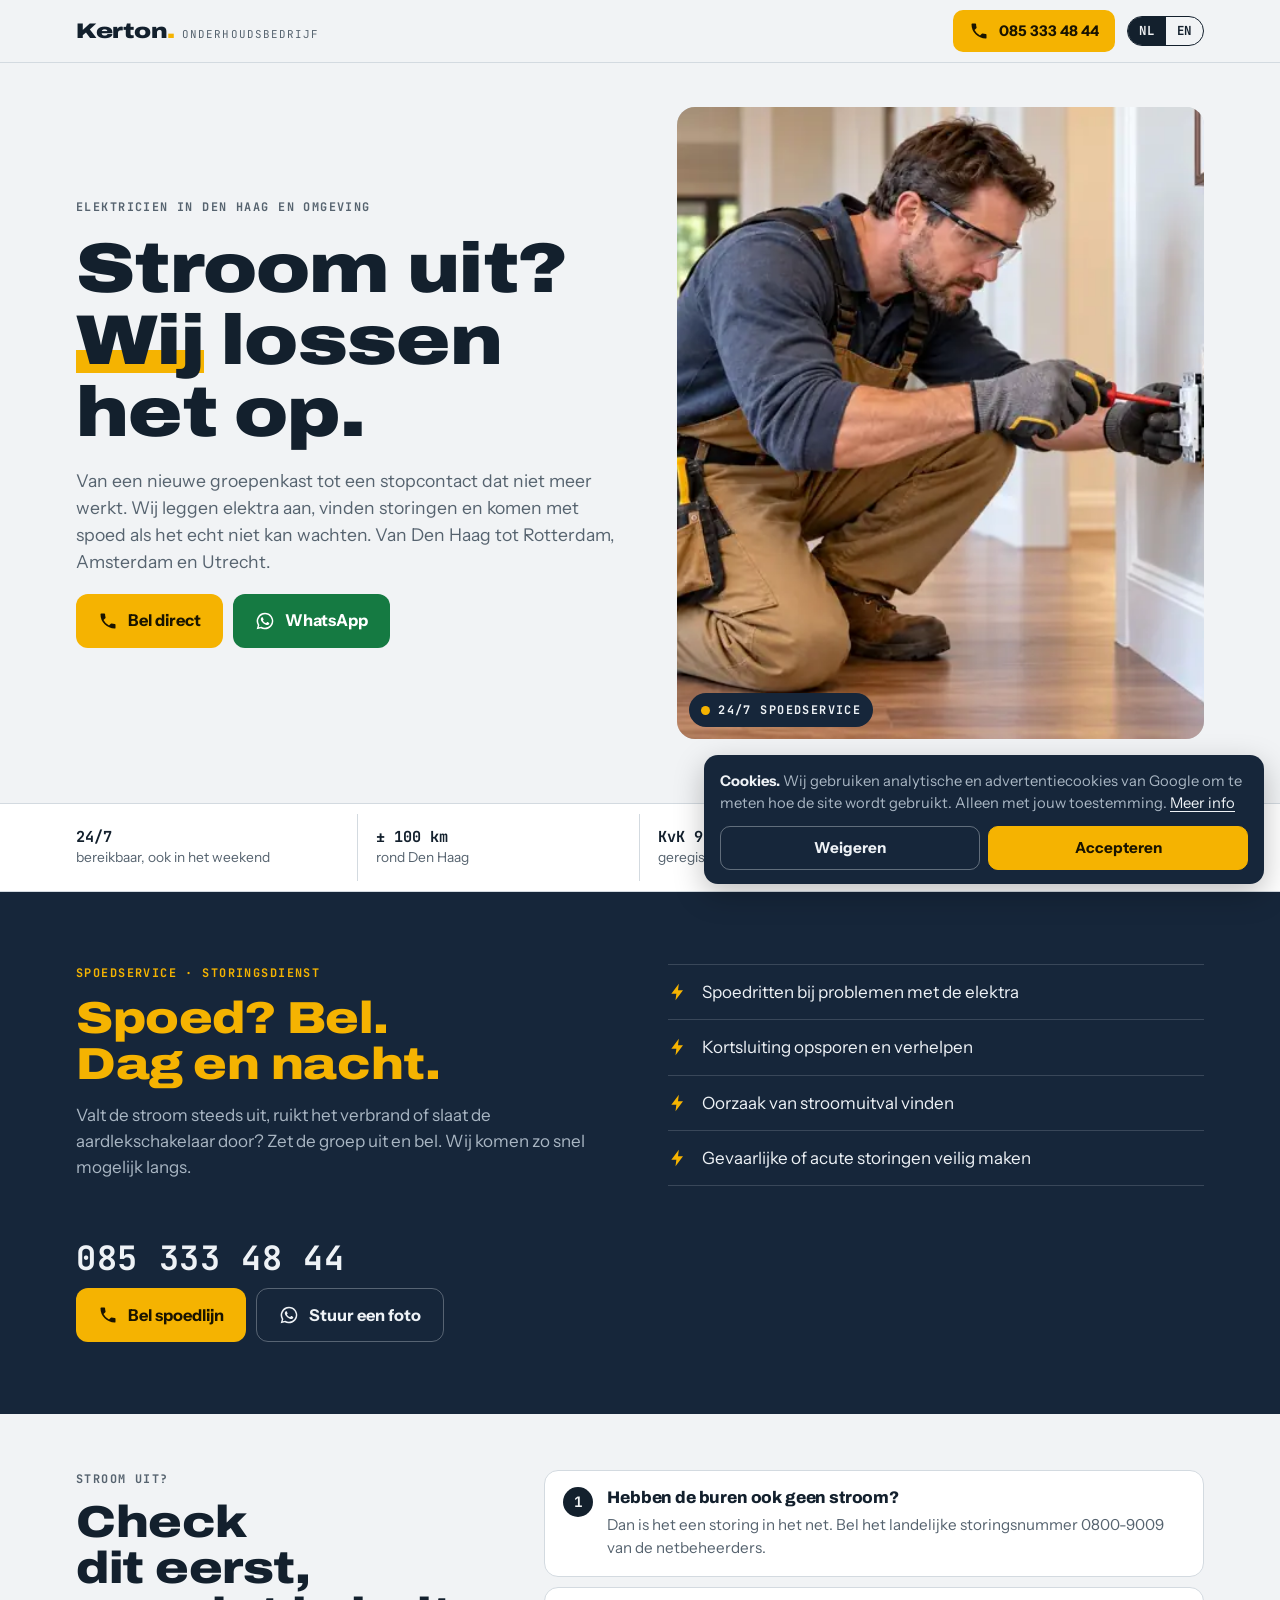
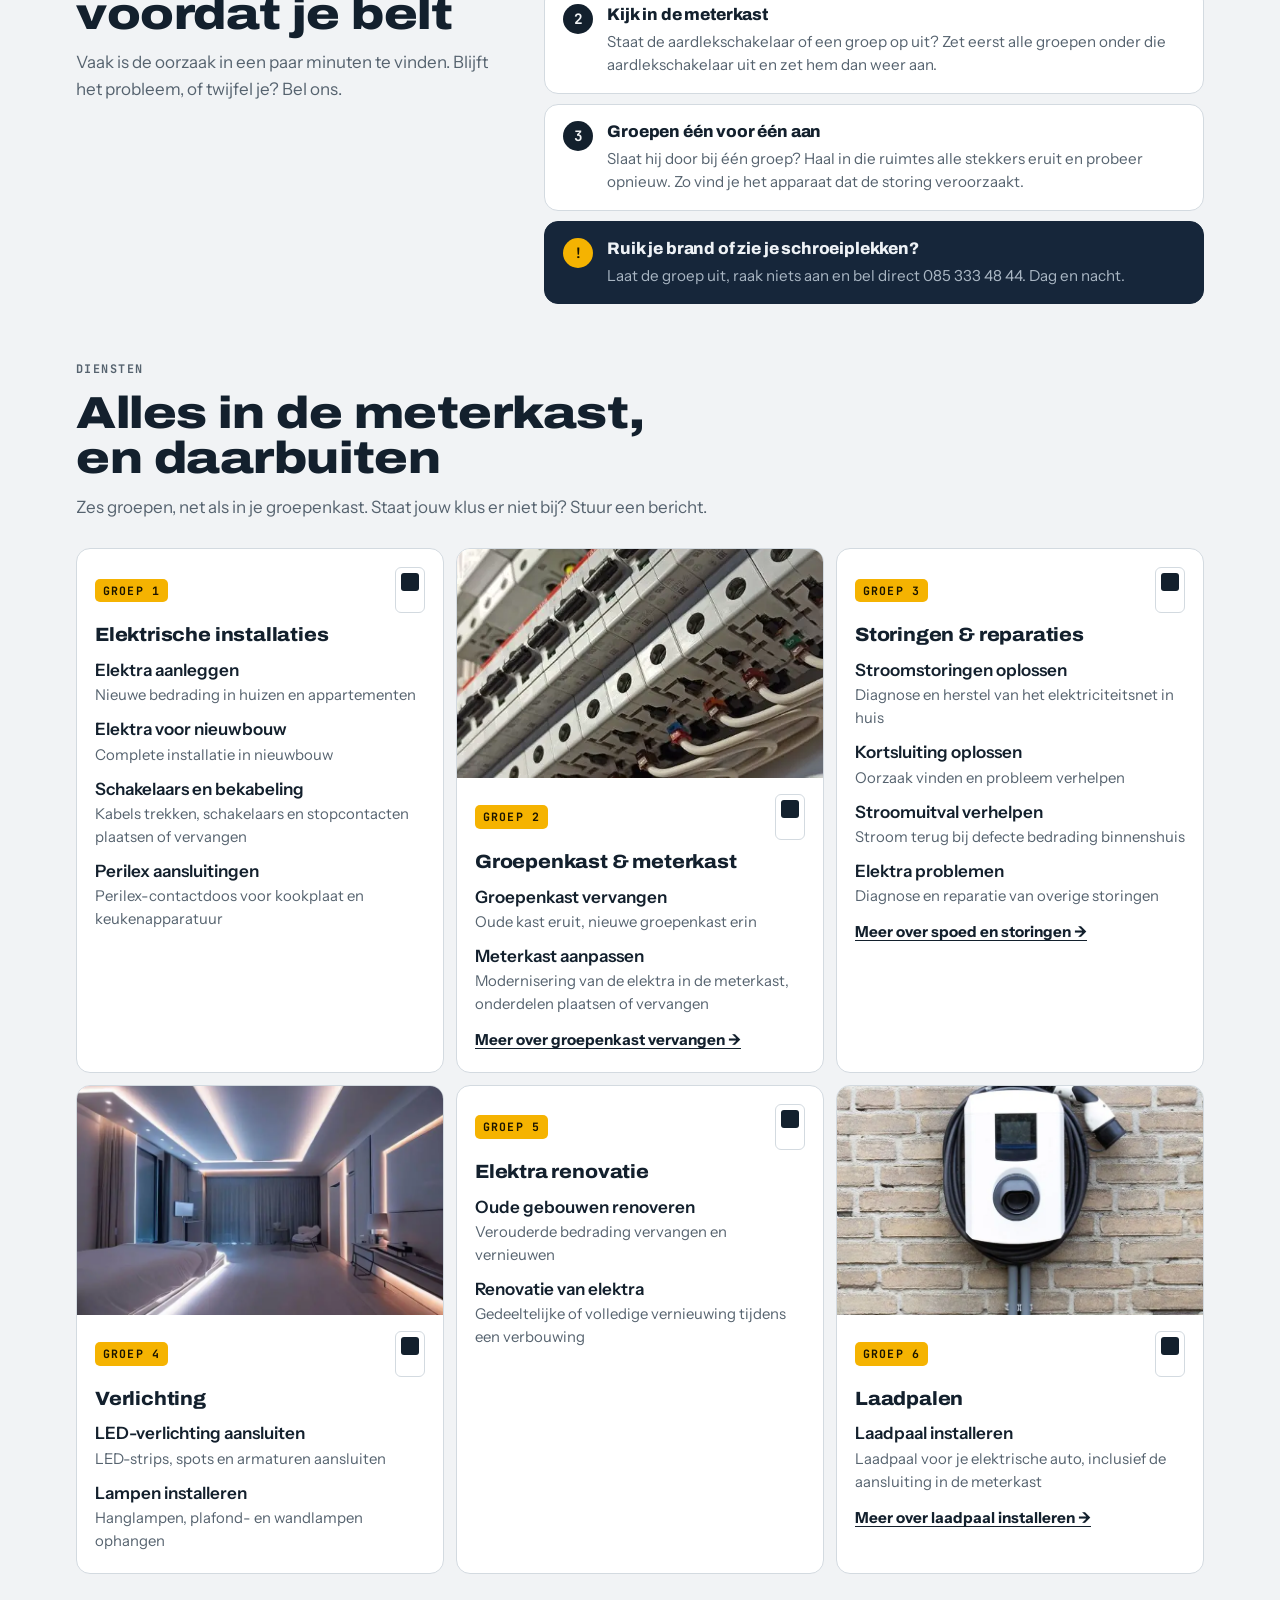
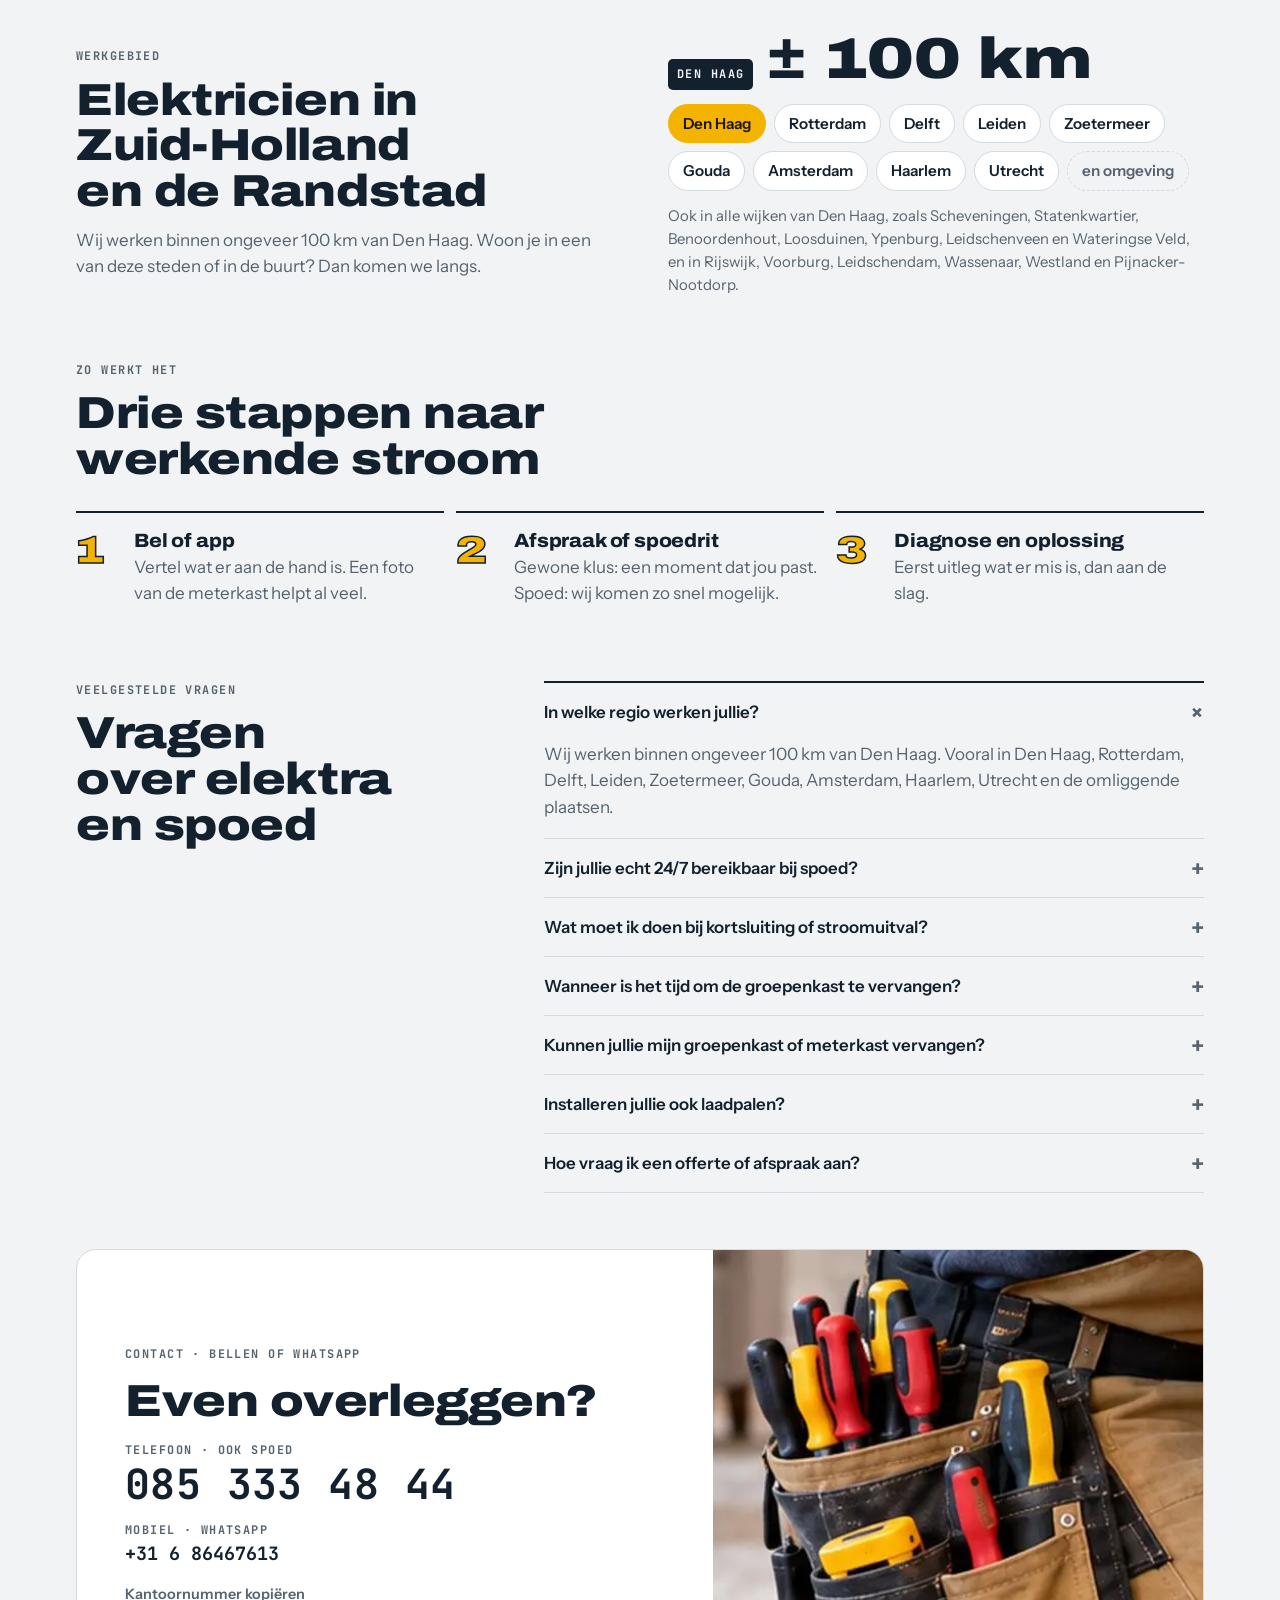
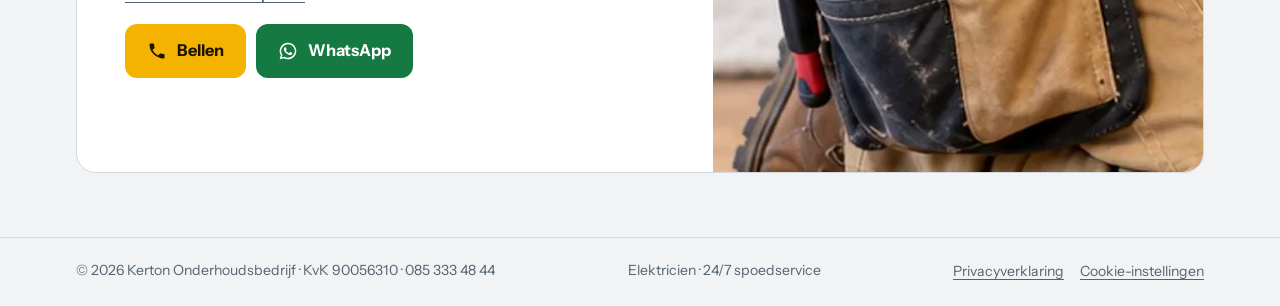
<file: index.html>
<!doctype html>
<html lang="nl">
<head>
<meta charset="utf-8">
<script>
window.dataLayer=window.dataLayer||[];function gtag(){dataLayer.push(arguments);}
gtag('consent','default',{ad_storage:'denied',ad_user_data:'denied',ad_personalization:'denied',analytics_storage:'denied',functionality_storage:'granted',security_storage:'granted',wait_for_update:500});
gtag('set','ads_data_redaction',true);
try{if(localStorage.getItem('kerton-consent')==='granted'){gtag('consent','update',{ad_storage:'granted',ad_user_data:'granted',ad_personalization:'granted',analytics_storage:'granted'});}}catch(e){}
</script>
<script async src="https://www.googletagmanager.com/gtag/js?id=G-FKY0PTZJH2"></script>
<script>gtag('js',new Date());gtag('config','G-FKY0PTZJH2');</script>
<meta name="viewport" content="width=device-width, initial-scale=1, viewport-fit=cover">
<title>Elektricien Den Haag, Rotterdam &amp; Randstad · 24/7 spoed | Kerton</title>
<meta name="description" content="Elektricien in Den Haag, Rotterdam, Delft, Leiden, Zoetermeer, Gouda, Amsterdam, Haarlem, Utrecht en omgeving. Groepenkast, storingen, verlichting, laadpalen. 24/7 spoed: 085 333 48 44.">
<link rel="canonical" href="https://kertonelektra.nl/">
<link rel="alternate" hreflang="nl" href="https://kertonelektra.nl/">
<link rel="alternate" hreflang="en" href="https://kertonelektra.nl/en/">
<link rel="alternate" hreflang="x-default" href="https://kertonelektra.nl/">
<meta name="robots" content="index,follow,max-image-preview:large">
<meta name="theme-color" content="#16263A">
<meta property="og:type" content="website">
<meta property="og:site_name" content="Kerton Onderhoudsbedrijf">
<meta property="og:locale" content="nl_NL">
<meta property="og:url" content="https://kertonelektra.nl/">
<meta property="og:title" content="Kerton Onderhoudsbedrijf · Elektricien Den Haag en omgeving">
<meta property="og:description" content="Installaties, groepenkasten, storingen, verlichting en laadpalen. 24/7 spoedservice binnen ±100 km van Den Haag.">
<meta property="og:image" content="https://kertonelektra.nl/images/hero.jpg">
<meta property="og:image:width" content="1400"><meta property="og:image:height" content="933">
<meta name="twitter:card" content="summary_large_image">
<link rel="preload" as="image" href="images/hero-800.webp" imagesrcset="images/hero-800.webp 800w, images/hero.webp 1400w" imagesizes="(min-width: 860px) 560px, 100vw">
<script type="application/ld+json">{"@context": "https://schema.org", "@graph": [{"@type": "Electrician", "@id": "https://kertonelektra.nl/#business", "name": "Kerton Onderhoudsbedrijf", "alternateName": "Kerton Elektra", "url": "https://kertonelektra.nl/", "description": "Installaties, groepenkasten, storingen, verlichting en laadpalen. 24/7 spoedservice binnen ±100 km van Den Haag.", "telephone": "+31853334844", "image": "https://kertonelektra.nl/images/hero.jpg", "priceRange": "€€", "identifier": {"@type": "PropertyValue", "propertyID": "KvK", "value": "90056310"}, "address": {"@type": "PostalAddress", "addressLocality": "Den Haag", "addressRegion": "Zuid-Holland", "addressCountry": "NL"}, "openingHoursSpecification": {"@type": "OpeningHoursSpecification", "dayOfWeek": ["Monday", "Tuesday", "Wednesday", "Thursday", "Friday", "Saturday", "Sunday"], "opens": "00:00", "closes": "23:59"}, "areaServed": [{"@type": "City", "name": "Den Haag"}, {"@type": "City", "name": "Rotterdam"}, {"@type": "City", "name": "Delft"}, {"@type": "City", "name": "Leiden"}, {"@type": "City", "name": "Zoetermeer"}, {"@type": "City", "name": "Gouda"}, {"@type": "City", "name": "Amsterdam"}, {"@type": "City", "name": "Haarlem"}, {"@type": "City", "name": "Utrecht"}, {"@type": "GeoCircle", "geoMidpoint": {"@type": "GeoCoordinates", "latitude": 52.0705, "longitude": 4.3007}, "geoRadius": "100000"}], "contactPoint": [{"@type": "ContactPoint", "telephone": "+31853334844", "contactType": "emergency", "availableLanguage": ["nl", "en"], "hoursAvailable": {"@type": "OpeningHoursSpecification", "opens": "00:00", "closes": "23:59"}}, {"@type": "ContactPoint", "telephone": "+31686467613", "contactType": "customer service", "availableLanguage": ["nl", "en"]}], "knowsLanguage": ["nl", "en"], "hasOfferCatalog": {"@type": "OfferCatalog", "name": "Diensten", "itemListElement": [{"@type": "Offer", "itemOffered": {"@type": "Service", "name": "Elektra aanleggen"}}, {"@type": "Offer", "itemOffered": {"@type": "Service", "name": "Elektra voor nieuwbouw"}}, {"@type": "Offer", "itemOffered": {"@type": "Service", "name": "Schakelaars en bekabeling"}}, {"@type": "Offer", "itemOffered": {"@type": "Service", "name": "Perilex aansluitingen"}}, {"@type": "Offer", "itemOffered": {"@type": "Service", "name": "Groepenkast vervangen"}}, {"@type": "Offer", "itemOffered": {"@type": "Service", "name": "Meterkast aanpassen"}}, {"@type": "Offer", "itemOffered": {"@type": "Service", "name": "Stroomstoringen oplossen"}}, {"@type": "Offer", "itemOffered": {"@type": "Service", "name": "Kortsluiting oplossen"}}, {"@type": "Offer", "itemOffered": {"@type": "Service", "name": "Stroomuitval verhelpen"}}, {"@type": "Offer", "itemOffered": {"@type": "Service", "name": "LED-verlichting aansluiten"}}, {"@type": "Offer", "itemOffered": {"@type": "Service", "name": "Lampen installeren"}}, {"@type": "Offer", "itemOffered": {"@type": "Service", "name": "Elektra renovatie"}}, {"@type": "Offer", "itemOffered": {"@type": "Service", "name": "Laadpaal installeren"}}, {"@type": "Offer", "itemOffered": {"@type": "Service", "name": "24/7 spoed elektricien"}}]}}, {"@type": "WebPage", "@id": "https://kertonelektra.nl/", "url": "https://kertonelektra.nl/", "name": "Elektricien Den Haag, Rotterdam & Randstad · 24/7 spoed | Kerton", "inLanguage": "nl", "about": {"@id": "https://kertonelektra.nl/#business"}}, {"@type": "FAQPage", "@id": "https://kertonelektra.nl/#faq", "inLanguage": "nl", "mainEntity": [{"@type": "Question", "name": "In welke regio werken jullie?", "acceptedAnswer": {"@type": "Answer", "text": "Wij werken binnen ongeveer 100 km van Den Haag. Vooral in Den Haag, Rotterdam, Delft, Leiden, Zoetermeer, Gouda, Amsterdam, Haarlem, Utrecht en de omliggende plaatsen."}}, {"@type": "Question", "name": "Zijn jullie echt 24/7 bereikbaar bij spoed?", "acceptedAnswer": {"@type": "Answer", "text": "Ja. Bij stroomuitval, kortsluiting of een gevaarlijke situatie kun je dag en nacht bellen naar 085 333 48 44, ook in het weekend."}}, {"@type": "Question", "name": "Wat moet ik doen bij kortsluiting of stroomuitval?", "acceptedAnswer": {"@type": "Answer", "text": "Kijk in de meterkast of de aardlekschakelaar of een groep is uitgeschakeld. Schakelt hij direct weer uit, ruik je iets verbrands of zie je schade? Laat de groep uit, raak niets aan en bel ons."}}, {"@type": "Question", "name": "Wanneer is het tijd om de groepenkast te vervangen?", "acceptedAnswer": {"@type": "Answer", "text": "Signalen zijn: de kast is ouder dan zo'n 25 jaar, er zitten nog schroefzekeringen in, er is geen of maar één aardlekschakelaar, groepen slaan regelmatig door, of je wilt een inductiekookplaat, laadpaal of warmtepomp aansluiten. Stuur een foto van je meterkast via WhatsApp, dan kijken we mee."}}, {"@type": "Question", "name": "Kunnen jullie mijn groepenkast of meterkast vervangen?", "acceptedAnswer": {"@type": "Answer", "text": "Ja. Wij vervangen oude groepenkasten door een nieuwe kast en passen de elektra in de meterkast aan, bijvoorbeeld voor een inductiekookplaat, Perilex-aansluiting of laadpaal."}}, {"@type": "Question", "name": "Installeren jullie ook laadpalen?", "acceptedAnswer": {"@type": "Answer", "text": "Ja. Wij plaatsen de laadpaal en verzorgen de aansluiting in de meterkast."}}, {"@type": "Question", "name": "Hoe vraag ik een offerte of afspraak aan?", "acceptedAnswer": {"@type": "Answer", "text": "Bel 085 333 48 44 of stuur een WhatsApp naar +31 6 86467613. Een foto van de meterkast of het probleem helpt ons om snel in te schatten wat er nodig is."}}]}]}</script>
<link rel="icon" href="data:image/svg+xml,%3Csvg xmlns=%27http://www.w3.org/2000/svg%27 viewBox=%270 0 24 24%27%3E%3Crect width=%2724%27 height=%2724%27 rx=%275%27 fill=%27%2316263A%27/%3E%3Cpath d=%27M13 3 5 14h6l-1 7 8-11h-6z%27 fill=%27%23F5B301%27/%3E%3C/svg%3E">
<link rel="preconnect" href="https://fonts.googleapis.com">
<link rel="preconnect" href="https://fonts.gstatic.com" crossorigin>
<link rel="stylesheet" href="https://fonts.googleapis.com/css2?family=Archivo:wdth,wght@100..125,600..900&family=Instrument+Sans:wght@400;500;600&family=JetBrains+Mono:wght@500;700&display=swap">
<link rel="stylesheet" href="assets/site.css">
</head>
<body>

<div data-lang="nl" id="app">
<svg aria-hidden="true" height="0" style="position:absolute" width="0">
<symbol id="i-phone" viewbox="0 0 24 24"><path d="M6.6 10.8a15.2 15.2 0 0 0 6.6 6.6l2.2-2.2a1 1 0 0 1 1-.25c1.1.37 2.3.57 3.6.57a1 1 0 0 1 1 1V20a1 1 0 0 1-1 1A17 17 0 0 1 3 4a1 1 0 0 1 1-1h3.5a1 1 0 0 1 1 1c0 1.25.2 2.45.57 3.57a1 1 0 0 1-.25 1z" fill="currentColor"></path></symbol>
<symbol id="i-wa" viewbox="0 0 24 24"><path d="M12 2a10 10 0 0 0-8.6 15.1L2 22l5-1.3A10 10 0 1 0 12 2m0 18.2a8.2 8.2 0 0 1-4.2-1.2l-.3-.2-3 .8.8-2.9-.2-.3A8.2 8.2 0 1 1 12 20.2m4.5-6.1c-.25-.12-1.47-.72-1.7-.8s-.39-.13-.56.12-.64.8-.78.97-.29.19-.54.06a6.7 6.7 0 0 1-3.3-2.9c-.25-.43.25-.4.71-1.33a.45.45 0 0 0-.02-.42c-.06-.12-.56-1.35-.77-1.85s-.4-.42-.56-.43h-.48a.92.92 0 0 0-.67.31 2.8 2.8 0 0 0-.87 2.08 4.9 4.9 0 0 0 1.02 2.58 11.1 11.1 0 0 0 4.27 3.77c1.58.68 2.2.74 3 .62a2.55 2.55 0 0 0 1.67-1.18 2.07 2.07 0 0 0 .15-1.18c-.07-.1-.23-.17-.48-.29" fill="currentColor"></path></symbol>
<symbol id="i-bolt" viewbox="0 0 24 24"><path d="M13 2 4 14h6l-1 8 9-12h-6z" fill="currentColor"></path></symbol>
</svg>
<header>
<div class="wrap bar">
<a aria-label="Kerton Onderhoudsbedrijf" class="logo" href="./">
<b>Kerton<i>.</i></b><span class="logo-sub">Onderhoudsbedrijf</span>
</a>
<a class="btn btn-volt btn-sm hcall" href="tel:+31853334844"><svg><use href="#i-phone"></use></svg>085 333 48 44</a>
<nav aria-label="Taal / Language" class="lang"><a aria-current="page" href="./" hreflang="nl">NL</a><a href="en/" hreflang="en">EN</a></nav>
</div>
</header>
<main id="top">
<section class="hero">
<div class="wrap hero-grid">
<div class="hero-photo">
<img alt="Elektricien installeert een wandcontactdoos" fetchpriority="high" height="933" sizes="(min-width: 860px) 560px, 100vw" src="images/hero.webp" srcset="images/hero-800.webp 800w, images/hero.webp 1400w" width="1400"/>
<div class="live label"><span>24/7 spoedservice</span></div>
</div>
<div class="hero-copy">
<h1 class="label eyebrow"><span>Elektricien in Den Haag en omgeving</span></h1>
<p class="display"><span>Stroom uit? <em>Wij</em> lossen het op.</span></p>
<p class="lede"><span>Van een nieuwe groepenkast tot een stopcontact dat niet meer werkt. Wij leggen elektra aan, vinden storingen en komen met spoed als het echt niet kan wachten. Van Den Haag tot Rotterdam, Amsterdam en Utrecht.</span></p>
<div class="ctas">
<a class="btn btn-volt" href="tel:+31853334844"><svg><use href="#i-phone"></use></svg><span>Bel direct</span></a>
<a class="btn btn-wa wa-link" href="https://wa.me/31686467613?text=Hallo%2C%20ik%20heb%20een%20vraag%20over%20elektra.%20Ik%20stuur%20een%20foto%20mee%3A" rel="noopener" target="_blank"><svg><use href="#i-wa"></use></svg>WhatsApp</a>
</div>
</div>
</div>
</section>
<section aria-label="Kerton" class="trust">
<ul class="wrap trust-list">
<li><b>24/7</b><span>bereikbaar, ook in het weekend</span></li>
<li><b>± 100 km</b><span>rond Den Haag</span></li>
<li><b>KvK 90056310</b><span>geregistreerd bedrijf</span></li>
<li><b>Foto via WhatsApp</b><span>wij denken vooraf mee</span></li>
</ul>
</section>
<section class="spoed" id="spoed">
<div class="wrap">
<div class="spoed-intro">
<p class="label"><span>Spoedservice · storingsdienst</span></p>
<h2><span>Spoed? Bel. <span>Dag en nacht.</span></span></h2>
<p><span>Valt de stroom steeds uit, ruikt het verbrand of slaat de aardlekschakelaar door? Zet de groep uit en bel. Wij komen zo snel mogelijk langs.</span></p>
</div>
<ul>
<li><svg><use href="#i-bolt"></use></svg><span>Spoedritten bij problemen met de elektra</span></li>
<li><svg><use href="#i-bolt"></use></svg><span>Kortsluiting opsporen en verhelpen</span></li>
<li><svg><use href="#i-bolt"></use></svg><span>Oorzaak van stroomuitval vinden</span></li>
<li><svg><use href="#i-bolt"></use></svg><span>Gevaarlijke of acute storingen veilig maken</span></li>
</ul>
<div class="spoed-call">
<p class="spoed-num">085 333 48 44</p>
<div class="ctas">
<a class="btn btn-volt" href="tel:+31853334844"><svg><use href="#i-phone"></use></svg><span>Bel spoedlijn</span></a>
<a class="btn btn-ghost wa-link" href="https://wa.me/31686467613?text=Hallo%2C%20ik%20heb%20een%20vraag%20over%20elektra.%20Ik%20stuur%20een%20foto%20mee%3A" rel="noopener" target="_blank"><svg><use href="#i-wa"></use></svg><span>Stuur een foto</span></a>
</div>
</div>
</div>
</section>
<section class="check" id="stroom-uit">
<div class="wrap check-grid">
<div class="sec-head">
<p class="label"><span>Stroom uit?</span></p>
<h2><span>Check dit eerst, voordat je belt</span></h2>
<p><span>Vaak is de oorzaak in een paar minuten te vinden. Blijft het probleem, of twijfel je? Bel ons.</span></p>
</div>
<ol class="check-steps">
<li><h3><span>Hebben de buren ook geen stroom?</span></h3><p><span>Dan is het een storing in het net. Bel het landelijke storingsnummer 0800-9009 van de netbeheerders.</span></p></li>
<li><h3><span>Kijk in de meterkast</span></h3><p><span>Staat de aardlekschakelaar of een groep op uit? Zet eerst alle groepen onder die aardlekschakelaar uit en zet hem dan weer aan.</span></p></li>
<li><h3><span>Groepen één voor één aan</span></h3><p><span>Slaat hij door bij één groep? Haal in die ruimtes alle stekkers eruit en probeer opnieuw. Zo vind je het apparaat dat de storing veroorzaakt.</span></p></li>
<li class="warn"><h3><span>Ruik je brand of zie je schroeiplekken?</span></h3><p><span>Laat de groep uit, raak niets aan en bel direct 085 333 48 44. Dag en nacht.</span></p></li>
</ol>
</div>
</section>
<section class="services" id="diensten">
<div class="wrap">
<div class="sec-head">
<p class="label"><span>Diensten</span></p>
<h2><span>Alles in de meterkast, en daarbuiten</span></h2>
<p><span>Zes groepen, net als in je groepenkast. Staat jouw klus er niet bij? Stuur een bericht.</span></p>
</div>
<div class="kast">
<article class="groep">
<div class="groep-top"><span class="tag"><span>Groep 1</span></span><span aria-hidden="true" class="switch"></span></div>
<h3><span>Elektrische installaties</span></h3>
<ul>
<li><b>Elektra aanleggen</b><span>Nieuwe bedrading in huizen en appartementen</span></li>
<li><b>Elektra voor nieuwbouw</b><span>Complete installatie in nieuwbouw</span></li>
<li><b>Schakelaars en bekabeling</b><span>Kabels trekken, schakelaars en stopcontacten plaatsen of vervangen</span></li>
<li><b>Perilex aansluitingen</b><span>Perilex-contactdoos voor kookplaat en keukenapparatuur</span></li>
</ul>
</article>
<article class="groep">
<div class="groep-photo"><img alt="Groepenkast met installatieautomaten" height="900" loading="lazy" src="images/panel.webp" width="506"/></div>
<div class="groep-top"><span class="tag"><span>Groep 2</span></span><span aria-hidden="true" class="switch"></span></div>
<h3><span>Groepenkast &amp; meterkast</span></h3>
<ul>
<li><b>Groepenkast vervangen</b><span>Oude kast eruit, nieuwe groepenkast erin</span></li>
<li><b>Meterkast aanpassen</b><span>Modernisering van de elektra in de meterkast, onderdelen plaatsen of vervangen</span></li>
</ul>
<a class="more-link" href="/groepenkast-vervangen/">Meer over groepenkast vervangen →</a>
</article>
<article class="groep">
<div class="groep-top"><span class="tag"><span>Groep 3</span></span><span aria-hidden="true" class="switch"></span></div>
<h3><span>Storingen &amp; reparaties</span></h3>
<ul>
<li><b>Stroomstoringen oplossen</b><span>Diagnose en herstel van het elektriciteitsnet in huis</span></li>
<li><b>Kortsluiting oplossen</b><span>Oorzaak vinden en probleem verhelpen</span></li>
<li><b>Stroomuitval verhelpen</b><span>Stroom terug bij defecte bedrading binnenshuis</span></li>
<li><b>Elektra problemen</b><span>Diagnose en reparatie van overige storingen</span></li>
</ul>
<a class="more-link" href="/spoed-elektricien/">Meer over spoed en storingen →</a>
</article>
<article class="groep">
<div class="groep-photo"><img alt="Slaapkamer met indirecte LED-verlichting" height="900" loading="lazy" src="images/led.webp" width="900"/></div>
<div class="groep-top"><span class="tag"><span>Groep 4</span></span><span aria-hidden="true" class="switch"></span></div>
<h3><span>Verlichting</span></h3>
<ul>
<li><b>LED-verlichting aansluiten</b><span>LED-strips, spots en armaturen aansluiten</span></li>
<li><b>Lampen installeren</b><span>Hanglampen, plafond- en wandlampen ophangen</span></li>
</ul>
</article>
<article class="groep">
<div class="groep-top"><span class="tag"><span>Groep 5</span></span><span aria-hidden="true" class="switch"></span></div>
<h3><span>Elektra renovatie</span></h3>
<ul>
<li><b>Oude gebouwen renoveren</b><span>Verouderde bedrading vervangen en vernieuwen</span></li>
<li><b>Renovatie van elektra</b><span>Gedeeltelijke of volledige vernieuwing tijdens een verbouwing</span></li>
</ul>
</article>
<article class="groep">
<div class="groep-photo"><img alt="Laadpaal aan een bakstenen gevel" height="832" loading="lazy" src="images/laadpaal.webp" width="900"/></div>
<div class="groep-top"><span class="tag"><span>Groep 6</span></span><span aria-hidden="true" class="switch"></span></div>
<h3><span>Laadpalen</span></h3>
<ul>
<li><b>Laadpaal installeren</b><span>Laadpaal voor je elektrische auto, inclusief de aansluiting in de meterkast</span></li>
</ul>
<a class="more-link" href="/laadpaal-installeren/">Meer over laadpaal installeren →</a>
</article>
</div>
</div>
</section>
<section class="area" id="werkgebied">
<div class="wrap area-grid">
<div class="sec-head">
<p class="label"><span>Werkgebied</span></p>
<h2><span>Elektricien in Zuid-Holland en de Randstad</span></h2>
<p><span>Wij werken binnen ongeveer 100 km van Den Haag. Woon je in een van deze steden of in de buurt? Dan komen we langs.</span></p>
</div>
<div class="area-list">
<p class="radius"><span class="label">Den Haag</span><b>± 100 km</b></p>
<ul class="cities"><li>Den Haag</li><li>Rotterdam</li><li>Delft</li><li>Leiden</li><li>Zoetermeer</li><li>Gouda</li><li>Amsterdam</li><li>Haarlem</li><li>Utrecht</li><li class="more"><span>en omgeving</span></li></ul>
<p class="near"><span>Ook in alle wijken van Den Haag, zoals Scheveningen, Statenkwartier, Benoordenhout, Loosduinen, Ypenburg, Leidschenveen en Wateringse Veld, en in Rijswijk, Voorburg, Leidschendam, Wassenaar, Westland en Pijnacker-Nootdorp.</span></p>
</div>
</div>
</section>
<section class="steps">
<div class="wrap">
<div class="sec-head">
<p class="label"><span>Zo werkt het</span></p>
<h2><span>Drie stappen naar werkende stroom</span></h2>
</div>
<ol>
<li><h3><span>Bel of app</span></h3><p><span>Vertel wat er aan de hand is. Een foto van de meterkast helpt al veel.</span></p></li>
<li><h3><span>Afspraak of spoedrit</span></h3><p><span>Gewone klus: een moment dat jou past. Spoed: wij komen zo snel mogelijk.</span></p></li>
<li><h3><span>Diagnose en oplossing</span></h3><p><span>Eerst uitleg wat er mis is, dan aan de slag.</span></p></li>
</ol>
</div>
</section>
<section class="faq" id="faq">
<div class="wrap faq-grid">
<div class="sec-head">
<p class="label"><span>Veelgestelde vragen</span></p>
<h2><span>Vragen over elektra en spoed</span></h2>
</div>
<div class="qas">
<details class="qa" open="">
<summary><span>In welke regio werken jullie?</span></summary>
<p><span>Wij werken binnen ongeveer 100 km van Den Haag. Vooral in Den Haag, Rotterdam, Delft, Leiden, Zoetermeer, Gouda, Amsterdam, Haarlem, Utrecht en de omliggende plaatsen.</span></p>
</details>
<details class="qa">
<summary><span>Zijn jullie echt 24/7 bereikbaar bij spoed?</span></summary>
<p><span>Ja. Bij stroomuitval, kortsluiting of een gevaarlijke situatie kun je dag en nacht bellen naar 085 333 48 44, ook in het weekend.</span></p>
</details>
<details class="qa">
<summary><span>Wat moet ik doen bij kortsluiting of stroomuitval?</span></summary>
<p><span>Kijk in de meterkast of de aardlekschakelaar of een groep is uitgeschakeld. Schakelt hij direct weer uit, ruik je iets verbrands of zie je schade? Laat de groep uit, raak niets aan en bel ons.</span></p>
</details>
<details class="qa">
<summary><span>Wanneer is het tijd om de groepenkast te vervangen?</span></summary>
<p><span>Signalen zijn: de kast is ouder dan zo'n 25 jaar, er zitten nog schroefzekeringen in, er is geen of maar één aardlekschakelaar, groepen slaan regelmatig door, of je wilt een inductiekookplaat, laadpaal of warmtepomp aansluiten. Stuur een foto van je meterkast via WhatsApp, dan kijken we mee.</span></p>
</details>
<details class="qa">
<summary><span>Kunnen jullie mijn groepenkast of meterkast vervangen?</span></summary>
<p><span>Ja. Wij vervangen oude groepenkasten door een nieuwe kast en passen de elektra in de meterkast aan, bijvoorbeeld voor een inductiekookplaat, Perilex-aansluiting of laadpaal.</span></p>
</details>
<details class="qa">
<summary><span>Installeren jullie ook laadpalen?</span></summary>
<p><span>Ja. Wij plaatsen de laadpaal en verzorgen de aansluiting in de meterkast.</span></p>
</details>
<details class="qa">
<summary><span>Hoe vraag ik een offerte of afspraak aan?</span></summary>
<p><span>Bel 085 333 48 44 of stuur een WhatsApp naar +31 6 86467613. Een foto van de meterkast of het probleem helpt ons om snel in te schatten wat er nodig is.</span></p>
</details>
</div>
</div>
</section>

<section class="contact" id="contact">
<div class="wrap">
<div class="contact-card">
<div class="contact-body">
<p class="label"><span>Contact · bellen of WhatsApp</span></p>
<h2><span>Even overleggen?</span></h2>
<dl class="nums">
<div><dt class="label"><span>Telefoon · ook spoed</span></dt><dd class="bignum" id="num">085 333 48 44</dd></div>
<div><dt class="label"><span>Mobiel · WhatsApp</span></dt><dd class="midnum">+31 6 86467613</dd></div>
</dl>
<button class="copy" id="copy" type="button"><span>Kantoornummer kopiëren</span></button>
<div class="ctas">
<a class="btn btn-volt" href="tel:+31853334844"><svg><use href="#i-phone"></use></svg><span>Bellen</span></a>
<a class="btn btn-wa wa-link" href="https://wa.me/31686467613?text=Hallo%2C%20ik%20heb%20een%20vraag%20over%20elektra.%20Ik%20stuur%20een%20foto%20mee%3A" rel="noopener" target="_blank"><svg><use href="#i-wa"></use></svg>WhatsApp</a>
</div>
</div>
<div class="contact-photo"><img alt="Gereedschapsriem met schroevendraaiers" height="512" loading="lazy" src="images/tools.webp" width="480"/></div>
</div>
</div>
</section>
</main>
<footer>
<div class="wrap">
<span>© <span id="yr">2026</span> Kerton Onderhoudsbedrijf · KvK 90056310 · 085 333 48 44</span>
<span>Elektricien · 24/7 spoedservice</span>
<span class="foot-links"><a href="/privacyverklaring/">Privacyverklaring</a><button class="linkbtn" id="ck-open" type="button">Cookie-instellingen</button></span>
</div>
</footer>
<nav aria-label="Contact" class="callbar">
<a class="btn btn-volt" href="tel:+31853334844"><svg><use href="#i-phone"></use></svg><span>Bel spoed</span></a>
<a class="btn btn-wa wa-link" href="https://wa.me/31686467613?text=Hallo%2C%20ik%20heb%20een%20vraag%20over%20elektra.%20Ik%20stuur%20een%20foto%20mee%3A" rel="noopener" target="_blank"><svg><use href="#i-wa"></use></svg>WhatsApp</a>
</nav>
</div>
<script>(function(){document.getElementById('yr').textContent=new Date().getFullYear();var c=document.getElementById('copy');if(!c)return;c.addEventListener('click',function(){var lbl=c.innerHTML;function done(){c.textContent='Gekopieerd';setTimeout(function(){c.innerHTML=lbl},1600)}function sel(){var r=document.createRange();r.selectNodeContents(document.getElementById('num'));var w=getSelection();w.removeAllRanges();w.addRange(r)}try{navigator.clipboard.writeText('+31853334844').then(done,sel)}catch(e){sel()}})})();</script>

<div class="cookie" id="cookie" role="dialog" aria-live="polite" aria-label="Cookies" hidden>
  <p><b>Cookies.</b> Wij gebruiken analytische en advertentiecookies van Google om te meten hoe de site wordt gebruikt. Alleen met jouw toestemming. <a href="/privacyverklaring/">Meer info</a></p>
  <div class="cookie-btns"><button type="button" id="ck-no">Weigeren</button><button type="button" class="ok" id="ck-yes">Accepteren</button></div>
</div>
<script>
(function(){
  var b=document.getElementById('cookie'),k='kerton-consent',v=null;
  try{v=localStorage.getItem(k)}catch(e){}
  if(v!=='granted'&&v!=='denied')b.hidden=false;
  function set(x){try{localStorage.setItem(k,x)}catch(e){}
    var g=x==='granted'?'granted':'denied';
    gtag('consent','update',{ad_storage:g,ad_user_data:g,ad_personalization:g,analytics_storage:g});
    dataLayer.push({event:'consent_update',consent:x});b.hidden=true;}
  document.getElementById('ck-yes').onclick=function(){set('granted')};
  document.getElementById('ck-no').onclick=function(){set('denied')};
  document.addEventListener('click',function(e){
    var a=e.target.closest&&e.target.closest('a[href]');if(!a)return;var h=a.getAttribute('href');
    var where=a.closest('header')?'header':a.closest('.callbar')?'sticky_bar':a.closest('.spoed')?'spoed':a.closest('.contact')?'contact':a.closest('.hero')?'hero':'other';
    if(h.indexOf('tel:')===0){gtag('event','click_call',{link_location:where,transport_type:'beacon'});dataLayer.push({event:'click_call_gtm',link_location:where});}
    else if(h.indexOf('wa.me')>-1){gtag('event','click_whatsapp',{link_location:where,transport_type:'beacon'});dataLayer.push({event:'click_whatsapp_gtm',link_location:where});}
  });
})();
</script>
<script>(function(){var o=document.getElementById("ck-open"),b=document.getElementById("cookie");if(o&&b)o.addEventListener("click",function(){b.hidden=false;var y=document.getElementById("ck-yes");if(y)y.focus()})})();</script>
</body>
</html>
</file>
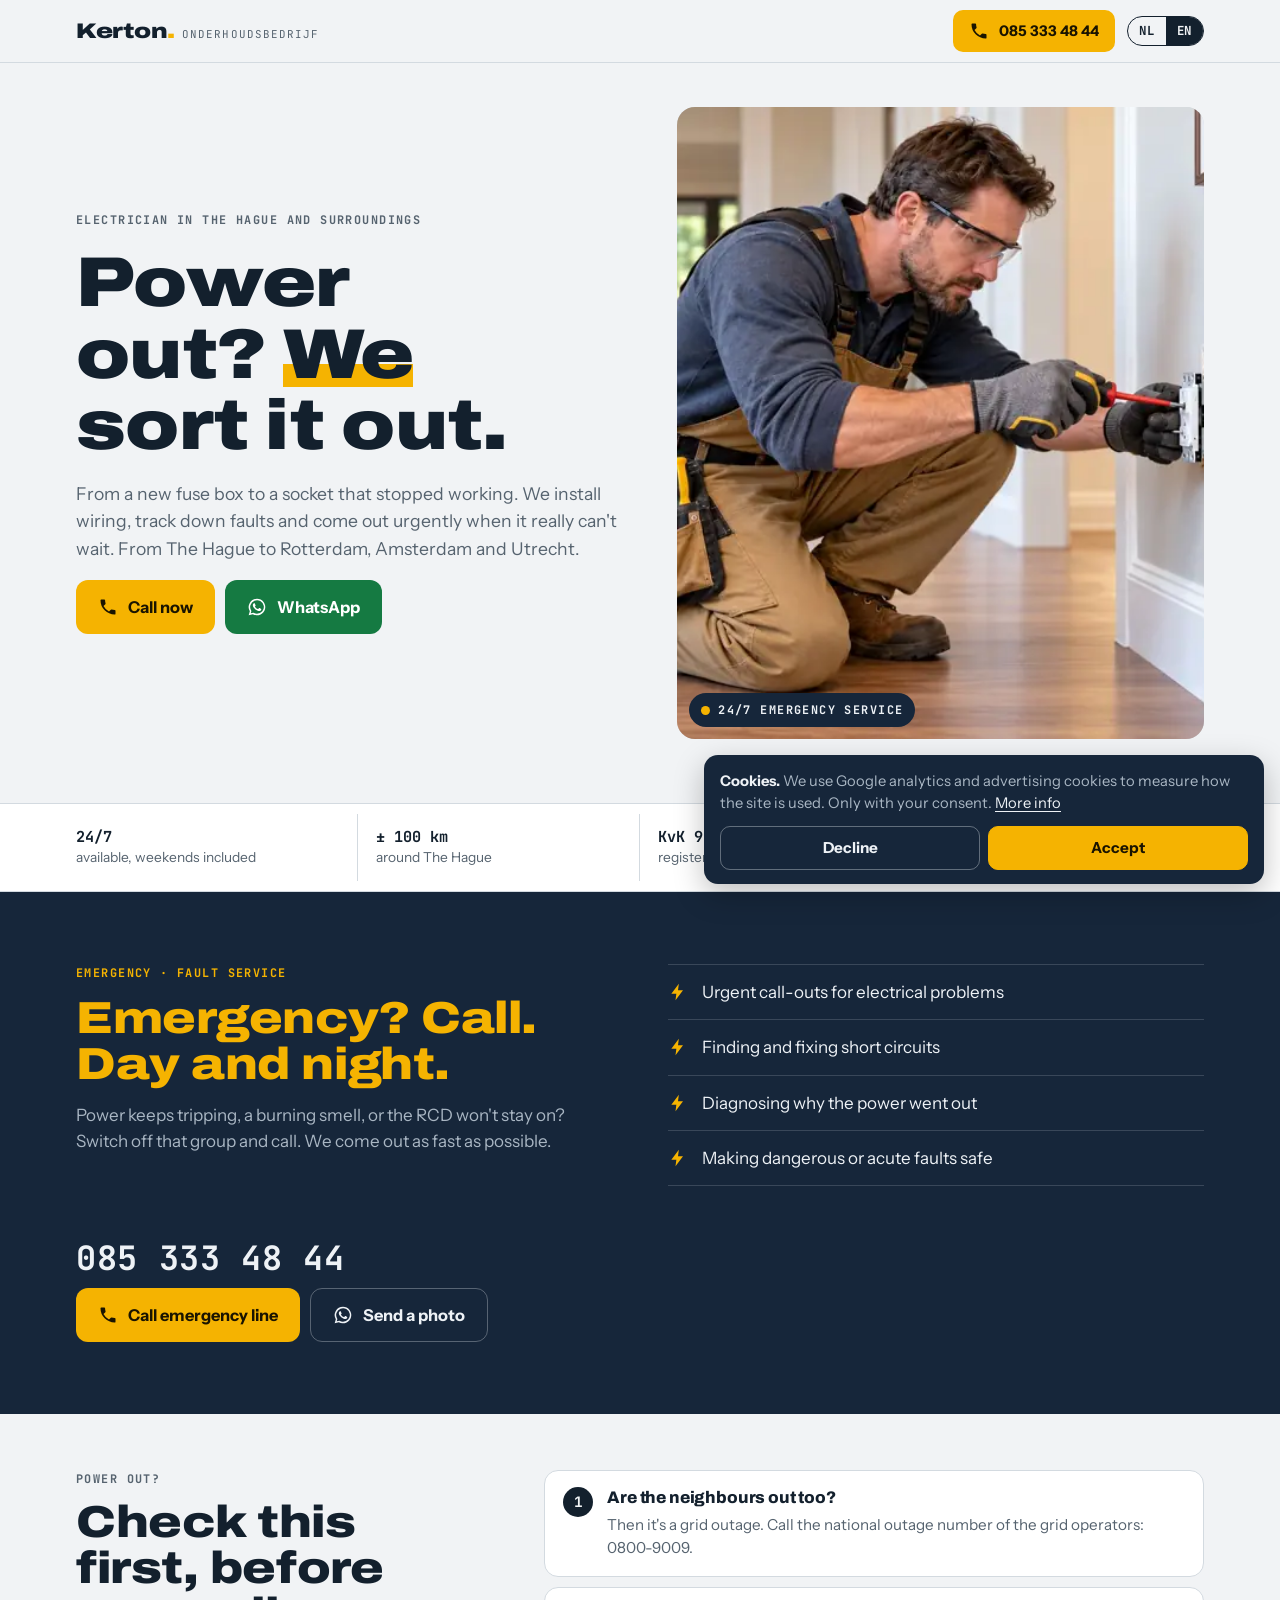
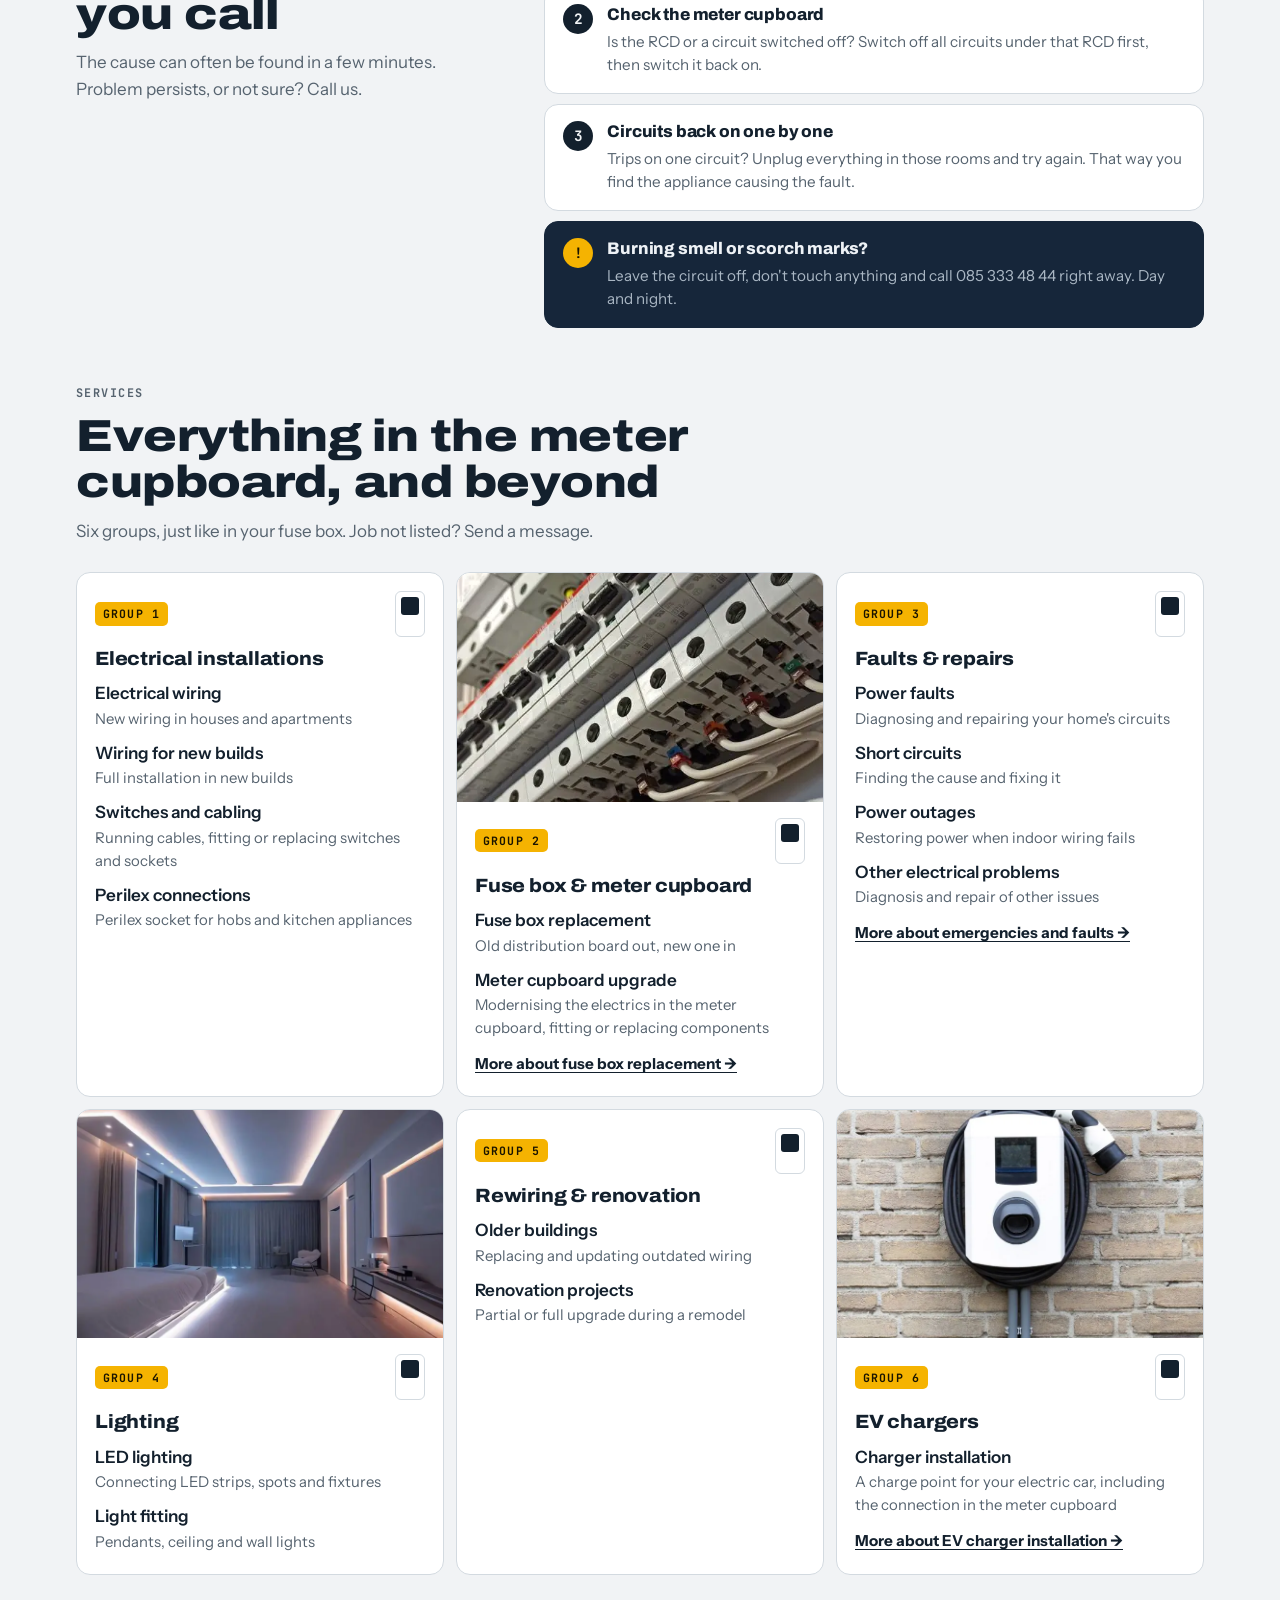
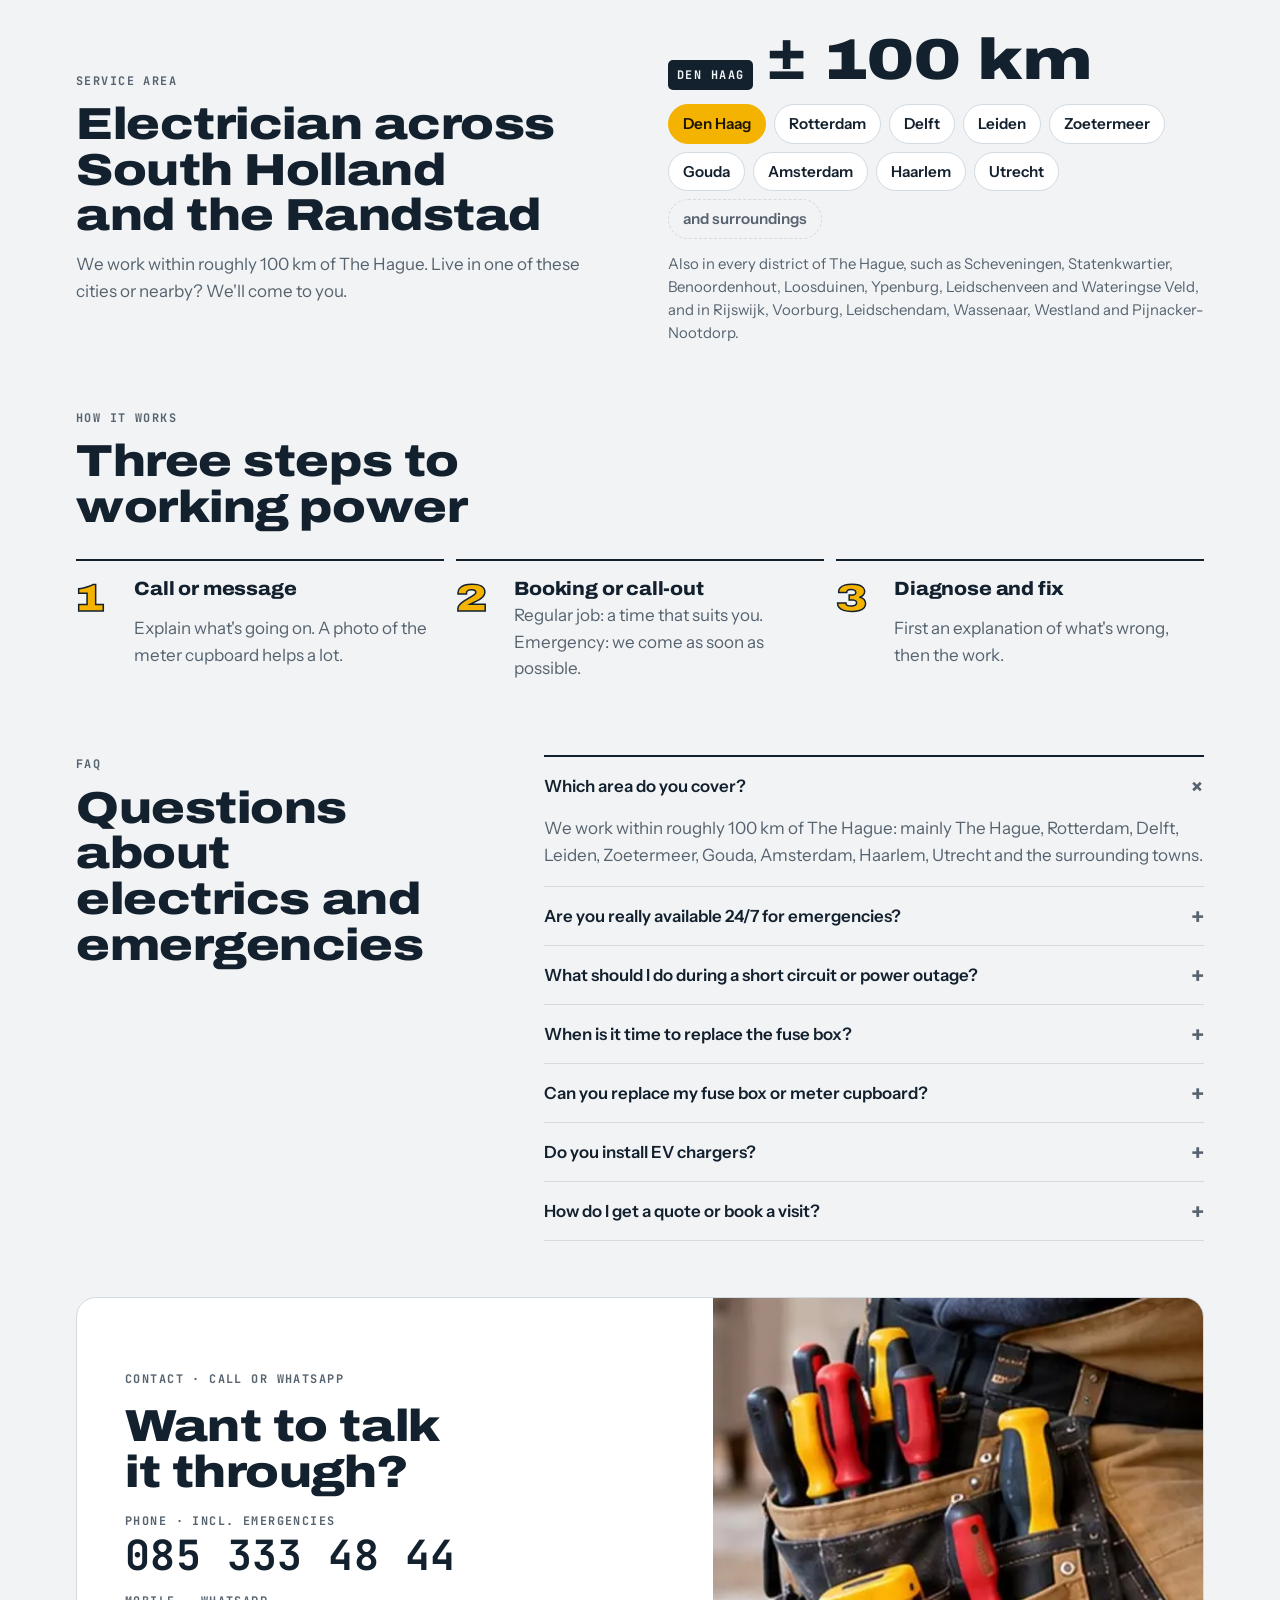
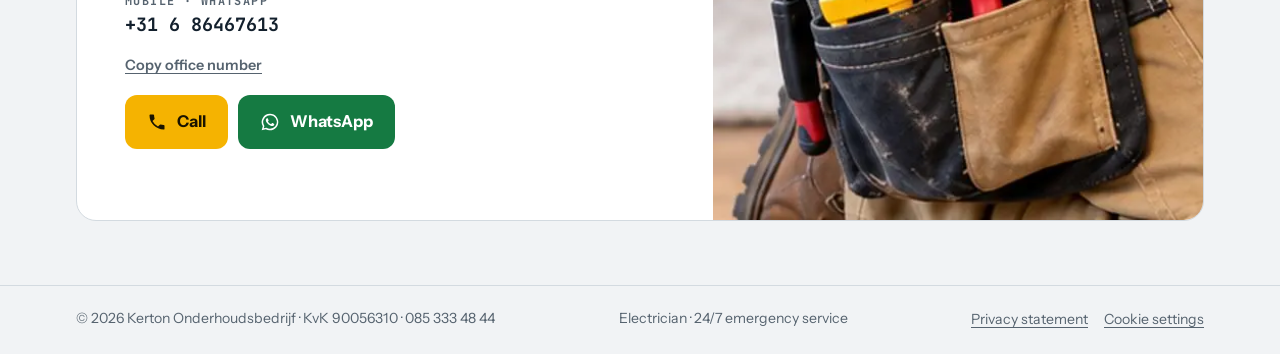
<file: en/index.html>
<!doctype html>
<html lang="en">
<head>
<meta charset="utf-8">
<script>
window.dataLayer=window.dataLayer||[];function gtag(){dataLayer.push(arguments);}
gtag('consent','default',{ad_storage:'denied',ad_user_data:'denied',ad_personalization:'denied',analytics_storage:'denied',functionality_storage:'granted',security_storage:'granted',wait_for_update:500});
gtag('set','ads_data_redaction',true);
try{if(localStorage.getItem('kerton-consent')==='granted'){gtag('consent','update',{ad_storage:'granted',ad_user_data:'granted',ad_personalization:'granted',analytics_storage:'granted'});}}catch(e){}
</script>
<script async src="https://www.googletagmanager.com/gtag/js?id=G-FKY0PTZJH2"></script>
<script>gtag('js',new Date());gtag('config','G-FKY0PTZJH2');</script>
<meta name="viewport" content="width=device-width, initial-scale=1, viewport-fit=cover">
<title>Electrician The Hague, Rotterdam &amp; Randstad · 24/7 emergency | Kerton</title>
<meta name="description" content="Electrician in The Hague, Rotterdam, Delft, Leiden, Zoetermeer, Gouda, Amsterdam, Haarlem, Utrecht and surroundings. Fuse boxes, faults, lighting, EV chargers. 24/7 emergency: 085 333 48 44.">
<link rel="canonical" href="https://kertonelektra.nl/en/">
<link rel="alternate" hreflang="nl" href="https://kertonelektra.nl/">
<link rel="alternate" hreflang="en" href="https://kertonelektra.nl/en/">
<link rel="alternate" hreflang="x-default" href="https://kertonelektra.nl/">
<meta name="robots" content="index,follow,max-image-preview:large">
<meta name="theme-color" content="#16263A">
<meta property="og:type" content="website">
<meta property="og:site_name" content="Kerton Onderhoudsbedrijf">
<meta property="og:locale" content="en_GB">
<meta property="og:url" content="https://kertonelektra.nl/en/">
<meta property="og:title" content="Kerton Onderhoudsbedrijf · Electrician in The Hague and surroundings">
<meta property="og:description" content="Installations, fuse boxes, faults, lighting and EV chargers. 24/7 emergency service within ±100 km of The Hague.">
<meta property="og:image" content="https://kertonelektra.nl/images/hero.jpg">
<meta property="og:image:width" content="1400"><meta property="og:image:height" content="933">
<meta name="twitter:card" content="summary_large_image">
<link rel="preload" as="image" href="../images/hero-800.webp" imagesrcset="../images/hero-800.webp 800w, ../images/hero.webp 1400w" imagesizes="(min-width: 860px) 560px, 100vw">
<script type="application/ld+json">{"@context": "https://schema.org", "@graph": [{"@type": "Electrician", "@id": "https://kertonelektra.nl/#business", "name": "Kerton Onderhoudsbedrijf", "alternateName": "Kerton Elektra", "url": "https://kertonelektra.nl/en/", "description": "Installations, fuse boxes, faults, lighting and EV chargers. 24/7 emergency service within ±100 km of The Hague.", "telephone": "+31853334844", "image": "https://kertonelektra.nl/images/hero.jpg", "priceRange": "€€", "identifier": {"@type": "PropertyValue", "propertyID": "KvK", "value": "90056310"}, "address": {"@type": "PostalAddress", "addressLocality": "Den Haag", "addressRegion": "Zuid-Holland", "addressCountry": "NL"}, "openingHoursSpecification": {"@type": "OpeningHoursSpecification", "dayOfWeek": ["Monday", "Tuesday", "Wednesday", "Thursday", "Friday", "Saturday", "Sunday"], "opens": "00:00", "closes": "23:59"}, "areaServed": [{"@type": "City", "name": "Den Haag"}, {"@type": "City", "name": "Rotterdam"}, {"@type": "City", "name": "Delft"}, {"@type": "City", "name": "Leiden"}, {"@type": "City", "name": "Zoetermeer"}, {"@type": "City", "name": "Gouda"}, {"@type": "City", "name": "Amsterdam"}, {"@type": "City", "name": "Haarlem"}, {"@type": "City", "name": "Utrecht"}, {"@type": "GeoCircle", "geoMidpoint": {"@type": "GeoCoordinates", "latitude": 52.0705, "longitude": 4.3007}, "geoRadius": "100000"}], "contactPoint": [{"@type": "ContactPoint", "telephone": "+31853334844", "contactType": "emergency", "availableLanguage": ["nl", "en"], "hoursAvailable": {"@type": "OpeningHoursSpecification", "opens": "00:00", "closes": "23:59"}}, {"@type": "ContactPoint", "telephone": "+31686467613", "contactType": "customer service", "availableLanguage": ["nl", "en"]}], "knowsLanguage": ["nl", "en"], "hasOfferCatalog": {"@type": "OfferCatalog", "name": "Services", "itemListElement": [{"@type": "Offer", "itemOffered": {"@type": "Service", "name": "Electrical wiring installation"}}, {"@type": "Offer", "itemOffered": {"@type": "Service", "name": "Wiring for new builds"}}, {"@type": "Offer", "itemOffered": {"@type": "Service", "name": "Switches and cabling"}}, {"@type": "Offer", "itemOffered": {"@type": "Service", "name": "Perilex connections"}}, {"@type": "Offer", "itemOffered": {"@type": "Service", "name": "Fuse box replacement"}}, {"@type": "Offer", "itemOffered": {"@type": "Service", "name": "Meter cupboard upgrade"}}, {"@type": "Offer", "itemOffered": {"@type": "Service", "name": "Power fault repair"}}, {"@type": "Offer", "itemOffered": {"@type": "Service", "name": "Short circuit repair"}}, {"@type": "Offer", "itemOffered": {"@type": "Service", "name": "Power outage repair"}}, {"@type": "Offer", "itemOffered": {"@type": "Service", "name": "LED lighting installation"}}, {"@type": "Offer", "itemOffered": {"@type": "Service", "name": "Light fitting"}}, {"@type": "Offer", "itemOffered": {"@type": "Service", "name": "Rewiring and renovation"}}, {"@type": "Offer", "itemOffered": {"@type": "Service", "name": "EV charger installation"}}, {"@type": "Offer", "itemOffered": {"@type": "Service", "name": "24/7 emergency electrician"}}]}}, {"@type": "WebPage", "@id": "https://kertonelektra.nl/en/", "url": "https://kertonelektra.nl/en/", "name": "Electrician The Hague, Rotterdam & Randstad · 24/7 emergency | Kerton", "inLanguage": "en", "about": {"@id": "https://kertonelektra.nl/#business"}}, {"@type": "FAQPage", "@id": "https://kertonelektra.nl/en/#faq", "inLanguage": "en", "mainEntity": [{"@type": "Question", "name": "Which area do you cover?", "acceptedAnswer": {"@type": "Answer", "text": "We work within roughly 100 km of The Hague: mainly The Hague, Rotterdam, Delft, Leiden, Zoetermeer, Gouda, Amsterdam, Haarlem, Utrecht and the surrounding towns."}}, {"@type": "Question", "name": "Are you really available 24/7 for emergencies?", "acceptedAnswer": {"@type": "Answer", "text": "Yes. For a power outage, short circuit or dangerous situation you can call 085 333 48 44 day and night, weekends included."}}, {"@type": "Question", "name": "What should I do during a short circuit or power outage?", "acceptedAnswer": {"@type": "Answer", "text": "Check the meter cupboard to see whether the RCD or a circuit has tripped. If it trips again straight away, you smell burning or see damage, leave that circuit off, don't touch anything and call us."}}, {"@type": "Question", "name": "When is it time to replace the fuse box?", "acceptedAnswer": {"@type": "Answer", "text": "Signs include: the board is older than about 25 years, it still has screw-in fuses, there is no RCD or only one, circuits trip regularly, or you want to connect an induction hob, EV charger or heat pump. Send a photo of your meter cupboard via WhatsApp and we'll take a look."}}, {"@type": "Question", "name": "Can you replace my fuse box or meter cupboard?", "acceptedAnswer": {"@type": "Answer", "text": "Yes. We replace old fuse boxes with a new distribution board and upgrade the electrics in the meter cupboard, for example for an induction hob, a Perilex connection or an EV charger."}}, {"@type": "Question", "name": "Do you install EV chargers?", "acceptedAnswer": {"@type": "Answer", "text": "Yes. We install the charger and take care of the connection in the meter cupboard."}}, {"@type": "Question", "name": "How do I get a quote or book a visit?", "acceptedAnswer": {"@type": "Answer", "text": "Call 085 333 48 44 or send a WhatsApp to +31 6 86467613. A photo of the meter cupboard or the problem helps us quickly see what's needed."}}]}]}</script>
<link rel="icon" href="data:image/svg+xml,%3Csvg xmlns=%27http://www.w3.org/2000/svg%27 viewBox=%270 0 24 24%27%3E%3Crect width=%2724%27 height=%2724%27 rx=%275%27 fill=%27%2316263A%27/%3E%3Cpath d=%27M13 3 5 14h6l-1 7 8-11h-6z%27 fill=%27%23F5B301%27/%3E%3C/svg%3E">
<link rel="preconnect" href="https://fonts.googleapis.com">
<link rel="preconnect" href="https://fonts.gstatic.com" crossorigin>
<link rel="stylesheet" href="https://fonts.googleapis.com/css2?family=Archivo:wdth,wght@100..125,600..900&family=Instrument+Sans:wght@400;500;600&family=JetBrains+Mono:wght@500;700&display=swap">
<link rel="stylesheet" href="../assets/site.css">
</head>
<body>

<div data-lang="en" id="app">
<svg aria-hidden="true" height="0" style="position:absolute" width="0">
<symbol id="i-phone" viewbox="0 0 24 24"><path d="M6.6 10.8a15.2 15.2 0 0 0 6.6 6.6l2.2-2.2a1 1 0 0 1 1-.25c1.1.37 2.3.57 3.6.57a1 1 0 0 1 1 1V20a1 1 0 0 1-1 1A17 17 0 0 1 3 4a1 1 0 0 1 1-1h3.5a1 1 0 0 1 1 1c0 1.25.2 2.45.57 3.57a1 1 0 0 1-.25 1z" fill="currentColor"></path></symbol>
<symbol id="i-wa" viewbox="0 0 24 24"><path d="M12 2a10 10 0 0 0-8.6 15.1L2 22l5-1.3A10 10 0 1 0 12 2m0 18.2a8.2 8.2 0 0 1-4.2-1.2l-.3-.2-3 .8.8-2.9-.2-.3A8.2 8.2 0 1 1 12 20.2m4.5-6.1c-.25-.12-1.47-.72-1.7-.8s-.39-.13-.56.12-.64.8-.78.97-.29.19-.54.06a6.7 6.7 0 0 1-3.3-2.9c-.25-.43.25-.4.71-1.33a.45.45 0 0 0-.02-.42c-.06-.12-.56-1.35-.77-1.85s-.4-.42-.56-.43h-.48a.92.92 0 0 0-.67.31 2.8 2.8 0 0 0-.87 2.08 4.9 4.9 0 0 0 1.02 2.58 11.1 11.1 0 0 0 4.27 3.77c1.58.68 2.2.74 3 .62a2.55 2.55 0 0 0 1.67-1.18 2.07 2.07 0 0 0 .15-1.18c-.07-.1-.23-.17-.48-.29" fill="currentColor"></path></symbol>
<symbol id="i-bolt" viewbox="0 0 24 24"><path d="M13 2 4 14h6l-1 8 9-12h-6z" fill="currentColor"></path></symbol>
</svg>
<header>
<div class="wrap bar">
<a aria-label="Kerton Onderhoudsbedrijf" class="logo" href="./">
<b>Kerton<i>.</i></b><span class="logo-sub">Onderhoudsbedrijf</span>
</a>
<a class="btn btn-volt btn-sm hcall" href="tel:+31853334844"><svg><use href="#i-phone"></use></svg>085 333 48 44</a>
<nav aria-label="Taal / Language" class="lang"><a href="../" hreflang="nl">NL</a><a aria-current="page" href="./" hreflang="en">EN</a></nav>
</div>
</header>
<main id="top">
<section class="hero">
<div class="wrap hero-grid">
<div class="hero-photo">
<img alt="Electrician installing a wall socket" fetchpriority="high" height="933" sizes="(min-width: 860px) 560px, 100vw" src="../images/hero.webp" srcset="../images/hero-800.webp 800w, ../images/hero.webp 1400w" width="1400"/>
<div class="live label"><span>24/7 emergency service</span></div>
</div>
<div class="hero-copy">
<h1 class="label eyebrow"><span>Electrician in The Hague and surroundings</span></h1>
<p class="display"><span>Power out? <em>We</em> sort it out.</span></p>
<p class="lede"><span>From a new fuse box to a socket that stopped working. We install wiring, track down faults and come out urgently when it really can't wait. From The Hague to Rotterdam, Amsterdam and Utrecht.</span></p>
<div class="ctas">
<a class="btn btn-volt" href="tel:+31853334844"><svg><use href="#i-phone"></use></svg><span>Call now</span></a>
<a class="btn btn-wa wa-link" href="https://wa.me/31686467613?text=Hi%2C%20I%20have%20a%20question%20about%20an%20electrical%20job.%20Sending%20a%20photo%3A" rel="noopener" target="_blank"><svg><use href="#i-wa"></use></svg>WhatsApp</a>
</div>
</div>
</div>
</section>
<section aria-label="Kerton" class="trust">
<ul class="wrap trust-list">
<li><b>24/7</b><span>available, weekends included</span></li>
<li><b>± 100 km</b><span>around The Hague</span></li>
<li><b>KvK 90056310</b><span>registered company</span></li>
<li><b>Photo via WhatsApp</b><span>we assess it upfront</span></li>
</ul>
</section>
<section class="spoed" id="spoed">
<div class="wrap">
<div class="spoed-intro">
<p class="label"><span>Emergency · fault service</span></p>
<h2><span>Emergency? Call. <span>Day and night.</span></span></h2>
<p><span>Power keeps tripping, a burning smell, or the RCD won't stay on? Switch off that group and call. We come out as fast as possible.</span></p>
</div>
<ul>
<li><svg><use href="#i-bolt"></use></svg><span>Urgent call-outs for electrical problems</span></li>
<li><svg><use href="#i-bolt"></use></svg><span>Finding and fixing short circuits</span></li>
<li><svg><use href="#i-bolt"></use></svg><span>Diagnosing why the power went out</span></li>
<li><svg><use href="#i-bolt"></use></svg><span>Making dangerous or acute faults safe</span></li>
</ul>
<div class="spoed-call">
<p class="spoed-num">085 333 48 44</p>
<div class="ctas">
<a class="btn btn-volt" href="tel:+31853334844"><svg><use href="#i-phone"></use></svg><span>Call emergency line</span></a>
<a class="btn btn-ghost wa-link" href="https://wa.me/31686467613?text=Hi%2C%20I%20have%20a%20question%20about%20an%20electrical%20job.%20Sending%20a%20photo%3A" rel="noopener" target="_blank"><svg><use href="#i-wa"></use></svg><span>Send a photo</span></a>
</div>
</div>
</div>
</section>
<section class="check" id="stroom-uit">
<div class="wrap check-grid">
<div class="sec-head">
<p class="label"><span>Power out?</span></p>
<h2><span>Check this first, before you call</span></h2>
<p><span>The cause can often be found in a few minutes. Problem persists, or not sure? Call us.</span></p>
</div>
<ol class="check-steps">
<li><h3><span>Are the neighbours out too?</span></h3><p><span>Then it's a grid outage. Call the national outage number of the grid operators: 0800-9009.</span></p></li>
<li><h3><span>Check the meter cupboard</span></h3><p><span>Is the RCD or a circuit switched off? Switch off all circuits under that RCD first, then switch it back on.</span></p></li>
<li><h3><span>Circuits back on one by one</span></h3><p><span>Trips on one circuit? Unplug everything in those rooms and try again. That way you find the appliance causing the fault.</span></p></li>
<li class="warn"><h3><span>Burning smell or scorch marks?</span></h3><p><span>Leave the circuit off, don't touch anything and call 085 333 48 44 right away. Day and night.</span></p></li>
</ol>
</div>
</section>
<section class="services" id="diensten">
<div class="wrap">
<div class="sec-head">
<p class="label"><span>Services</span></p>
<h2><span>Everything in the meter cupboard, and beyond</span></h2>
<p><span>Six groups, just like in your fuse box. Job not listed? Send a message.</span></p>
</div>
<div class="kast">
<article class="groep">
<div class="groep-top"><span class="tag"><span>Group 1</span></span><span aria-hidden="true" class="switch"></span></div>
<h3><span>Electrical installations</span></h3>
<ul>
<li><b>Electrical wiring</b><span>New wiring in houses and apartments</span></li>
<li><b>Wiring for new builds</b><span>Full installation in new builds</span></li>
<li><b>Switches and cabling</b><span>Running cables, fitting or replacing switches and sockets</span></li>
<li><b>Perilex connections</b><span>Perilex socket for hobs and kitchen appliances</span></li>
</ul>
</article>
<article class="groep">
<div class="groep-photo"><img alt="Fuse box with circuit breakers" height="900" loading="lazy" src="../images/panel.webp" width="506"/></div>
<div class="groep-top"><span class="tag"><span>Group 2</span></span><span aria-hidden="true" class="switch"></span></div>
<h3><span>Fuse box &amp; meter cupboard</span></h3>
<ul>
<li><b>Fuse box replacement</b><span>Old distribution board out, new one in</span></li>
<li><b>Meter cupboard upgrade</b><span>Modernising the electrics in the meter cupboard, fitting or replacing components</span></li>
</ul>
<a class="more-link" href="/en/fuse-box-replacement/">More about fuse box replacement →</a>
</article>
<article class="groep">
<div class="groep-top"><span class="tag"><span>Group 3</span></span><span aria-hidden="true" class="switch"></span></div>
<h3><span>Faults &amp; repairs</span></h3>
<ul>
<li><b>Power faults</b><span>Diagnosing and repairing your home's circuits</span></li>
<li><b>Short circuits</b><span>Finding the cause and fixing it</span></li>
<li><b>Power outages</b><span>Restoring power when indoor wiring fails</span></li>
<li><b>Other electrical problems</b><span>Diagnosis and repair of other issues</span></li>
</ul>
<a class="more-link" href="/en/emergency-electrician/">More about emergencies and faults →</a>
</article>
<article class="groep">
<div class="groep-photo"><img alt="Bedroom with indirect LED lighting" height="900" loading="lazy" src="../images/led.webp" width="900"/></div>
<div class="groep-top"><span class="tag"><span>Group 4</span></span><span aria-hidden="true" class="switch"></span></div>
<h3><span>Lighting</span></h3>
<ul>
<li><b>LED lighting</b><span>Connecting LED strips, spots and fixtures</span></li>
<li><b>Light fitting</b><span>Pendants, ceiling and wall lights</span></li>
</ul>
</article>
<article class="groep">
<div class="groep-top"><span class="tag"><span>Group 5</span></span><span aria-hidden="true" class="switch"></span></div>
<h3><span>Rewiring &amp; renovation</span></h3>
<ul>
<li><b>Older buildings</b><span>Replacing and updating outdated wiring</span></li>
<li><b>Renovation projects</b><span>Partial or full upgrade during a remodel</span></li>
</ul>
</article>
<article class="groep">
<div class="groep-photo"><img alt="EV charger on a brick wall" height="832" loading="lazy" src="../images/laadpaal.webp" width="900"/></div>
<div class="groep-top"><span class="tag"><span>Group 6</span></span><span aria-hidden="true" class="switch"></span></div>
<h3><span>EV chargers</span></h3>
<ul>
<li><b>Charger installation</b><span>A charge point for your electric car, including the connection in the meter cupboard</span></li>
</ul>
<a class="more-link" href="/en/ev-charger-installation/">More about EV charger installation →</a>
</article>
</div>
</div>
</section>
<section class="area" id="werkgebied">
<div class="wrap area-grid">
<div class="sec-head">
<p class="label"><span>Service area</span></p>
<h2><span>Electrician across South Holland and the Randstad</span></h2>
<p><span>We work within roughly 100 km of The Hague. Live in one of these cities or nearby? We'll come to you.</span></p>
</div>
<div class="area-list">
<p class="radius"><span class="label">Den Haag</span><b>± 100 km</b></p>
<ul class="cities"><li>Den Haag</li><li>Rotterdam</li><li>Delft</li><li>Leiden</li><li>Zoetermeer</li><li>Gouda</li><li>Amsterdam</li><li>Haarlem</li><li>Utrecht</li><li class="more"><span>and surroundings</span></li></ul>
<p class="near"><span>Also in every district of The Hague, such as Scheveningen, Statenkwartier, Benoordenhout, Loosduinen, Ypenburg, Leidschenveen and Wateringse Veld, and in Rijswijk, Voorburg, Leidschendam, Wassenaar, Westland and Pijnacker-Nootdorp.</span></p>
</div>
</div>
</section>
<section class="steps">
<div class="wrap">
<div class="sec-head">
<p class="label"><span>How it works</span></p>
<h2><span>Three steps to working power</span></h2>
</div>
<ol>
<li><h3><span>Call or message</span></h3><p><span>Explain what's going on. A photo of the meter cupboard helps a lot.</span></p></li>
<li><h3><span>Booking or call-out</span></h3><p><span>Regular job: a time that suits you. Emergency: we come as soon as possible.</span></p></li>
<li><h3><span>Diagnose and fix</span></h3><p><span>First an explanation of what's wrong, then the work.</span></p></li>
</ol>
</div>
</section>
<section class="faq" id="faq">
<div class="wrap faq-grid">
<div class="sec-head">
<p class="label"><span>FAQ</span></p>
<h2><span>Questions about electrics and emergencies</span></h2>
</div>
<div class="qas">
<details class="qa" open="">
<summary><span>Which area do you cover?</span></summary>
<p><span>We work within roughly 100 km of The Hague: mainly The Hague, Rotterdam, Delft, Leiden, Zoetermeer, Gouda, Amsterdam, Haarlem, Utrecht and the surrounding towns.</span></p>
</details>
<details class="qa">
<summary><span>Are you really available 24/7 for emergencies?</span></summary>
<p><span>Yes. For a power outage, short circuit or dangerous situation you can call 085 333 48 44 day and night, weekends included.</span></p>
</details>
<details class="qa">
<summary><span>What should I do during a short circuit or power outage?</span></summary>
<p><span>Check the meter cupboard to see whether the RCD or a circuit has tripped. If it trips again straight away, you smell burning or see damage, leave that circuit off, don't touch anything and call us.</span></p>
</details>
<details class="qa">
<summary><span>When is it time to replace the fuse box?</span></summary>
<p><span>Signs include: the board is older than about 25 years, it still has screw-in fuses, there is no RCD or only one, circuits trip regularly, or you want to connect an induction hob, EV charger or heat pump. Send a photo of your meter cupboard via WhatsApp and we'll take a look.</span></p>
</details>
<details class="qa">
<summary><span>Can you replace my fuse box or meter cupboard?</span></summary>
<p><span>Yes. We replace old fuse boxes with a new distribution board and upgrade the electrics in the meter cupboard, for example for an induction hob, a Perilex connection or an EV charger.</span></p>
</details>
<details class="qa">
<summary><span>Do you install EV chargers?</span></summary>
<p><span>Yes. We install the charger and take care of the connection in the meter cupboard.</span></p>
</details>
<details class="qa">
<summary><span>How do I get a quote or book a visit?</span></summary>
<p><span>Call 085 333 48 44 or send a WhatsApp to +31 6 86467613. A photo of the meter cupboard or the problem helps us quickly see what's needed.</span></p>
</details>
</div>
</div>
</section>

<section class="contact" id="contact">
<div class="wrap">
<div class="contact-card">
<div class="contact-body">
<p class="label"><span>Contact · call or WhatsApp</span></p>
<h2><span>Want to talk it through?</span></h2>
<dl class="nums">
<div><dt class="label"><span>Phone · incl. emergencies</span></dt><dd class="bignum" id="num">085 333 48 44</dd></div>
<div><dt class="label"><span>Mobile · WhatsApp</span></dt><dd class="midnum">+31 6 86467613</dd></div>
</dl>
<button class="copy" id="copy" type="button"><span>Copy office number</span></button>
<div class="ctas">
<a class="btn btn-volt" href="tel:+31853334844"><svg><use href="#i-phone"></use></svg><span>Call</span></a>
<a class="btn btn-wa wa-link" href="https://wa.me/31686467613?text=Hi%2C%20I%20have%20a%20question%20about%20an%20electrical%20job.%20Sending%20a%20photo%3A" rel="noopener" target="_blank"><svg><use href="#i-wa"></use></svg>WhatsApp</a>
</div>
</div>
<div class="contact-photo"><img alt="Tool belt with screwdrivers" height="512" loading="lazy" src="../images/tools.webp" width="480"/></div>
</div>
</div>
</section>
</main>
<footer>
<div class="wrap">
<span>© <span id="yr">2026</span> Kerton Onderhoudsbedrijf · KvK 90056310 · 085 333 48 44</span>
<span>Electrician · 24/7 emergency service</span>
<span class="foot-links"><a href="/en/privacy-statement/">Privacy statement</a><button class="linkbtn" id="ck-open" type="button">Cookie settings</button></span>
</div>
</footer>
<nav aria-label="Contact" class="callbar">
<a class="btn btn-volt" href="tel:+31853334844"><svg><use href="#i-phone"></use></svg><span>Call now</span></a>
<a class="btn btn-wa wa-link" href="https://wa.me/31686467613?text=Hi%2C%20I%20have%20a%20question%20about%20an%20electrical%20job.%20Sending%20a%20photo%3A" rel="noopener" target="_blank"><svg><use href="#i-wa"></use></svg>WhatsApp</a>
</nav>
</div>
<script>(function(){document.getElementById('yr').textContent=new Date().getFullYear();var c=document.getElementById('copy');if(!c)return;c.addEventListener('click',function(){var lbl=c.innerHTML;function done(){c.textContent='Copied';setTimeout(function(){c.innerHTML=lbl},1600)}function sel(){var r=document.createRange();r.selectNodeContents(document.getElementById('num'));var w=getSelection();w.removeAllRanges();w.addRange(r)}try{navigator.clipboard.writeText('+31853334844').then(done,sel)}catch(e){sel()}})})();</script>

<div class="cookie" id="cookie" role="dialog" aria-live="polite" aria-label="Cookies" hidden>
  <p><b>Cookies.</b> We use Google analytics and advertising cookies to measure how the site is used. Only with your consent. <a href="/en/privacy-statement/">More info</a></p>
  <div class="cookie-btns"><button type="button" id="ck-no">Decline</button><button type="button" class="ok" id="ck-yes">Accept</button></div>
</div>
<script>
(function(){
  var b=document.getElementById('cookie'),k='kerton-consent',v=null;
  try{v=localStorage.getItem(k)}catch(e){}
  if(v!=='granted'&&v!=='denied')b.hidden=false;
  function set(x){try{localStorage.setItem(k,x)}catch(e){}
    var g=x==='granted'?'granted':'denied';
    gtag('consent','update',{ad_storage:g,ad_user_data:g,ad_personalization:g,analytics_storage:g});
    dataLayer.push({event:'consent_update',consent:x});b.hidden=true;}
  document.getElementById('ck-yes').onclick=function(){set('granted')};
  document.getElementById('ck-no').onclick=function(){set('denied')};
  document.addEventListener('click',function(e){
    var a=e.target.closest&&e.target.closest('a[href]');if(!a)return;var h=a.getAttribute('href');
    var where=a.closest('header')?'header':a.closest('.callbar')?'sticky_bar':a.closest('.spoed')?'spoed':a.closest('.contact')?'contact':a.closest('.hero')?'hero':'other';
    if(h.indexOf('tel:')===0){gtag('event','click_call',{link_location:where,transport_type:'beacon'});dataLayer.push({event:'click_call_gtm',link_location:where});}
    else if(h.indexOf('wa.me')>-1){gtag('event','click_whatsapp',{link_location:where,transport_type:'beacon'});dataLayer.push({event:'click_whatsapp_gtm',link_location:where});}
  });
})();
</script>
<script>(function(){var o=document.getElementById("ck-open"),b=document.getElementById("cookie");if(o&&b)o.addEventListener("click",function(){b.hidden=false;var y=document.getElementById("ck-yes");if(y)y.focus()})})();</script>
</body>
</html>
</file>
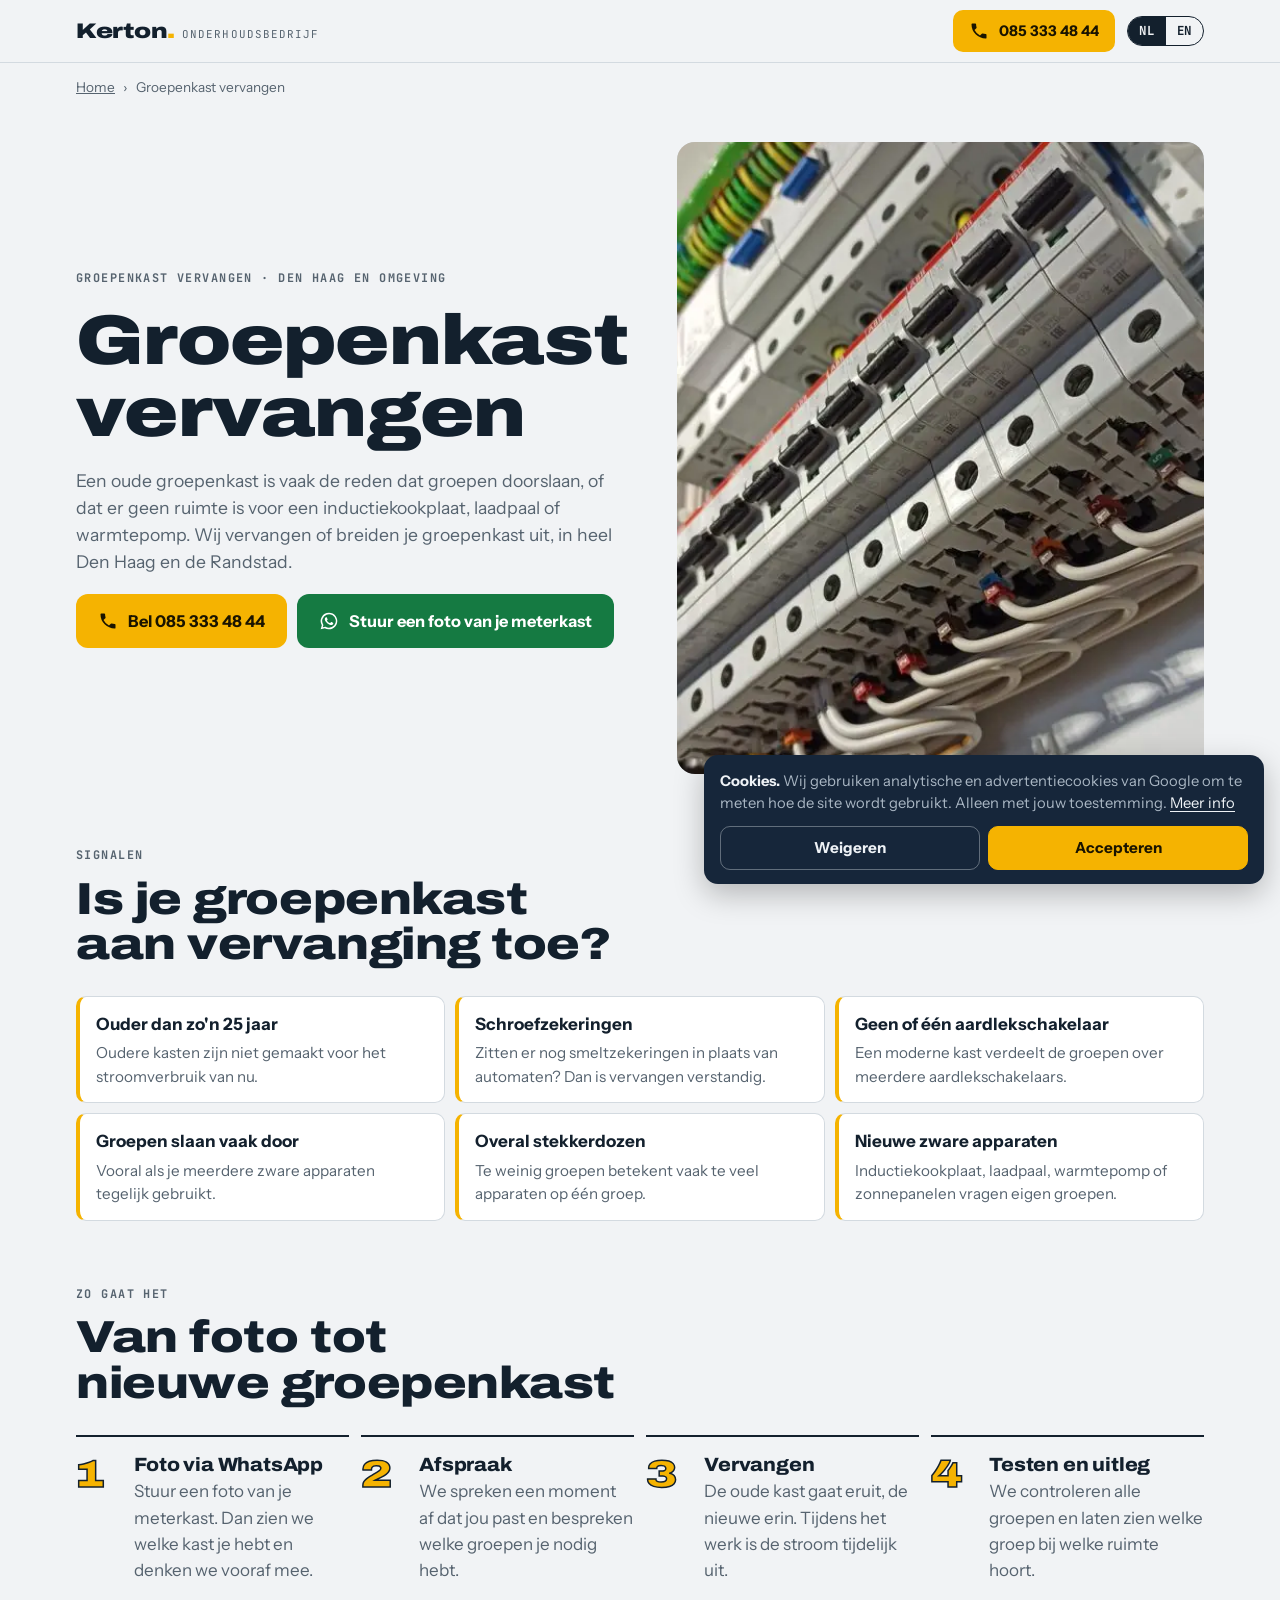
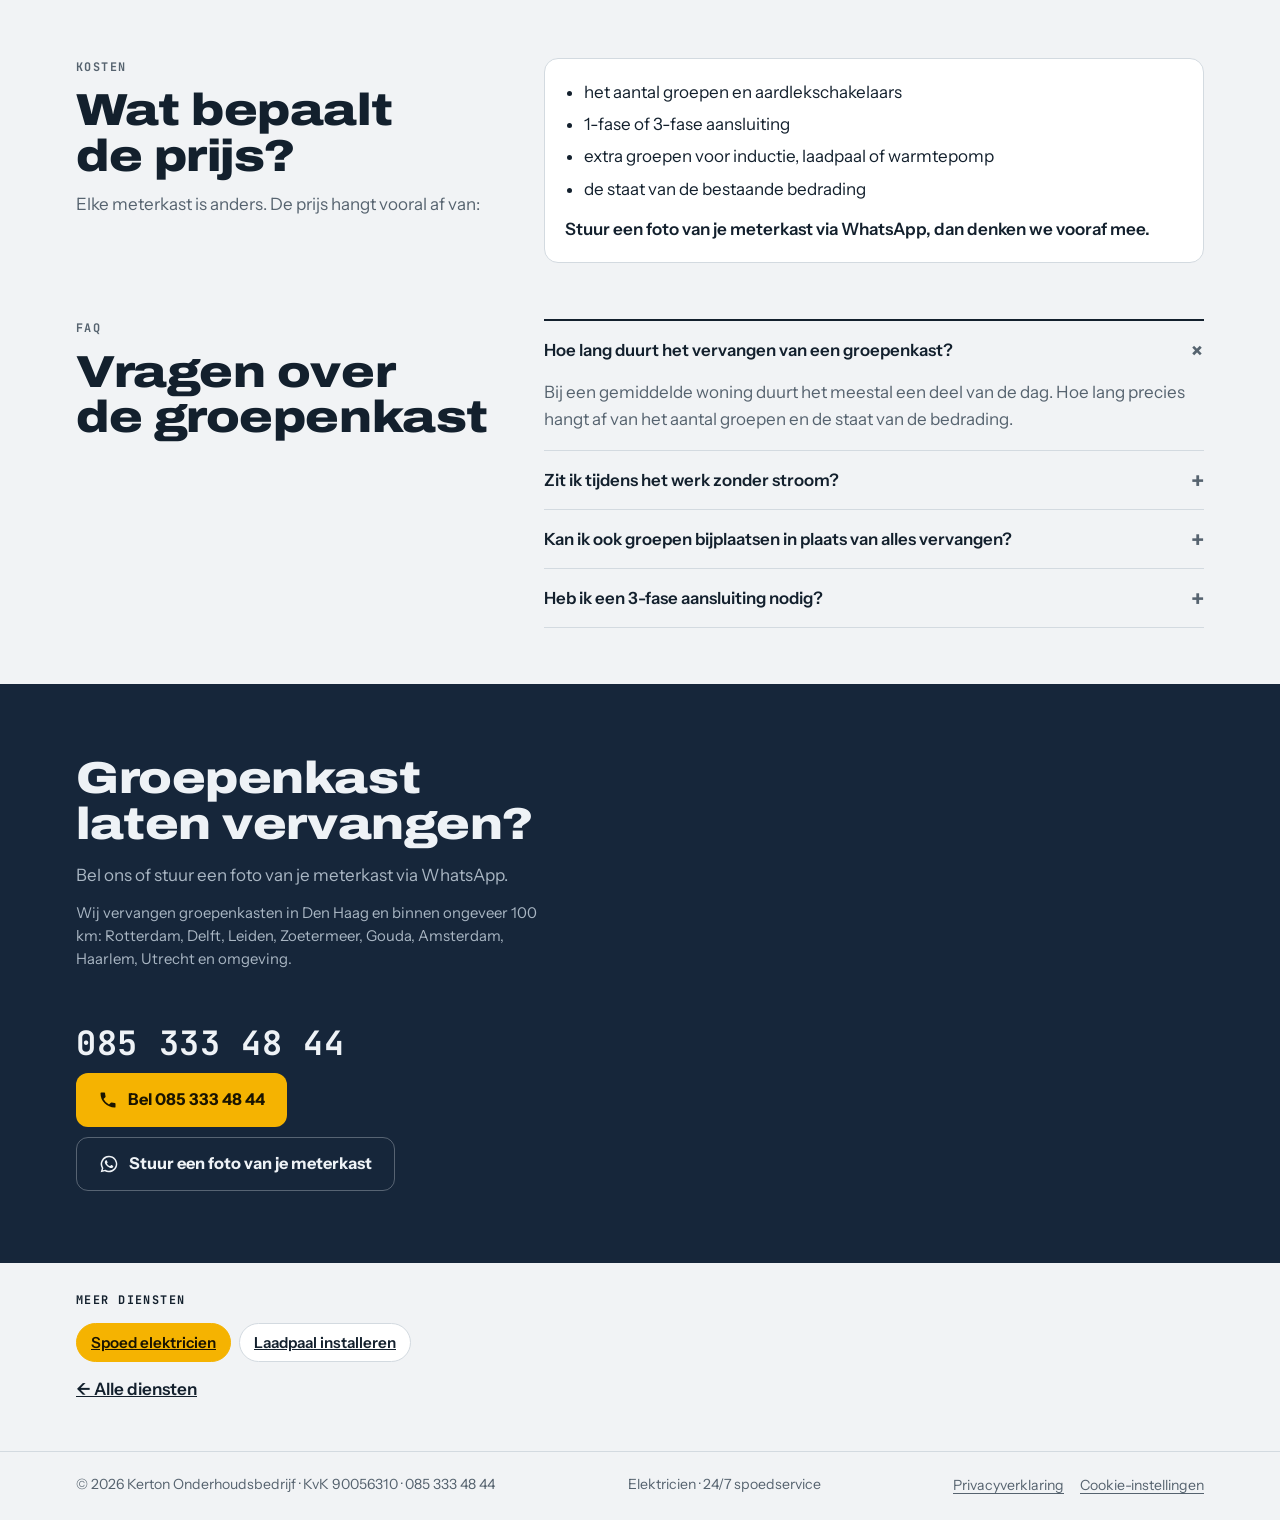
<file: groepenkast-vervangen/index.html>
<!DOCTYPE html>

<html lang="nl">
<head>
<meta charset="utf-8"/>
<script>
window.dataLayer=window.dataLayer||[];function gtag(){dataLayer.push(arguments);}
gtag('consent','default',{ad_storage:'denied',ad_user_data:'denied',ad_personalization:'denied',analytics_storage:'denied',functionality_storage:'granted',security_storage:'granted',wait_for_update:500});
gtag('set','ads_data_redaction',true);
try{if(localStorage.getItem('kerton-consent')==='granted'){gtag('consent','update',{ad_storage:'granted',ad_user_data:'granted',ad_personalization:'granted',analytics_storage:'granted'});}}catch(e){}
</script>
<script async="" src="https://www.googletagmanager.com/gtag/js?id=G-FKY0PTZJH2"></script>
<script>gtag('js',new Date());gtag('config','G-FKY0PTZJH2');</script>
<meta content="width=device-width, initial-scale=1, viewport-fit=cover" name="viewport"/>
<title>Groepenkast vervangen Den Haag &amp; omgeving · 24/7 bereikbaar | Kerton</title>
<meta content="Groepenkast vervangen of uitbreiden in Den Haag, Rotterdam, Delft, Leiden en de Randstad. Voor inductie, laadpaal of warmtepomp. Stuur een foto via WhatsApp of bel 085 333 48 44." name="description"/>
<link href="https://kertonelektra.nl/groepenkast-vervangen/" rel="canonical"/>
<link href="https://kertonelektra.nl/groepenkast-vervangen/" hreflang="nl" rel="alternate"/>
<link href="https://kertonelektra.nl/en/fuse-box-replacement/" hreflang="en" rel="alternate"/>
<link href="https://kertonelektra.nl/groepenkast-vervangen/" hreflang="x-default" rel="alternate"/>
<meta content="index,follow,max-image-preview:large" name="robots"/>
<meta content="#16263A" name="theme-color"/>
<meta content="website" property="og:type"/>
<meta content="Kerton Onderhoudsbedrijf" property="og:site_name"/>
<meta content="nl_NL" property="og:locale"/>
<meta content="https://kertonelektra.nl/groepenkast-vervangen/" property="og:url"/>
<meta content="Groepenkast vervangen Den Haag &amp; omgeving · 24/7 bereikbaar | Kerton" property="og:title"/>
<meta content="Groepenkast vervangen of uitbreiden in Den Haag, Rotterdam, Delft, Leiden en de Randstad. Voor inductie, laadpaal of warmtepomp. Stuur een foto via WhatsApp of bel 085 333 48 44." property="og:description"/>
<meta content="https://kertonelektra.nl/images/hero.jpg" property="og:image"/>
<meta content="1400" property="og:image:width"/><meta content="933" property="og:image:height"/>
<meta content="summary_large_image" name="twitter:card"/>

<script type="application/ld+json">{"@context": "https://schema.org", "@graph": [{"@type": "Service", "@id": "https://kertonelektra.nl/groepenkast-vervangen/#service", "name": "Groepenkast vervangen", "serviceType": "Groepenkast vervangen", "url": "https://kertonelektra.nl/groepenkast-vervangen/", "inLanguage": "nl", "provider": {"@id": "https://kertonelektra.nl/#business"}, "areaServed": [{"@type": "City", "name": "Den Haag"}, {"@type": "City", "name": "Rotterdam"}, {"@type": "City", "name": "Delft"}, {"@type": "City", "name": "Leiden"}, {"@type": "City", "name": "Zoetermeer"}, {"@type": "City", "name": "Gouda"}, {"@type": "City", "name": "Amsterdam"}, {"@type": "City", "name": "Haarlem"}, {"@type": "City", "name": "Utrecht"}], "description": "Groepenkast vervangen of uitbreiden in Den Haag, Rotterdam, Delft, Leiden en de Randstad. Voor inductie, laadpaal of warmtepomp. Stuur een foto via WhatsApp of bel 085 333 48 44."}, {"@type": "BreadcrumbList", "itemListElement": [{"@type": "ListItem", "position": 1, "name": "Home", "item": "https://kertonelektra.nl/"}, {"@type": "ListItem", "position": 2, "name": "Groepenkast vervangen", "item": "https://kertonelektra.nl/groepenkast-vervangen/"}]}, {"@type": "FAQPage", "@id": "https://kertonelektra.nl/groepenkast-vervangen/#faq", "inLanguage": "nl", "mainEntity": [{"@type": "Question", "name": "Hoe lang duurt het vervangen van een groepenkast?", "acceptedAnswer": {"@type": "Answer", "text": "Bij een gemiddelde woning duurt het meestal een deel van de dag. Hoe lang precies hangt af van het aantal groepen en de staat van de bedrading."}}, {"@type": "Question", "name": "Zit ik tijdens het werk zonder stroom?", "acceptedAnswer": {"@type": "Answer", "text": "Ja, tijdelijk. Tijdens het vervangen moet de stroom eraf. We vertellen vooraf hoe lang dat ongeveer duurt."}}, {"@type": "Question", "name": "Kan ik ook groepen bijplaatsen in plaats van alles vervangen?", "acceptedAnswer": {"@type": "Answer", "text": "Soms wel. Als er ruimte is in de kast en de kast in goede staat is, kan uitbreiden genoeg zijn. Op een foto kunnen we dat vaak al inschatten."}}, {"@type": "Question", "name": "Heb ik een 3-fase aansluiting nodig?", "acceptedAnswer": {"@type": "Answer", "text": "Voor een inductiekookplaat, laadpaal of warmtepomp is soms een zwaardere aansluiting nodig. Die vraag je aan bij je netbeheerder. Wij vertellen je of het in jouw situatie nodig is."}}]}, {"@type": "Electrician", "@id": "https://kertonelektra.nl/#business", "name": "Kerton Onderhoudsbedrijf", "url": "https://kertonelektra.nl/", "telephone": "+31853334844"}]}</script>
<link href="data:image/svg+xml,%3Csvg xmlns=%27http://www.w3.org/2000/svg%27 viewBox=%270 0 24 24%27%3E%3Crect width=%2724%27 height=%2724%27 rx=%275%27 fill=%27%2316263A%27/%3E%3Cpath d=%27M13 3 5 14h6l-1 7 8-11h-6z%27 fill=%27%23F5B301%27/%3E%3C/svg%3E" rel="icon"/>
<link href="https://fonts.googleapis.com" rel="preconnect"/>
<link crossorigin="" href="https://fonts.gstatic.com" rel="preconnect"/>
<link href="https://fonts.googleapis.com/css2?family=Archivo:wdth,wght@100..125,600..900&amp;family=Instrument+Sans:wght@400;500;600&amp;family=JetBrains+Mono:wght@500;700&amp;display=swap" rel="stylesheet"/>
<link href="/assets/site.css" rel="stylesheet"/>
</head>
<body>
<div data-lang="nl" id="app">
<svg aria-hidden="true" height="0" style="position:absolute" width="0">
<symbol id="i-phone" viewbox="0 0 24 24"><path d="M6.6 10.8a15.2 15.2 0 0 0 6.6 6.6l2.2-2.2a1 1 0 0 1 1-.25c1.1.37 2.3.57 3.6.57a1 1 0 0 1 1 1V20a1 1 0 0 1-1 1A17 17 0 0 1 3 4a1 1 0 0 1 1-1h3.5a1 1 0 0 1 1 1c0 1.25.2 2.45.57 3.57a1 1 0 0 1-.25 1z" fill="currentColor"></path></symbol>
<symbol id="i-wa" viewbox="0 0 24 24"><path d="M12 2a10 10 0 0 0-8.6 15.1L2 22l5-1.3A10 10 0 1 0 12 2m0 18.2a8.2 8.2 0 0 1-4.2-1.2l-.3-.2-3 .8.8-2.9-.2-.3A8.2 8.2 0 1 1 12 20.2m4.5-6.1c-.25-.12-1.47-.72-1.7-.8s-.39-.13-.56.12-.64.8-.78.97-.29.19-.54.06a6.7 6.7 0 0 1-3.3-2.9c-.25-.43.25-.4.71-1.33a.45.45 0 0 0-.02-.42c-.06-.12-.56-1.35-.77-1.85s-.4-.42-.56-.43h-.48a.92.92 0 0 0-.67.31 2.8 2.8 0 0 0-.87 2.08 4.9 4.9 0 0 0 1.02 2.58 11.1 11.1 0 0 0 4.27 3.77c1.58.68 2.2.74 3 .62a2.55 2.55 0 0 0 1.67-1.18 2.07 2.07 0 0 0 .15-1.18c-.07-.1-.23-.17-.48-.29" fill="currentColor"></path></symbol>
<symbol id="i-bolt" viewbox="0 0 24 24"><path d="M13 2 4 14h6l-1 8 9-12h-6z" fill="currentColor"></path></symbol>
</svg>
<header>
<div class="wrap bar">
<a aria-label="Kerton Onderhoudsbedrijf" class="logo" href="/">
<b>Kerton<i>.</i></b><span class="logo-sub">Onderhoudsbedrijf</span>
</a>
<a class="btn btn-volt btn-sm hcall" href="tel:+31853334844"><svg><use href="#i-phone"></use></svg>085 333 48 44</a>
<nav aria-label="Taal / Language" class="lang"><a aria-current="page" href="/groepenkast-vervangen/" hreflang="nl">NL</a><a href="/en/fuse-box-replacement/" hreflang="en">EN</a></nav>
</div>
</header>
<main id="top">
<nav aria-label="Breadcrumb" class="wrap crumbs"><a href="/">Home</a><span aria-hidden="true">›</span><span aria-current="page">Groepenkast vervangen</span></nav>
<section class="hero">
<div class="wrap hero-grid">
<div class="hero-photo"><img alt="Moderne groepenkast met installatieautomaten en aardlekschakelaars" fetchpriority="high" height="900" src="/images/panel.webp" width="506"/></div>
<div class="hero-copy">
<p class="label">Groepenkast vervangen · Den Haag en omgeving</p>
<h1 class="display">Groepenkast vervangen</h1>
<p class="lede">Een oude groepenkast is vaak de reden dat groepen doorslaan, of dat er geen ruimte is voor een inductiekookplaat, laadpaal of warmtepomp. Wij vervangen of breiden je groepenkast uit, in heel Den Haag en de Randstad.</p>
<div class="ctas"><a class="btn btn-volt" href="tel:+31853334844"><svg><use href="#i-phone"></use></svg><span>Bel 085 333 48 44</span></a><a class="btn btn-wa wa-link" href="https://wa.me/31686467613?text=Hallo%2C%20ik%20wil%20mijn%20groepenkast%20laten%20vervangen.%20Ik%20stuur%20een%20foto%20van%20mijn%20meterkast%20mee%3A" rel="noopener" target="_blank"><svg><use href="#i-wa"></use></svg><span>Stuur een foto van je meterkast</span></a></div>
</div>
</div>
</section>
<section class="signs">
<div class="wrap">
<div class="sec-head"><p class="label">Signalen</p><h2>Is je groepenkast aan vervanging toe?</h2></div>
<ul class="sign-grid"><li><b>Ouder dan zo'n 25 jaar</b><span>Oudere kasten zijn niet gemaakt voor het stroomverbruik van nu.</span></li><li><b>Schroefzekeringen</b><span>Zitten er nog smeltzekeringen in plaats van automaten? Dan is vervangen verstandig.</span></li><li><b>Geen of één aardlekschakelaar</b><span>Een moderne kast verdeelt de groepen over meerdere aardlekschakelaars.</span></li><li><b>Groepen slaan vaak door</b><span>Vooral als je meerdere zware apparaten tegelijk gebruikt.</span></li><li><b>Overal stekkerdozen</b><span>Te weinig groepen betekent vaak te veel apparaten op één groep.</span></li><li><b>Nieuwe zware apparaten</b><span>Inductiekookplaat, laadpaal, warmtepomp of zonnepanelen vragen eigen groepen.</span></li></ul>
</div>
</section>
<section class="steps steps-4">
<div class="wrap">
<div class="sec-head"><p class="label">Zo gaat het</p><h2>Van foto tot nieuwe groepenkast</h2></div>
<ol><li><h3>Foto via WhatsApp</h3><p>Stuur een foto van je meterkast. Dan zien we welke kast je hebt en denken we vooraf mee.</p></li><li><h3>Afspraak</h3><p>We spreken een moment af dat jou past en bespreken welke groepen je nodig hebt.</p></li><li><h3>Vervangen</h3><p>De oude kast gaat eruit, de nieuwe erin. Tijdens het werk is de stroom tijdelijk uit.</p></li><li><h3>Testen en uitleg</h3><p>We controleren alle groepen en laten zien welke groep bij welke ruimte hoort.</p></li></ol>
</div>
</section>
<section class="price">
<div class="wrap price-grid">
<div class="sec-head"><p class="label">Kosten</p><h2>Wat bepaalt de prijs?</h2><p>Elke meterkast is anders. De prijs hangt vooral af van:</p></div>
<div class="price-box"><ul><li>het aantal groepen en aardlekschakelaars</li><li>1-fase of 3-fase aansluiting</li><li>extra groepen voor inductie, laadpaal of warmtepomp</li><li>de staat van de bestaande bedrading</li></ul><p>Stuur een foto van je meterkast via WhatsApp, dan denken we vooraf mee.</p></div>
</div>
</section>
<section class="faq" id="faq">
<div class="wrap faq-grid">
<div class="sec-head"><p class="label">FAQ</p><h2>Vragen over de groepenkast</h2></div>
<div class="qas"><details class="qa" open=""><summary>Hoe lang duurt het vervangen van een groepenkast?</summary><p>Bij een gemiddelde woning duurt het meestal een deel van de dag. Hoe lang precies hangt af van het aantal groepen en de staat van de bedrading.</p></details><details class="qa"><summary>Zit ik tijdens het werk zonder stroom?</summary><p>Ja, tijdelijk. Tijdens het vervangen moet de stroom eraf. We vertellen vooraf hoe lang dat ongeveer duurt.</p></details><details class="qa"><summary>Kan ik ook groepen bijplaatsen in plaats van alles vervangen?</summary><p>Soms wel. Als er ruimte is in de kast en de kast in goede staat is, kan uitbreiden genoeg zijn. Op een foto kunnen we dat vaak al inschatten.</p></details><details class="qa"><summary>Heb ik een 3-fase aansluiting nodig?</summary><p>Voor een inductiekookplaat, laadpaal of warmtepomp is soms een zwaardere aansluiting nodig. Die vraag je aan bij je netbeheerder. Wij vertellen je of het in jouw situatie nodig is.</p></details></div>
</div>
</section>
<section class="spoed svc-cta">
<div class="wrap">
<div class="spoed-intro"><h2>Groepenkast laten vervangen?</h2><p>Bel ons of stuur een foto van je meterkast via WhatsApp.</p><p class="near-dark">Wij vervangen groepenkasten in Den Haag en binnen ongeveer 100 km: Rotterdam, Delft, Leiden, Zoetermeer, Gouda, Amsterdam, Haarlem, Utrecht en omgeving.</p></div>
<div class="spoed-call"><p class="spoed-num">085 333 48 44</p><div class="ctas"><a class="btn btn-volt" href="tel:+31853334844"><svg><use href="#i-phone"></use></svg><span>Bel 085 333 48 44</span></a><a class="btn btn-ghost wa-link" href="https://wa.me/31686467613?text=Hallo%2C%20ik%20wil%20mijn%20groepenkast%20laten%20vervangen.%20Ik%20stuur%20een%20foto%20van%20mijn%20meterkast%20mee%3A" rel="noopener" target="_blank"><svg><use href="#i-wa"></use></svg><span>Stuur een foto van je meterkast</span></a></div></div>
</div>
</section>
<div class="wrap back" style="display:grid;gap:14px"><p class="label">Meer diensten</p><ul class="cities"><li><a href="/spoed-elektricien/">Spoed elektricien</a></li><li><a href="/laadpaal-installeren/">Laadpaal installeren</a></li></ul><a href="/#diensten">← Alle diensten</a></div>
</main>
<footer>
<div class="wrap">
<span>© <span id="yr">2026</span> Kerton Onderhoudsbedrijf · KvK 90056310 · 085 333 48 44</span>
<span>Elektricien · 24/7 spoedservice</span>
<span class="foot-links"><a href="/privacyverklaring/">Privacyverklaring</a><button class="linkbtn" id="ck-open" type="button">Cookie-instellingen</button></span>
</div>
</footer>
<nav aria-label="Contact" class="callbar">
<a class="btn btn-volt" href="tel:+31853334844"><svg><use href="#i-phone"></use></svg><span>Bel spoed</span></a>
<a class="btn btn-wa wa-link" href="https://wa.me/31686467613?text=Hallo%2C%20ik%20wil%20mijn%20groepenkast%20laten%20vervangen.%20Ik%20stuur%20een%20foto%20van%20mijn%20meterkast%20mee%3A" rel="noopener" target="_blank"><svg><use href="#i-wa"></use></svg>WhatsApp</a>
</nav>
</div>
<script>(function(){document.getElementById('yr').textContent=new Date().getFullYear();var c=document.getElementById('copy');if(!c)return;c.addEventListener('click',function(){var lbl=c.innerHTML;function done(){c.textContent='Gekopieerd';setTimeout(function(){c.innerHTML=lbl},1600)}function sel(){var r=document.createRange();r.selectNodeContents(document.getElementById('num'));var w=getSelection();w.removeAllRanges();w.addRange(r)}try{navigator.clipboard.writeText('+31853334844').then(done,sel)}catch(e){sel()}})})();</script>
<div aria-label="Cookies" aria-live="polite" class="cookie" hidden="" id="cookie" role="dialog">
<p><b>Cookies.</b> Wij gebruiken analytische en advertentiecookies van Google om te meten hoe de site wordt gebruikt. Alleen met jouw toestemming. <a href="/privacyverklaring/">Meer info</a></p>
<div class="cookie-btns"><button id="ck-no" type="button">Weigeren</button><button class="ok" id="ck-yes" type="button">Accepteren</button></div>
</div>
<script>
(function(){
  var b=document.getElementById('cookie'),k='kerton-consent',v=null;
  try{v=localStorage.getItem(k)}catch(e){}
  if(v!=='granted'&&v!=='denied')b.hidden=false;
  function set(x){try{localStorage.setItem(k,x)}catch(e){}
    var g=x==='granted'?'granted':'denied';
    gtag('consent','update',{ad_storage:g,ad_user_data:g,ad_personalization:g,analytics_storage:g});
    dataLayer.push({event:'consent_update',consent:x});b.hidden=true;}
  document.getElementById('ck-yes').onclick=function(){set('granted')};
  document.getElementById('ck-no').onclick=function(){set('denied')};
  document.addEventListener('click',function(e){
    var a=e.target.closest&&e.target.closest('a[href]');if(!a)return;var h=a.getAttribute('href');
    var where=a.closest('header')?'header':a.closest('.callbar')?'sticky_bar':a.closest('.spoed')?'spoed':a.closest('.contact')?'contact':a.closest('.hero')?'hero':'other';
    if(h.indexOf('tel:')===0){gtag('event','click_call',{link_location:where,transport_type:'beacon'});dataLayer.push({event:'click_call_gtm',link_location:where});}
    else if(h.indexOf('wa.me')>-1){gtag('event','click_whatsapp',{link_location:where,transport_type:'beacon'});dataLayer.push({event:'click_whatsapp_gtm',link_location:where});}
  });
})();
</script>
<script>(function(){var o=document.getElementById("ck-open"),b=document.getElementById("cookie");if(o&&b)o.addEventListener("click",function(){b.hidden=false;var y=document.getElementById("ck-yes");if(y)y.focus()})})();</script>
</body>
</html>
</file>
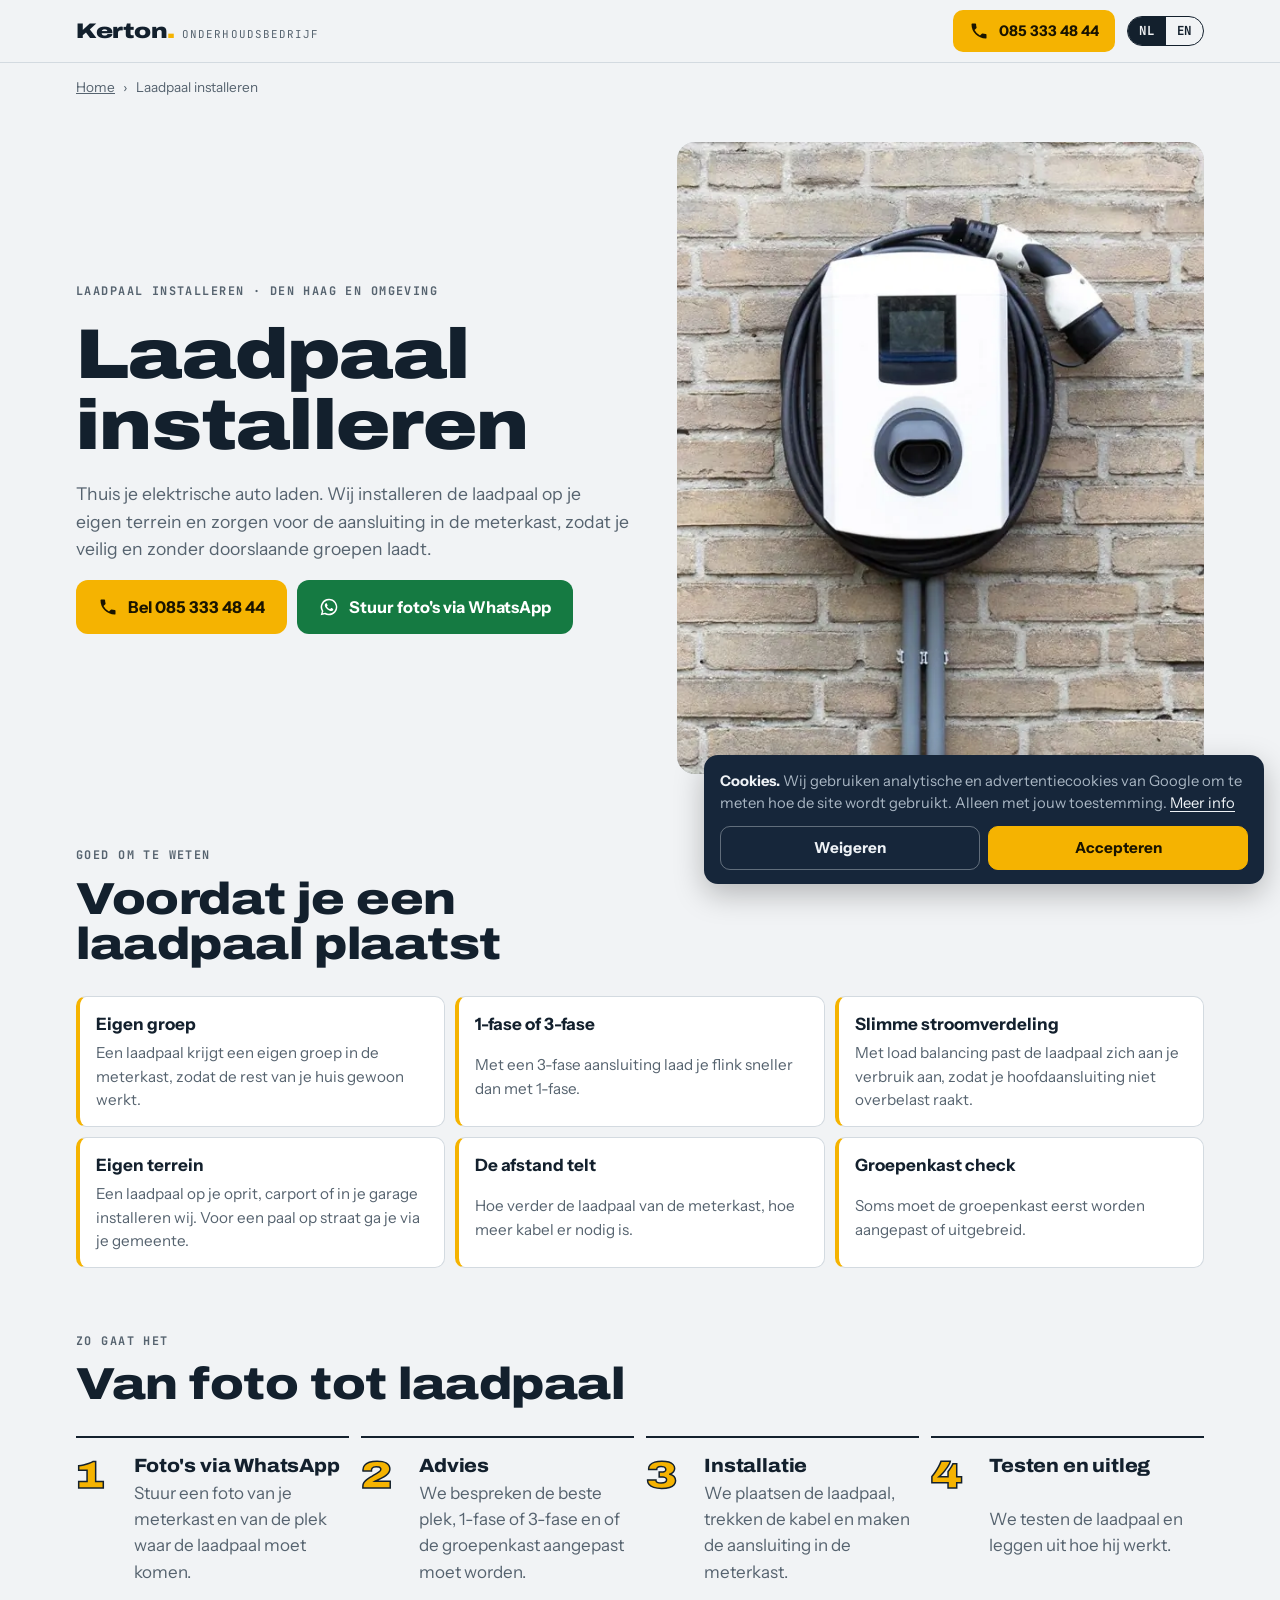
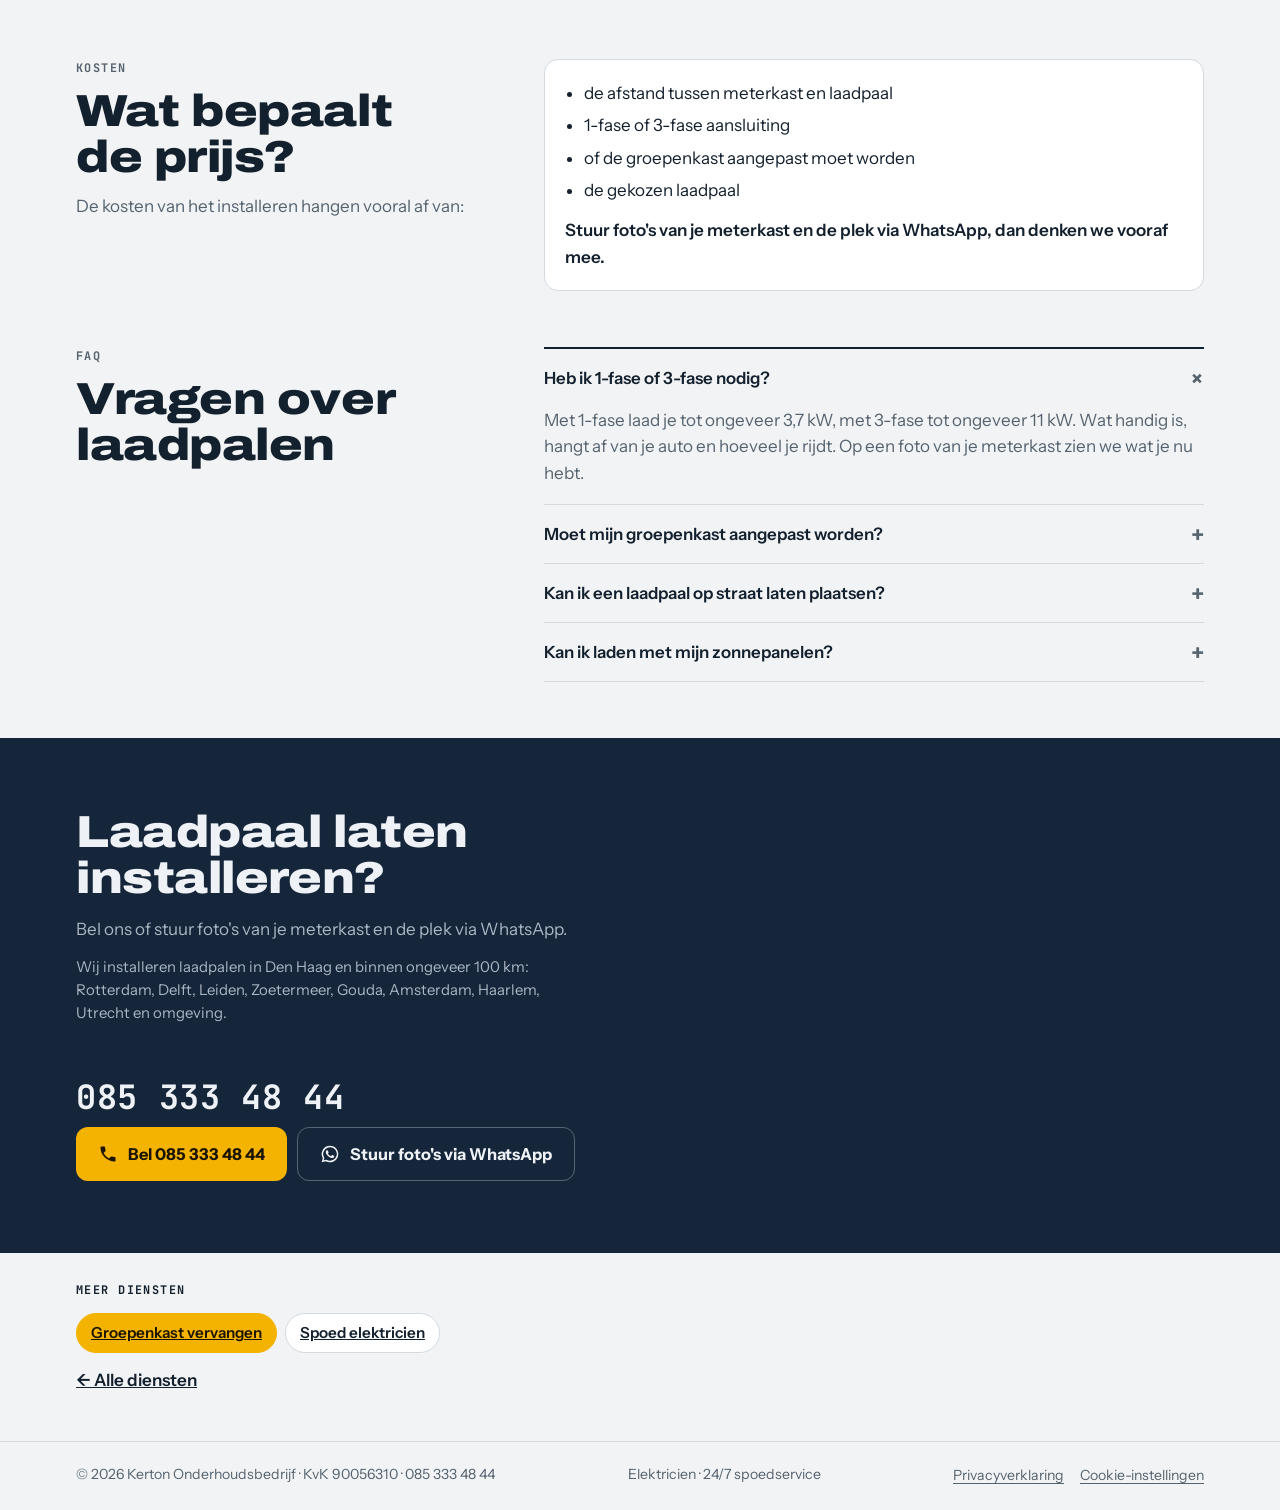
<file: laadpaal-installeren/index.html>
<!DOCTYPE html>

<html lang="nl">
<head>
<meta charset="utf-8"/>
<script>
window.dataLayer=window.dataLayer||[];function gtag(){dataLayer.push(arguments);}
gtag('consent','default',{ad_storage:'denied',ad_user_data:'denied',ad_personalization:'denied',analytics_storage:'denied',functionality_storage:'granted',security_storage:'granted',wait_for_update:500});
gtag('set','ads_data_redaction',true);
try{if(localStorage.getItem('kerton-consent')==='granted'){gtag('consent','update',{ad_storage:'granted',ad_user_data:'granted',ad_personalization:'granted',analytics_storage:'granted'});}}catch(e){}
</script>
<script async="" src="https://www.googletagmanager.com/gtag/js?id=G-FKY0PTZJH2"></script>
<script>gtag('js',new Date());gtag('config','G-FKY0PTZJH2');</script>
<meta content="width=device-width, initial-scale=1, viewport-fit=cover" name="viewport"/>
<title>Laadpaal installeren Den Haag &amp; Randstad · thuis laden | Kerton</title>
<meta content="Laadpaal laten installeren op je oprit, carport of in je garage, inclusief aansluiting in de meterkast. Den Haag, Rotterdam, Delft, Leiden en de Randstad. Stuur een foto of bel 085 333 48 44." name="description"/>
<link href="https://kertonelektra.nl/laadpaal-installeren/" rel="canonical"/>
<link href="https://kertonelektra.nl/laadpaal-installeren/" hreflang="nl" rel="alternate"/>
<link href="https://kertonelektra.nl/en/ev-charger-installation/" hreflang="en" rel="alternate"/>
<link href="https://kertonelektra.nl/laadpaal-installeren/" hreflang="x-default" rel="alternate"/>
<meta content="index,follow,max-image-preview:large" name="robots"/>
<meta content="#16263A" name="theme-color"/>
<meta content="website" property="og:type"/>
<meta content="Kerton Onderhoudsbedrijf" property="og:site_name"/>
<meta content="nl_NL" property="og:locale"/>
<meta content="https://kertonelektra.nl/laadpaal-installeren/" property="og:url"/>
<meta content="Laadpaal installeren Den Haag &amp; Randstad · thuis laden | Kerton" property="og:title"/>
<meta content="Laadpaal laten installeren op je oprit, carport of in je garage, inclusief aansluiting in de meterkast. Den Haag, Rotterdam, Delft, Leiden en de Randstad. Stuur een foto of bel 085 333 48 44." property="og:description"/>
<meta content="https://kertonelektra.nl/images/hero.jpg" property="og:image"/>
<meta content="1400" property="og:image:width"/><meta content="933" property="og:image:height"/>
<meta content="summary_large_image" name="twitter:card"/>

<script type="application/ld+json">{"@context": "https://schema.org", "@graph": [{"@type": "Service", "@id": "https://kertonelektra.nl/laadpaal-installeren/#service", "name": "Laadpaal installeren", "serviceType": "Laadpaal installeren", "url": "https://kertonelektra.nl/laadpaal-installeren/", "inLanguage": "nl", "provider": {"@id": "https://kertonelektra.nl/#business"}, "areaServed": [{"@type": "City", "name": "Den Haag"}, {"@type": "City", "name": "Rotterdam"}, {"@type": "City", "name": "Delft"}, {"@type": "City", "name": "Leiden"}, {"@type": "City", "name": "Zoetermeer"}, {"@type": "City", "name": "Gouda"}, {"@type": "City", "name": "Amsterdam"}, {"@type": "City", "name": "Haarlem"}, {"@type": "City", "name": "Utrecht"}], "description": "Laadpaal laten installeren op je oprit, carport of in je garage, inclusief aansluiting in de meterkast. Den Haag, Rotterdam, Delft, Leiden en de Randstad. Stuur een foto of bel 085 333 48 44."}, {"@type": "BreadcrumbList", "itemListElement": [{"@type": "ListItem", "position": 1, "name": "Home", "item": "https://kertonelektra.nl/"}, {"@type": "ListItem", "position": 2, "name": "Laadpaal installeren", "item": "https://kertonelektra.nl/laadpaal-installeren/"}]}, {"@type": "FAQPage", "@id": "https://kertonelektra.nl/laadpaal-installeren/#faq", "inLanguage": "nl", "mainEntity": [{"@type": "Question", "name": "Heb ik 1-fase of 3-fase nodig?", "acceptedAnswer": {"@type": "Answer", "text": "Met 1-fase laad je tot ongeveer 3,7 kW, met 3-fase tot ongeveer 11 kW. Wat handig is, hangt af van je auto en hoeveel je rijdt. Op een foto van je meterkast zien we wat je nu hebt."}}, {"@type": "Question", "name": "Moet mijn groepenkast aangepast worden?", "acceptedAnswer": {"@type": "Answer", "text": "Dat hangt af van je huidige kast. Er moet ruimte zijn voor een eigen groep voor de laadpaal. Is die er niet, dan breiden we de kast uit of vervangen we hem."}}, {"@type": "Question", "name": "Kan ik een laadpaal op straat laten plaatsen?", "acceptedAnswer": {"@type": "Answer", "text": "Een laadpaal op de openbare weg regel je via je gemeente. Wij installeren laadpalen op eigen terrein, zoals een oprit, carport of garage."}}, {"@type": "Question", "name": "Kan ik laden met mijn zonnepanelen?", "acceptedAnswer": {"@type": "Answer", "text": "Veel slimme laadpalen kunnen hun laadstroom afstemmen op de opbrengst van je zonnepanelen. We bespreken graag wat in jouw situatie kan."}}]}, {"@type": "Electrician", "@id": "https://kertonelektra.nl/#business", "name": "Kerton Onderhoudsbedrijf", "url": "https://kertonelektra.nl/", "telephone": "+31853334844"}]}</script>
<link href="data:image/svg+xml,%3Csvg xmlns=%27http://www.w3.org/2000/svg%27 viewBox=%270 0 24 24%27%3E%3Crect width=%2724%27 height=%2724%27 rx=%275%27 fill=%27%2316263A%27/%3E%3Cpath d=%27M13 3 5 14h6l-1 7 8-11h-6z%27 fill=%27%23F5B301%27/%3E%3C/svg%3E" rel="icon"/>
<link href="https://fonts.googleapis.com" rel="preconnect"/>
<link crossorigin="" href="https://fonts.gstatic.com" rel="preconnect"/>
<link href="https://fonts.googleapis.com/css2?family=Archivo:wdth,wght@100..125,600..900&amp;family=Instrument+Sans:wght@400;500;600&amp;family=JetBrains+Mono:wght@500;700&amp;display=swap" rel="stylesheet"/>
<link href="/assets/site.css" rel="stylesheet"/>
</head>
<body>
<div data-lang="nl" id="app">
<svg aria-hidden="true" height="0" style="position:absolute" width="0">
<symbol id="i-phone" viewbox="0 0 24 24"><path d="M6.6 10.8a15.2 15.2 0 0 0 6.6 6.6l2.2-2.2a1 1 0 0 1 1-.25c1.1.37 2.3.57 3.6.57a1 1 0 0 1 1 1V20a1 1 0 0 1-1 1A17 17 0 0 1 3 4a1 1 0 0 1 1-1h3.5a1 1 0 0 1 1 1c0 1.25.2 2.45.57 3.57a1 1 0 0 1-.25 1z" fill="currentColor"></path></symbol>
<symbol id="i-wa" viewbox="0 0 24 24"><path d="M12 2a10 10 0 0 0-8.6 15.1L2 22l5-1.3A10 10 0 1 0 12 2m0 18.2a8.2 8.2 0 0 1-4.2-1.2l-.3-.2-3 .8.8-2.9-.2-.3A8.2 8.2 0 1 1 12 20.2m4.5-6.1c-.25-.12-1.47-.72-1.7-.8s-.39-.13-.56.12-.64.8-.78.97-.29.19-.54.06a6.7 6.7 0 0 1-3.3-2.9c-.25-.43.25-.4.71-1.33a.45.45 0 0 0-.02-.42c-.06-.12-.56-1.35-.77-1.85s-.4-.42-.56-.43h-.48a.92.92 0 0 0-.67.31 2.8 2.8 0 0 0-.87 2.08 4.9 4.9 0 0 0 1.02 2.58 11.1 11.1 0 0 0 4.27 3.77c1.58.68 2.2.74 3 .62a2.55 2.55 0 0 0 1.67-1.18 2.07 2.07 0 0 0 .15-1.18c-.07-.1-.23-.17-.48-.29" fill="currentColor"></path></symbol>
<symbol id="i-bolt" viewbox="0 0 24 24"><path d="M13 2 4 14h6l-1 8 9-12h-6z" fill="currentColor"></path></symbol>
</svg>
<header>
<div class="wrap bar">
<a aria-label="Kerton Onderhoudsbedrijf" class="logo" href="/">
<b>Kerton<i>.</i></b><span class="logo-sub">Onderhoudsbedrijf</span>
</a>
<a class="btn btn-volt btn-sm hcall" href="tel:+31853334844"><svg><use href="#i-phone"></use></svg>085 333 48 44</a>
<nav aria-label="Taal / Language" class="lang"><a aria-current="page" href="/laadpaal-installeren/" hreflang="nl">NL</a><a href="/en/ev-charger-installation/" hreflang="en">EN</a></nav>
</div>
</header>
<main id="top">
<nav aria-label="Breadcrumb" class="wrap crumbs"><a href="/">Home</a><span aria-hidden="true">›</span><span aria-current="page">Laadpaal installeren</span></nav>
<section class="hero">
<div class="wrap hero-grid">
<div class="hero-photo"><img alt="Laadpaal aan een bakstenen gevel" fetchpriority="high" height="703" src="/images/laadpaal.webp" width="760"/></div>
<div class="hero-copy">
<p class="label">Laadpaal installeren · Den Haag en omgeving</p>
<h1 class="display">Laadpaal installeren</h1>
<p class="lede">Thuis je elektrische auto laden. Wij installeren de laadpaal op je eigen terrein en zorgen voor de aansluiting in de meterkast, zodat je veilig en zonder doorslaande groepen laadt.</p>
<div class="ctas"><a class="btn btn-volt" href="tel:+31853334844"><svg><use href="#i-phone"></use></svg><span>Bel 085 333 48 44</span></a><a class="btn btn-wa wa-link" href="https://wa.me/31686467613?text=Hallo%2C%20ik%20wil%20een%20laadpaal%20laten%20installeren.%20Ik%20stuur%20foto%27s%20van%20mijn%20meterkast%20en%20de%20plek%20mee%3A" rel="noopener" target="_blank"><svg><use href="#i-wa"></use></svg><span>Stuur foto's via WhatsApp</span></a></div>
</div>
</div>
</section>
<section class="signs">
<div class="wrap">
<div class="sec-head"><p class="label">Goed om te weten</p><h2>Voordat je een laadpaal plaatst</h2></div>
<ul class="sign-grid"><li><b>Eigen groep</b><span>Een laadpaal krijgt een eigen groep in de meterkast, zodat de rest van je huis gewoon werkt.</span></li><li><b>1-fase of 3-fase</b><span>Met een 3-fase aansluiting laad je flink sneller dan met 1-fase.</span></li><li><b>Slimme stroomverdeling</b><span>Met load balancing past de laadpaal zich aan je verbruik aan, zodat je hoofdaansluiting niet overbelast raakt.</span></li><li><b>Eigen terrein</b><span>Een laadpaal op je oprit, carport of in je garage installeren wij. Voor een paal op straat ga je via je gemeente.</span></li><li><b>De afstand telt</b><span>Hoe verder de laadpaal van de meterkast, hoe meer kabel er nodig is.</span></li><li><b>Groepenkast check</b><span>Soms moet de groepenkast eerst worden aangepast of uitgebreid.</span></li></ul>
</div>
</section>
<section class="steps steps-4">
<div class="wrap">
<div class="sec-head"><p class="label">Zo gaat het</p><h2>Van foto tot laadpaal</h2></div>
<ol><li><h3>Foto's via WhatsApp</h3><p>Stuur een foto van je meterkast en van de plek waar de laadpaal moet komen.</p></li><li><h3>Advies</h3><p>We bespreken de beste plek, 1-fase of 3-fase en of de groepenkast aangepast moet worden.</p></li><li><h3>Installatie</h3><p>We plaatsen de laadpaal, trekken de kabel en maken de aansluiting in de meterkast.</p></li><li><h3>Testen en uitleg</h3><p>We testen de laadpaal en leggen uit hoe hij werkt.</p></li></ol>
</div>
</section>
<section class="price">
<div class="wrap price-grid">
<div class="sec-head"><p class="label">Kosten</p><h2>Wat bepaalt de prijs?</h2><p>De kosten van het installeren hangen vooral af van:</p></div>
<div class="price-box"><ul><li>de afstand tussen meterkast en laadpaal</li><li>1-fase of 3-fase aansluiting</li><li>of de groepenkast aangepast moet worden</li><li>de gekozen laadpaal</li></ul><p>Stuur foto's van je meterkast en de plek via WhatsApp, dan denken we vooraf mee.</p></div>
</div>
</section>
<section class="faq" id="faq">
<div class="wrap faq-grid">
<div class="sec-head"><p class="label">FAQ</p><h2>Vragen over laadpalen</h2></div>
<div class="qas"><details class="qa" open=""><summary>Heb ik 1-fase of 3-fase nodig?</summary><p>Met 1-fase laad je tot ongeveer 3,7 kW, met 3-fase tot ongeveer 11 kW. Wat handig is, hangt af van je auto en hoeveel je rijdt. Op een foto van je meterkast zien we wat je nu hebt.</p></details><details class="qa"><summary>Moet mijn groepenkast aangepast worden?</summary><p>Dat hangt af van je huidige kast. Er moet ruimte zijn voor een eigen groep voor de laadpaal. Is die er niet, dan breiden we de kast uit of vervangen we hem.</p></details><details class="qa"><summary>Kan ik een laadpaal op straat laten plaatsen?</summary><p>Een laadpaal op de openbare weg regel je via je gemeente. Wij installeren laadpalen op eigen terrein, zoals een oprit, carport of garage.</p></details><details class="qa"><summary>Kan ik laden met mijn zonnepanelen?</summary><p>Veel slimme laadpalen kunnen hun laadstroom afstemmen op de opbrengst van je zonnepanelen. We bespreken graag wat in jouw situatie kan.</p></details></div>
</div>
</section>
<section class="spoed svc-cta">
<div class="wrap">
<div class="spoed-intro"><h2>Laadpaal laten installeren?</h2><p>Bel ons of stuur foto's van je meterkast en de plek via WhatsApp.</p><p class="near-dark">Wij installeren laadpalen in Den Haag en binnen ongeveer 100 km: Rotterdam, Delft, Leiden, Zoetermeer, Gouda, Amsterdam, Haarlem, Utrecht en omgeving.</p></div>
<div class="spoed-call"><p class="spoed-num">085 333 48 44</p><div class="ctas"><a class="btn btn-volt" href="tel:+31853334844"><svg><use href="#i-phone"></use></svg><span>Bel 085 333 48 44</span></a><a class="btn btn-ghost wa-link" href="https://wa.me/31686467613?text=Hallo%2C%20ik%20wil%20een%20laadpaal%20laten%20installeren.%20Ik%20stuur%20foto%27s%20van%20mijn%20meterkast%20en%20de%20plek%20mee%3A" rel="noopener" target="_blank"><svg><use href="#i-wa"></use></svg><span>Stuur foto's via WhatsApp</span></a></div></div>
</div>
</section>
<div class="wrap back" style="display:grid;gap:14px"><p class="label">Meer diensten</p><ul class="cities"><li><a href="/groepenkast-vervangen/">Groepenkast vervangen</a></li><li><a href="/spoed-elektricien/">Spoed elektricien</a></li></ul><a href="/#diensten">← Alle diensten</a></div>
</main>
<footer>
<div class="wrap">
<span>© <span id="yr">2026</span> Kerton Onderhoudsbedrijf · KvK 90056310 · 085 333 48 44</span>
<span>Elektricien · 24/7 spoedservice</span>
<span class="foot-links"><a href="/privacyverklaring/">Privacyverklaring</a><button class="linkbtn" id="ck-open" type="button">Cookie-instellingen</button></span>
</div>
</footer>
<nav aria-label="Contact" class="callbar">
<a class="btn btn-volt" href="tel:+31853334844"><svg><use href="#i-phone"></use></svg><span>Bel spoed</span></a>
<a class="btn btn-wa wa-link" href="https://wa.me/31686467613?text=Hallo%2C%20ik%20wil%20een%20laadpaal%20laten%20installeren.%20Ik%20stuur%20foto%27s%20van%20mijn%20meterkast%20en%20de%20plek%20mee%3A" rel="noopener" target="_blank"><svg><use href="#i-wa"></use></svg>WhatsApp</a>
</nav>
</div>
<script>(function(){document.getElementById('yr').textContent=new Date().getFullYear();var c=document.getElementById('copy');if(!c)return;c.addEventListener('click',function(){var lbl=c.innerHTML;function done(){c.textContent='Gekopieerd';setTimeout(function(){c.innerHTML=lbl},1600)}function sel(){var r=document.createRange();r.selectNodeContents(document.getElementById('num'));var w=getSelection();w.removeAllRanges();w.addRange(r)}try{navigator.clipboard.writeText('+31853334844').then(done,sel)}catch(e){sel()}})})();</script>
<div aria-label="Cookies" aria-live="polite" class="cookie" hidden="" id="cookie" role="dialog">
<p><b>Cookies.</b> Wij gebruiken analytische en advertentiecookies van Google om te meten hoe de site wordt gebruikt. Alleen met jouw toestemming. <a href="/privacyverklaring/">Meer info</a></p>
<div class="cookie-btns"><button id="ck-no" type="button">Weigeren</button><button class="ok" id="ck-yes" type="button">Accepteren</button></div>
</div>
<script>
(function(){
  var b=document.getElementById('cookie'),k='kerton-consent',v=null;
  try{v=localStorage.getItem(k)}catch(e){}
  if(v!=='granted'&&v!=='denied')b.hidden=false;
  function set(x){try{localStorage.setItem(k,x)}catch(e){}
    var g=x==='granted'?'granted':'denied';
    gtag('consent','update',{ad_storage:g,ad_user_data:g,ad_personalization:g,analytics_storage:g});
    dataLayer.push({event:'consent_update',consent:x});b.hidden=true;}
  document.getElementById('ck-yes').onclick=function(){set('granted')};
  document.getElementById('ck-no').onclick=function(){set('denied')};
  document.addEventListener('click',function(e){
    var a=e.target.closest&&e.target.closest('a[href]');if(!a)return;var h=a.getAttribute('href');
    var where=a.closest('header')?'header':a.closest('.callbar')?'sticky_bar':a.closest('.spoed')?'spoed':a.closest('.contact')?'contact':a.closest('.hero')?'hero':'other';
    if(h.indexOf('tel:')===0){gtag('event','click_call',{link_location:where,transport_type:'beacon'});dataLayer.push({event:'click_call_gtm',link_location:where});}
    else if(h.indexOf('wa.me')>-1){gtag('event','click_whatsapp',{link_location:where,transport_type:'beacon'});dataLayer.push({event:'click_whatsapp_gtm',link_location:where});}
  });
})();
</script>
<script>(function(){var o=document.getElementById("ck-open"),b=document.getElementById("cookie");if(o&&b)o.addEventListener("click",function(){b.hidden=false;var y=document.getElementById("ck-yes");if(y)y.focus()})})();</script>
</body>
</html>
</file>
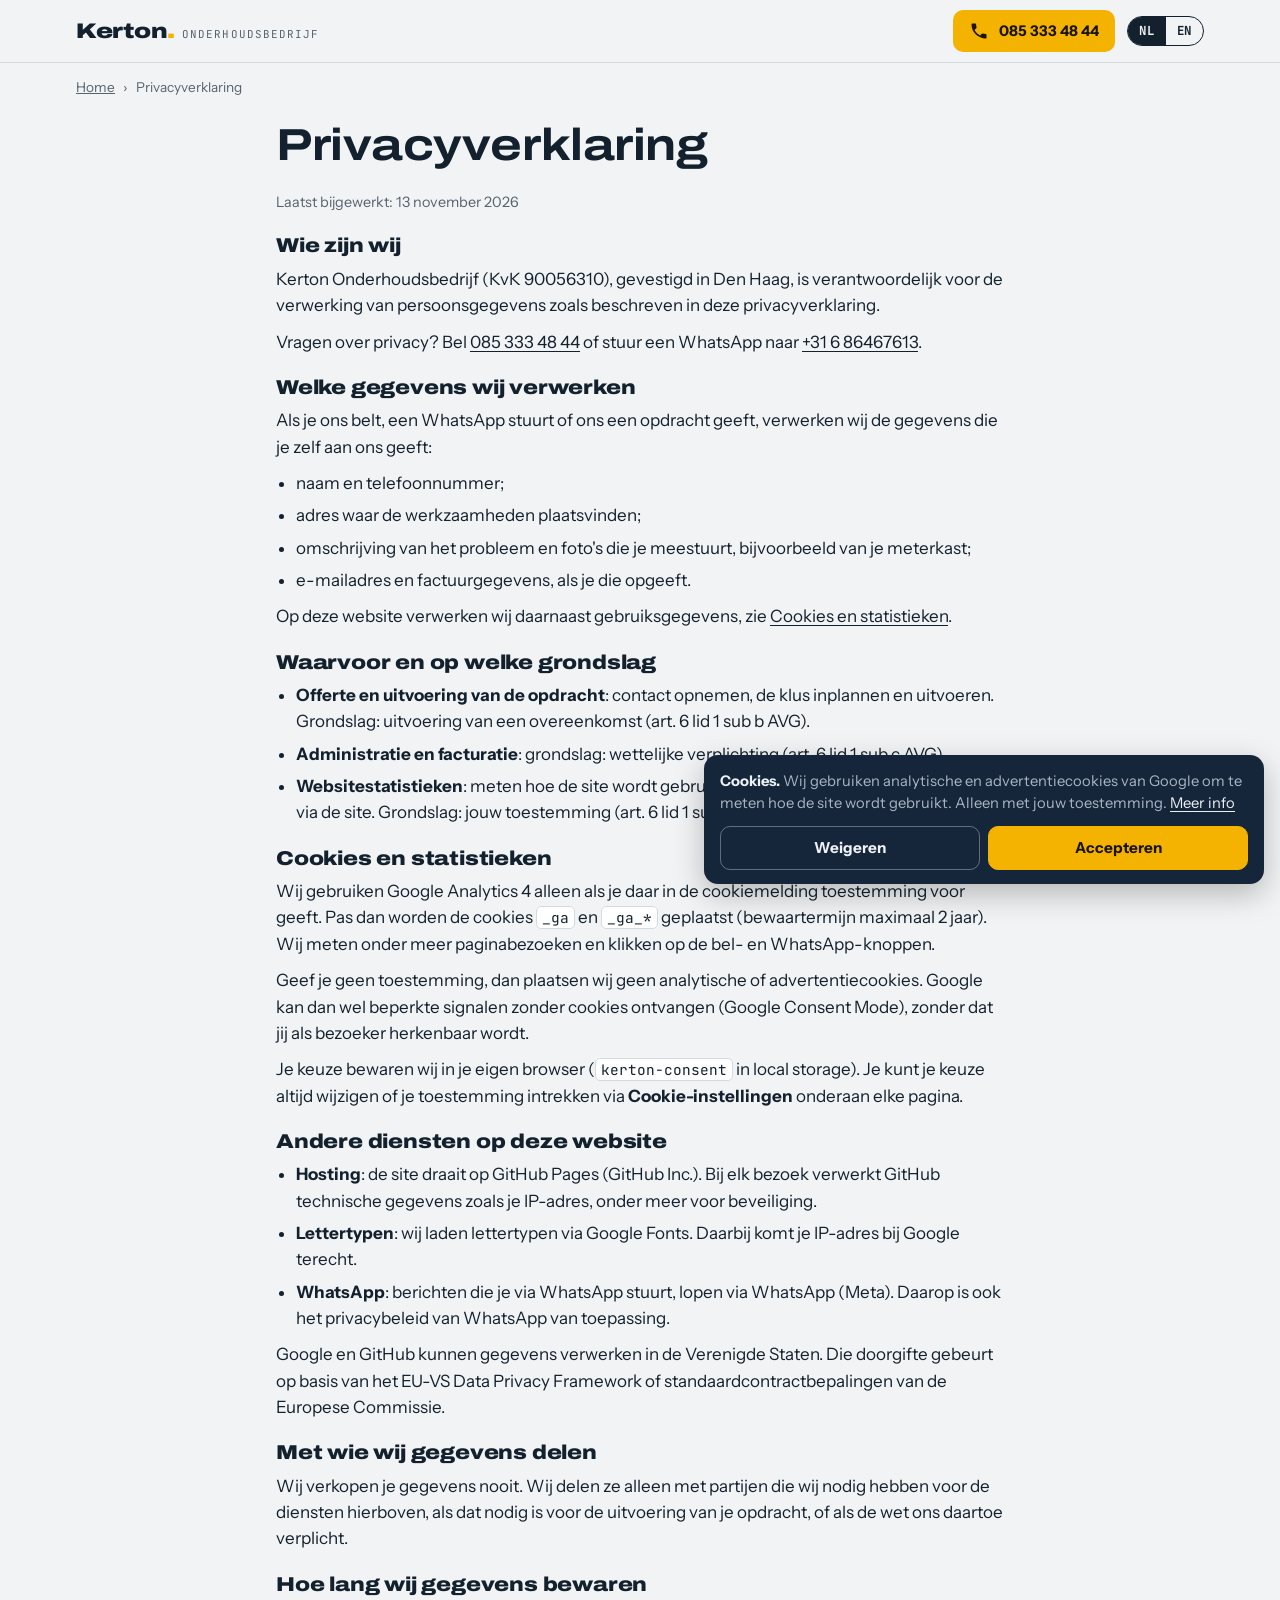
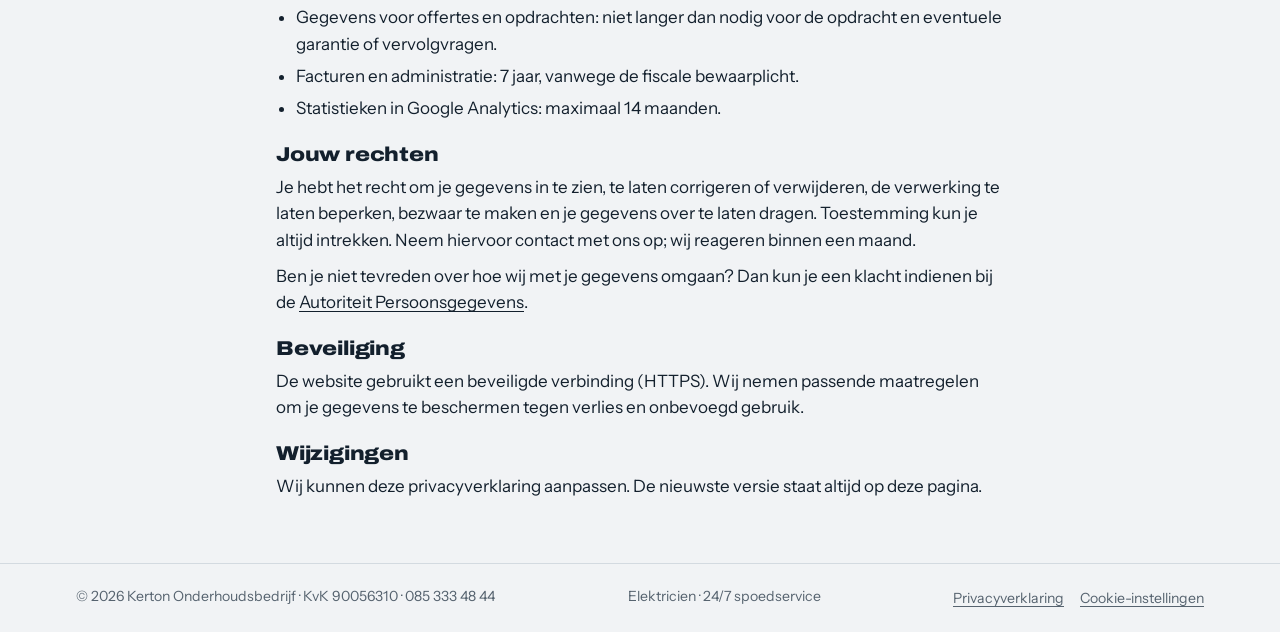
<file: privacyverklaring/index.html>
<!DOCTYPE html>

<html lang="nl">
<head>
<meta charset="utf-8"/>
<script>
window.dataLayer=window.dataLayer||[];function gtag(){dataLayer.push(arguments);}
gtag('consent','default',{ad_storage:'denied',ad_user_data:'denied',ad_personalization:'denied',analytics_storage:'denied',functionality_storage:'granted',security_storage:'granted',wait_for_update:500});
gtag('set','ads_data_redaction',true);
try{if(localStorage.getItem('kerton-consent')==='granted'){gtag('consent','update',{ad_storage:'granted',ad_user_data:'granted',ad_personalization:'granted',analytics_storage:'granted'});}}catch(e){}
</script>
<script async="" src="https://www.googletagmanager.com/gtag/js?id=G-FKY0PTZJH2"></script>
<script>gtag('js',new Date());gtag('config','G-FKY0PTZJH2');</script>
<meta content="width=device-width, initial-scale=1, viewport-fit=cover" name="viewport"/>
<title>Privacyverklaring | Kerton Onderhoudsbedrijf</title>
<meta content="Hoe Kerton Onderhoudsbedrijf omgaat met persoonsgegevens, cookies en Google Analytics." name="description"/>
<link href="https://kertonelektra.nl/privacyverklaring/" rel="canonical"/>
<link href="https://kertonelektra.nl/privacyverklaring/" hreflang="nl" rel="alternate"/>
<link href="https://kertonelektra.nl/en/privacy-statement/" hreflang="en" rel="alternate"/>
<link href="https://kertonelektra.nl/privacyverklaring/" hreflang="x-default" rel="alternate"/>
<meta content="noindex,follow" name="robots"/>
<meta content="#16263A" name="theme-color"/>
<meta content="website" property="og:type"/>
<meta content="Kerton Onderhoudsbedrijf" property="og:site_name"/>
<meta content="nl_NL" property="og:locale"/>
<meta content="https://kertonelektra.nl/privacyverklaring/" property="og:url"/>
<meta content="Privacyverklaring | Kerton Onderhoudsbedrijf" property="og:title"/>
<meta content="Hoe Kerton Onderhoudsbedrijf omgaat met persoonsgegevens, cookies en Google Analytics." property="og:description"/>
<meta content="https://kertonelektra.nl/images/hero.jpg" property="og:image"/>
<meta content="1400" property="og:image:width"/><meta content="933" property="og:image:height"/>
<meta content="summary_large_image" name="twitter:card"/>


<link href="data:image/svg+xml,%3Csvg xmlns=%27http://www.w3.org/2000/svg%27 viewBox=%270 0 24 24%27%3E%3Crect width=%2724%27 height=%2724%27 rx=%275%27 fill=%27%2316263A%27/%3E%3Cpath d=%27M13 3 5 14h6l-1 7 8-11h-6z%27 fill=%27%23F5B301%27/%3E%3C/svg%3E" rel="icon"/>
<link href="https://fonts.googleapis.com" rel="preconnect"/>
<link crossorigin="" href="https://fonts.gstatic.com" rel="preconnect"/>
<link href="https://fonts.googleapis.com/css2?family=Archivo:wdth,wght@100..125,600..900&amp;family=Instrument+Sans:wght@400;500;600&amp;family=JetBrains+Mono:wght@500;700&amp;display=swap" rel="stylesheet"/>
<link href="/assets/site.css" rel="stylesheet"/>
</head>
<body>
<div data-lang="nl" id="app">
<svg aria-hidden="true" height="0" style="position:absolute" width="0">
<symbol id="i-phone" viewbox="0 0 24 24"><path d="M6.6 10.8a15.2 15.2 0 0 0 6.6 6.6l2.2-2.2a1 1 0 0 1 1-.25c1.1.37 2.3.57 3.6.57a1 1 0 0 1 1 1V20a1 1 0 0 1-1 1A17 17 0 0 1 3 4a1 1 0 0 1 1-1h3.5a1 1 0 0 1 1 1c0 1.25.2 2.45.57 3.57a1 1 0 0 1-.25 1z" fill="currentColor"></path></symbol>
<symbol id="i-wa" viewbox="0 0 24 24"><path d="M12 2a10 10 0 0 0-8.6 15.1L2 22l5-1.3A10 10 0 1 0 12 2m0 18.2a8.2 8.2 0 0 1-4.2-1.2l-.3-.2-3 .8.8-2.9-.2-.3A8.2 8.2 0 1 1 12 20.2m4.5-6.1c-.25-.12-1.47-.72-1.7-.8s-.39-.13-.56.12-.64.8-.78.97-.29.19-.54.06a6.7 6.7 0 0 1-3.3-2.9c-.25-.43.25-.4.71-1.33a.45.45 0 0 0-.02-.42c-.06-.12-.56-1.35-.77-1.85s-.4-.42-.56-.43h-.48a.92.92 0 0 0-.67.31 2.8 2.8 0 0 0-.87 2.08 4.9 4.9 0 0 0 1.02 2.58 11.1 11.1 0 0 0 4.27 3.77c1.58.68 2.2.74 3 .62a2.55 2.55 0 0 0 1.67-1.18 2.07 2.07 0 0 0 .15-1.18c-.07-.1-.23-.17-.48-.29" fill="currentColor"></path></symbol>
<symbol id="i-bolt" viewbox="0 0 24 24"><path d="M13 2 4 14h6l-1 8 9-12h-6z" fill="currentColor"></path></symbol>
</svg>
<header>
<div class="wrap bar">
<a aria-label="Kerton Onderhoudsbedrijf" class="logo" href="/">
<b>Kerton<i>.</i></b><span class="logo-sub">Onderhoudsbedrijf</span>
</a>
<a class="btn btn-volt btn-sm hcall" href="tel:+31853334844"><svg><use href="#i-phone"></use></svg>085 333 48 44</a>
<nav aria-label="Taal / Language" class="lang"><a aria-current="page" href="/privacyverklaring/" hreflang="nl">NL</a><a href="/en/privacy-statement/" hreflang="en">EN</a></nav>
</div>
</header>
<main id="top">
<nav aria-label="Breadcrumb" class="wrap crumbs"><a href="/">Home</a><span aria-hidden="true">›</span><span aria-current="page">Privacyverklaring</span></nav>
<article class="wrap legal">
<h1>Privacyverklaring</h1>
<p class="legal-upd">Laatst bijgewerkt: 13 november 2026</p>
<section><h2>Wie zijn wij</h2><p>Kerton Onderhoudsbedrijf (KvK 90056310), gevestigd in Den Haag, is verantwoordelijk voor de verwerking van persoonsgegevens zoals beschreven in deze privacyverklaring.</p><p>Vragen over privacy? Bel <a href="tel:+31853334844">085 333 48 44</a> of stuur een WhatsApp naar <a href="https://wa.me/31686467613" rel="noopener" target="_blank">+31 6 86467613</a>.</p></section><section><h2>Welke gegevens wij verwerken</h2><p>Als je ons belt, een WhatsApp stuurt of ons een opdracht geeft, verwerken wij de gegevens die je zelf aan ons geeft:</p><ul><li>naam en telefoonnummer;</li><li>adres waar de werkzaamheden plaatsvinden;</li><li>omschrijving van het probleem en foto's die je meestuurt, bijvoorbeeld van je meterkast;</li><li>e-mailadres en factuurgegevens, als je die opgeeft.</li></ul><p>Op deze website verwerken wij daarnaast gebruiksgegevens, zie <a href="#cookies">Cookies en statistieken</a>.</p></section><section><h2>Waarvoor en op welke grondslag</h2><ul><li><b>Offerte en uitvoering van de opdracht</b>: contact opnemen, de klus inplannen en uitvoeren. Grondslag: uitvoering van een overeenkomst (art. 6 lid 1 sub b AVG).</li><li><b>Administratie en facturatie</b>: grondslag: wettelijke verplichting (art. 6 lid 1 sub c AVG).</li><li><b>Websitestatistieken</b>: meten hoe de site wordt gebruikt en hoeveel mensen bellen of appen via de site. Grondslag: jouw toestemming (art. 6 lid 1 sub a AVG).</li></ul></section><section id="cookies"><h2>Cookies en statistieken</h2><p>Wij gebruiken Google Analytics 4 alleen als je daar in de cookiemelding toestemming voor geeft. Pas dan worden de cookies <code>_ga</code> en <code>_ga_*</code> geplaatst (bewaartermijn maximaal 2 jaar). Wij meten onder meer paginabezoeken en klikken op de bel- en WhatsApp-knoppen.</p><p>Geef je geen toestemming, dan plaatsen wij geen analytische of advertentiecookies. Google kan dan wel beperkte signalen zonder cookies ontvangen (Google Consent Mode), zonder dat jij als bezoeker herkenbaar wordt.</p><p>Je keuze bewaren wij in je eigen browser (<code>kerton-consent</code> in local storage). Je kunt je keuze altijd wijzigen of je toestemming intrekken via <b>Cookie-instellingen</b> onderaan elke pagina.</p></section><section><h2>Andere diensten op deze website</h2><ul><li><b>Hosting</b>: de site draait op GitHub Pages (GitHub Inc.). Bij elk bezoek verwerkt GitHub technische gegevens zoals je IP-adres, onder meer voor beveiliging.</li><li><b>Lettertypen</b>: wij laden lettertypen via Google Fonts. Daarbij komt je IP-adres bij Google terecht.</li><li><b>WhatsApp</b>: berichten die je via WhatsApp stuurt, lopen via WhatsApp (Meta). Daarop is ook het privacybeleid van WhatsApp van toepassing.</li></ul><p>Google en GitHub kunnen gegevens verwerken in de Verenigde Staten. Die doorgifte gebeurt op basis van het EU-VS Data Privacy Framework of standaardcontractbepalingen van de Europese Commissie.</p></section><section><h2>Met wie wij gegevens delen</h2><p>Wij verkopen je gegevens nooit. Wij delen ze alleen met partijen die wij nodig hebben voor de diensten hierboven, als dat nodig is voor de uitvoering van je opdracht, of als de wet ons daartoe verplicht.</p></section><section><h2>Hoe lang wij gegevens bewaren</h2><ul><li>Gegevens voor offertes en opdrachten: niet langer dan nodig voor de opdracht en eventuele garantie of vervolgvragen.</li><li>Facturen en administratie: 7 jaar, vanwege de fiscale bewaarplicht.</li><li>Statistieken in Google Analytics: maximaal 14 maanden.</li></ul></section><section><h2>Jouw rechten</h2><p>Je hebt het recht om je gegevens in te zien, te laten corrigeren of verwijderen, de verwerking te laten beperken, bezwaar te maken en je gegevens over te laten dragen. Toestemming kun je altijd intrekken. Neem hiervoor contact met ons op; wij reageren binnen een maand.</p><p>Ben je niet tevreden over hoe wij met je gegevens omgaan? Dan kun je een klacht indienen bij de <a href="https://www.autoriteitpersoonsgegevens.nl" rel="noopener" target="_blank">Autoriteit Persoonsgegevens</a>.</p></section><section><h2>Beveiliging</h2><p>De website gebruikt een beveiligde verbinding (HTTPS). Wij nemen passende maatregelen om je gegevens te beschermen tegen verlies en onbevoegd gebruik.</p></section><section><h2>Wijzigingen</h2><p>Wij kunnen deze privacyverklaring aanpassen. De nieuwste versie staat altijd op deze pagina.</p></section>
</article>
</main>
<footer>
<div class="wrap">
<span>© <span id="yr">2026</span> Kerton Onderhoudsbedrijf · KvK 90056310 · 085 333 48 44</span>
<span>Elektricien · 24/7 spoedservice</span>
<span class="foot-links"><a href="/privacyverklaring/">Privacyverklaring</a><button class="linkbtn" id="ck-open" type="button">Cookie-instellingen</button></span>
</div>
</footer>
<nav aria-label="Contact" class="callbar">
<a class="btn btn-volt" href="tel:+31853334844"><svg><use href="#i-phone"></use></svg><span>Bel spoed</span></a>
<a class="btn btn-wa wa-link" href="https://wa.me/31686467613?text=Hallo%2C%20ik%20heb%20een%20vraag%20over%20elektra.%20Ik%20stuur%20een%20foto%20mee%3A" rel="noopener" target="_blank"><svg><use href="#i-wa"></use></svg>WhatsApp</a>
</nav>
</div>
<script>(function(){document.getElementById('yr').textContent=new Date().getFullYear();var c=document.getElementById('copy');if(!c)return;c.addEventListener('click',function(){var lbl=c.innerHTML;function done(){c.textContent='Gekopieerd';setTimeout(function(){c.innerHTML=lbl},1600)}function sel(){var r=document.createRange();r.selectNodeContents(document.getElementById('num'));var w=getSelection();w.removeAllRanges();w.addRange(r)}try{navigator.clipboard.writeText('+31853334844').then(done,sel)}catch(e){sel()}})})();</script>
<div aria-label="Cookies" aria-live="polite" class="cookie" hidden="" id="cookie" role="dialog">
<p><b>Cookies.</b> Wij gebruiken analytische en advertentiecookies van Google om te meten hoe de site wordt gebruikt. Alleen met jouw toestemming. <a href="/privacyverklaring/">Meer info</a></p>
<div class="cookie-btns"><button id="ck-no" type="button">Weigeren</button><button class="ok" id="ck-yes" type="button">Accepteren</button></div>
</div>
<script>
(function(){
  var b=document.getElementById('cookie'),k='kerton-consent',v=null;
  try{v=localStorage.getItem(k)}catch(e){}
  if(v!=='granted'&&v!=='denied')b.hidden=false;
  function set(x){try{localStorage.setItem(k,x)}catch(e){}
    var g=x==='granted'?'granted':'denied';
    gtag('consent','update',{ad_storage:g,ad_user_data:g,ad_personalization:g,analytics_storage:g});
    dataLayer.push({event:'consent_update',consent:x});b.hidden=true;}
  document.getElementById('ck-yes').onclick=function(){set('granted')};
  document.getElementById('ck-no').onclick=function(){set('denied')};
  document.addEventListener('click',function(e){
    var a=e.target.closest&&e.target.closest('a[href]');if(!a)return;var h=a.getAttribute('href');
    var where=a.closest('header')?'header':a.closest('.callbar')?'sticky_bar':a.closest('.spoed')?'spoed':a.closest('.contact')?'contact':a.closest('.hero')?'hero':'other';
    if(h.indexOf('tel:')===0){gtag('event','click_call',{link_location:where,transport_type:'beacon'});dataLayer.push({event:'click_call_gtm',link_location:where});}
    else if(h.indexOf('wa.me')>-1){gtag('event','click_whatsapp',{link_location:where,transport_type:'beacon'});dataLayer.push({event:'click_whatsapp_gtm',link_location:where});}
  });
})();
</script>
<script>(function(){var o=document.getElementById("ck-open"),b=document.getElementById("cookie");if(o&&b)o.addEventListener("click",function(){b.hidden=false;var y=document.getElementById("ck-yes");if(y)y.focus()})})();</script>
</body>
</html>
</file>
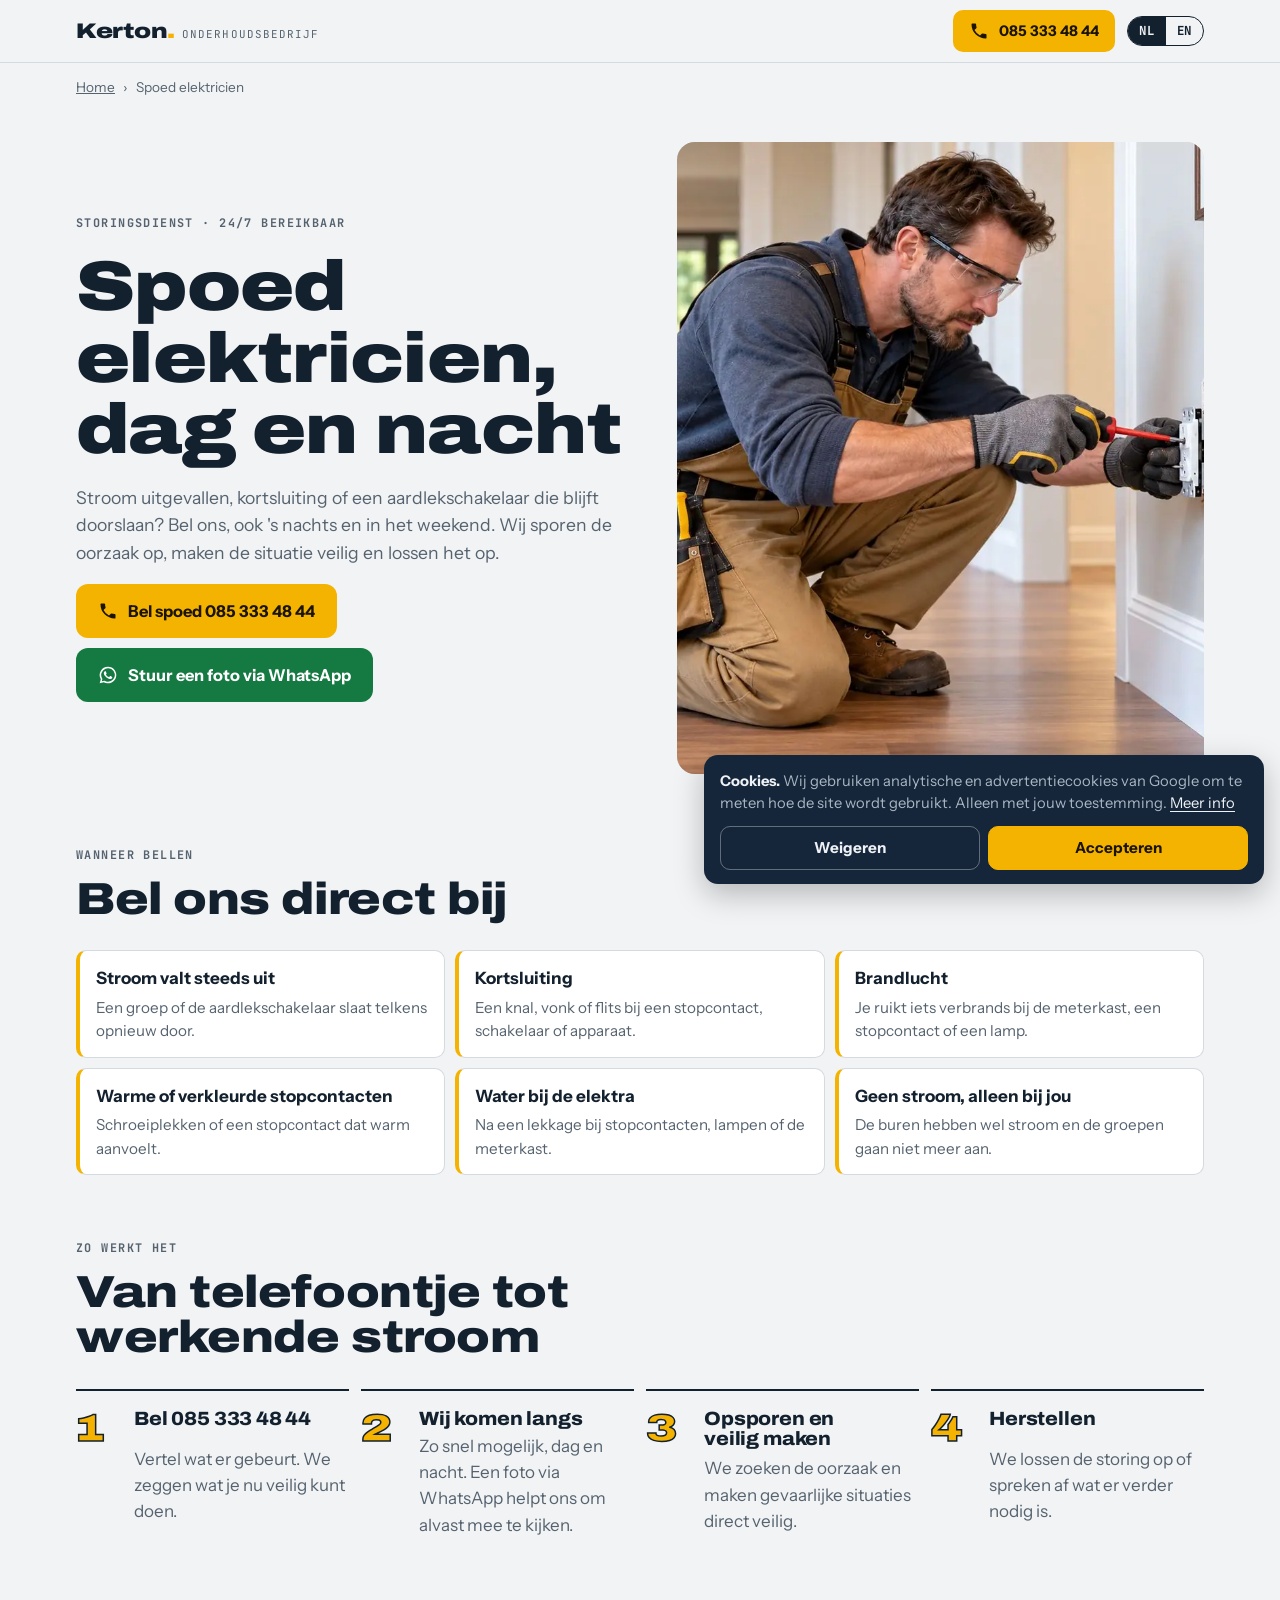
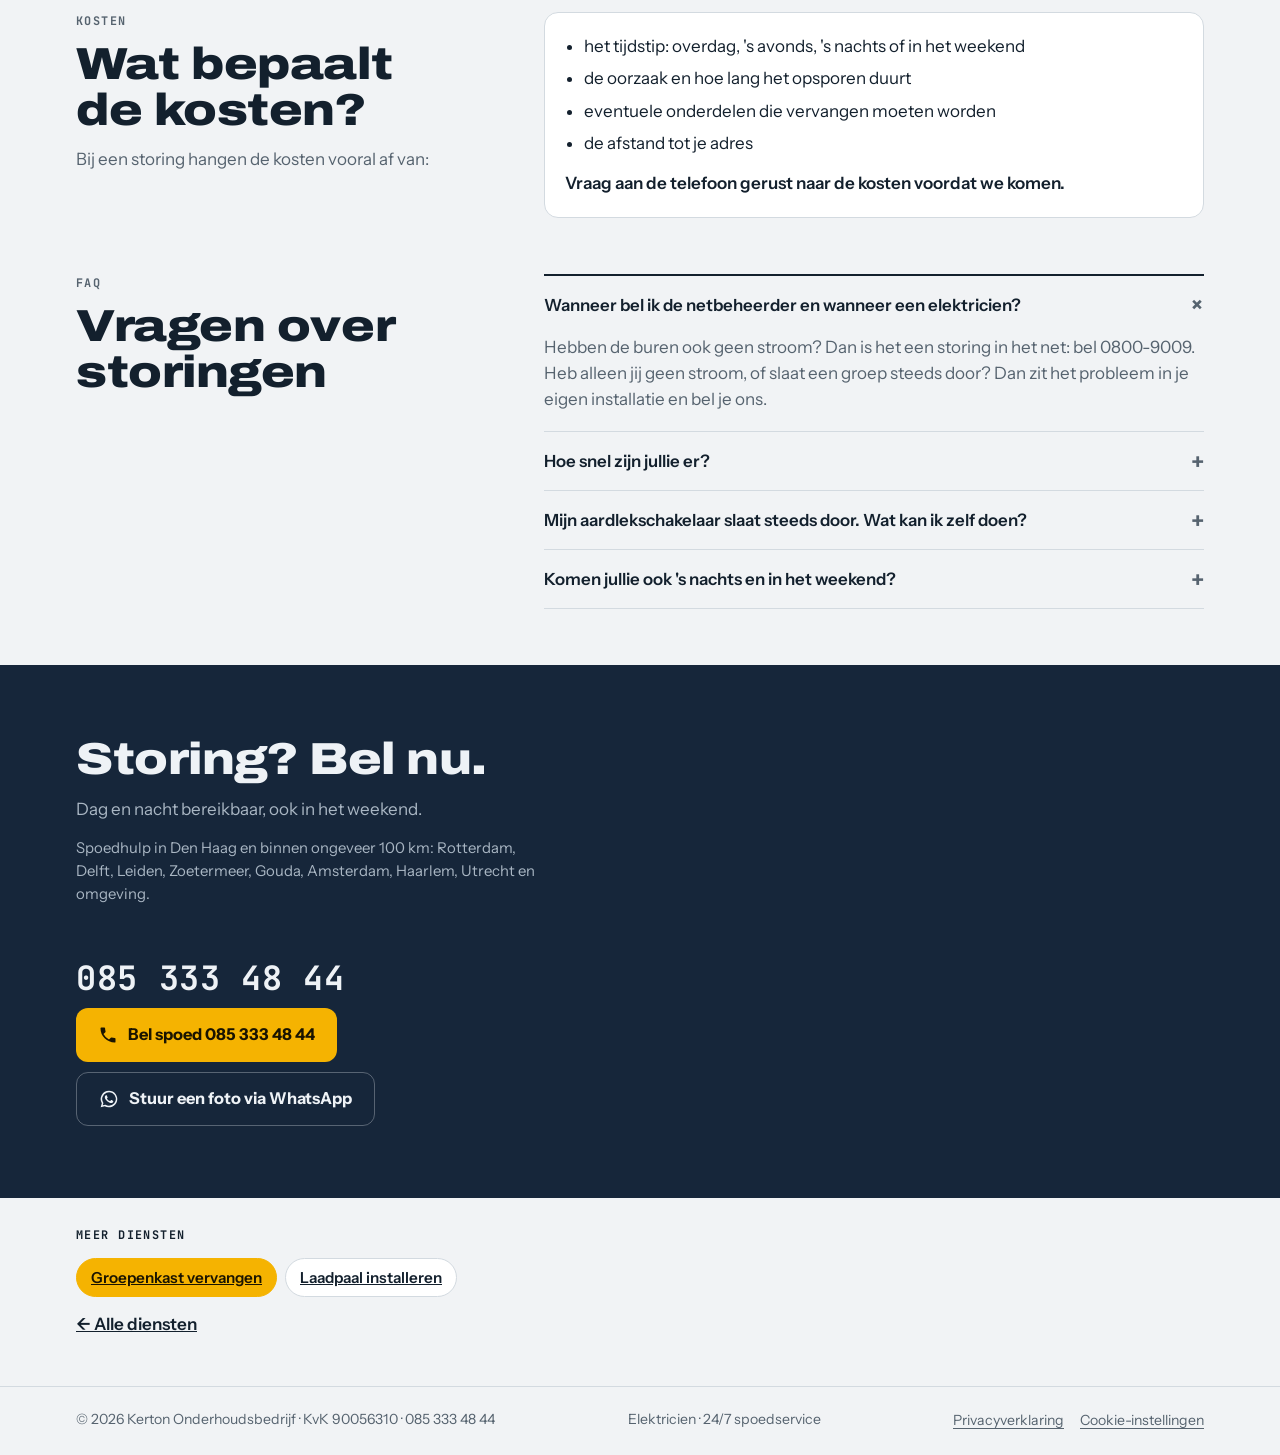
<file: spoed-elektricien/index.html>
<!DOCTYPE html>

<html lang="nl">
<head>
<meta charset="utf-8"/>
<script>
window.dataLayer=window.dataLayer||[];function gtag(){dataLayer.push(arguments);}
gtag('consent','default',{ad_storage:'denied',ad_user_data:'denied',ad_personalization:'denied',analytics_storage:'denied',functionality_storage:'granted',security_storage:'granted',wait_for_update:500});
gtag('set','ads_data_redaction',true);
try{if(localStorage.getItem('kerton-consent')==='granted'){gtag('consent','update',{ad_storage:'granted',ad_user_data:'granted',ad_personalization:'granted',analytics_storage:'granted'});}}catch(e){}
</script>
<script async="" src="https://www.googletagmanager.com/gtag/js?id=G-FKY0PTZJH2"></script>
<script>gtag('js',new Date());gtag('config','G-FKY0PTZJH2');</script>
<meta content="width=device-width, initial-scale=1, viewport-fit=cover" name="viewport"/>
<title>Spoed elektricien Den Haag &amp; Randstad · 24/7 storingsdienst | Kerton</title>
<meta content="Stroomstoring, kortsluiting of aardlekschakelaar die blijft doorslaan? Spoed elektricien in Den Haag, Rotterdam, Delft, Leiden en de Randstad. Dag en nacht bereikbaar: 085 333 48 44." name="description"/>
<link href="https://kertonelektra.nl/spoed-elektricien/" rel="canonical"/>
<link href="https://kertonelektra.nl/spoed-elektricien/" hreflang="nl" rel="alternate"/>
<link href="https://kertonelektra.nl/en/emergency-electrician/" hreflang="en" rel="alternate"/>
<link href="https://kertonelektra.nl/spoed-elektricien/" hreflang="x-default" rel="alternate"/>
<meta content="index,follow,max-image-preview:large" name="robots"/>
<meta content="#16263A" name="theme-color"/>
<meta content="website" property="og:type"/>
<meta content="Kerton Onderhoudsbedrijf" property="og:site_name"/>
<meta content="nl_NL" property="og:locale"/>
<meta content="https://kertonelektra.nl/spoed-elektricien/" property="og:url"/>
<meta content="Spoed elektricien Den Haag &amp; Randstad · 24/7 storingsdienst | Kerton" property="og:title"/>
<meta content="Stroomstoring, kortsluiting of aardlekschakelaar die blijft doorslaan? Spoed elektricien in Den Haag, Rotterdam, Delft, Leiden en de Randstad. Dag en nacht bereikbaar: 085 333 48 44." property="og:description"/>
<meta content="https://kertonelektra.nl/images/hero.jpg" property="og:image"/>
<meta content="1400" property="og:image:width"/><meta content="933" property="og:image:height"/>
<meta content="summary_large_image" name="twitter:card"/>

<script type="application/ld+json">{"@context": "https://schema.org", "@graph": [{"@type": "Service", "@id": "https://kertonelektra.nl/spoed-elektricien/#service", "name": "Spoed elektricien", "serviceType": "Spoed elektricien", "url": "https://kertonelektra.nl/spoed-elektricien/", "inLanguage": "nl", "provider": {"@id": "https://kertonelektra.nl/#business"}, "areaServed": [{"@type": "City", "name": "Den Haag"}, {"@type": "City", "name": "Rotterdam"}, {"@type": "City", "name": "Delft"}, {"@type": "City", "name": "Leiden"}, {"@type": "City", "name": "Zoetermeer"}, {"@type": "City", "name": "Gouda"}, {"@type": "City", "name": "Amsterdam"}, {"@type": "City", "name": "Haarlem"}, {"@type": "City", "name": "Utrecht"}], "description": "Stroomstoring, kortsluiting of aardlekschakelaar die blijft doorslaan? Spoed elektricien in Den Haag, Rotterdam, Delft, Leiden en de Randstad. Dag en nacht bereikbaar: 085 333 48 44."}, {"@type": "BreadcrumbList", "itemListElement": [{"@type": "ListItem", "position": 1, "name": "Home", "item": "https://kertonelektra.nl/"}, {"@type": "ListItem", "position": 2, "name": "Spoed elektricien", "item": "https://kertonelektra.nl/spoed-elektricien/"}]}, {"@type": "FAQPage", "@id": "https://kertonelektra.nl/spoed-elektricien/#faq", "inLanguage": "nl", "mainEntity": [{"@type": "Question", "name": "Wanneer bel ik de netbeheerder en wanneer een elektricien?", "acceptedAnswer": {"@type": "Answer", "text": "Hebben de buren ook geen stroom? Dan is het een storing in het net: bel 0800-9009. Heb alleen jij geen stroom, of slaat een groep steeds door? Dan zit het probleem in je eigen installatie en bel je ons."}}, {"@type": "Question", "name": "Hoe snel zijn jullie er?", "acceptedAnswer": {"@type": "Answer", "text": "Zo snel mogelijk. Hoe snel precies hangt af van waar je woont en hoe druk het is. Aan de telefoon hoor je een inschatting."}}, {"@type": "Question", "name": "Mijn aardlekschakelaar slaat steeds door. Wat kan ik zelf doen?", "acceptedAnswer": {"@type": "Answer", "text": "Zet alle groepen onder die aardlekschakelaar uit, zet hem weer aan en zet de groepen één voor één aan. Slaat hij door bij één groep? Haal daar de stekkers eruit en probeer opnieuw. Blijft het doorslaan, dan bel je ons."}}, {"@type": "Question", "name": "Komen jullie ook 's nachts en in het weekend?", "acceptedAnswer": {"@type": "Answer", "text": "Ja. De storingsdienst is 24/7 bereikbaar, ook in het weekend."}}]}, {"@type": "Electrician", "@id": "https://kertonelektra.nl/#business", "name": "Kerton Onderhoudsbedrijf", "url": "https://kertonelektra.nl/", "telephone": "+31853334844"}]}</script>
<link href="data:image/svg+xml,%3Csvg xmlns=%27http://www.w3.org/2000/svg%27 viewBox=%270 0 24 24%27%3E%3Crect width=%2724%27 height=%2724%27 rx=%275%27 fill=%27%2316263A%27/%3E%3Cpath d=%27M13 3 5 14h6l-1 7 8-11h-6z%27 fill=%27%23F5B301%27/%3E%3C/svg%3E" rel="icon"/>
<link href="https://fonts.googleapis.com" rel="preconnect"/>
<link crossorigin="" href="https://fonts.gstatic.com" rel="preconnect"/>
<link href="https://fonts.googleapis.com/css2?family=Archivo:wdth,wght@100..125,600..900&amp;family=Instrument+Sans:wght@400;500;600&amp;family=JetBrains+Mono:wght@500;700&amp;display=swap" rel="stylesheet"/>
<link href="/assets/site.css" rel="stylesheet"/>
</head>
<body>
<div data-lang="nl" id="app">
<svg aria-hidden="true" height="0" style="position:absolute" width="0">
<symbol id="i-phone" viewbox="0 0 24 24"><path d="M6.6 10.8a15.2 15.2 0 0 0 6.6 6.6l2.2-2.2a1 1 0 0 1 1-.25c1.1.37 2.3.57 3.6.57a1 1 0 0 1 1 1V20a1 1 0 0 1-1 1A17 17 0 0 1 3 4a1 1 0 0 1 1-1h3.5a1 1 0 0 1 1 1c0 1.25.2 2.45.57 3.57a1 1 0 0 1-.25 1z" fill="currentColor"></path></symbol>
<symbol id="i-wa" viewbox="0 0 24 24"><path d="M12 2a10 10 0 0 0-8.6 15.1L2 22l5-1.3A10 10 0 1 0 12 2m0 18.2a8.2 8.2 0 0 1-4.2-1.2l-.3-.2-3 .8.8-2.9-.2-.3A8.2 8.2 0 1 1 12 20.2m4.5-6.1c-.25-.12-1.47-.72-1.7-.8s-.39-.13-.56.12-.64.8-.78.97-.29.19-.54.06a6.7 6.7 0 0 1-3.3-2.9c-.25-.43.25-.4.71-1.33a.45.45 0 0 0-.02-.42c-.06-.12-.56-1.35-.77-1.85s-.4-.42-.56-.43h-.48a.92.92 0 0 0-.67.31 2.8 2.8 0 0 0-.87 2.08 4.9 4.9 0 0 0 1.02 2.58 11.1 11.1 0 0 0 4.27 3.77c1.58.68 2.2.74 3 .62a2.55 2.55 0 0 0 1.67-1.18 2.07 2.07 0 0 0 .15-1.18c-.07-.1-.23-.17-.48-.29" fill="currentColor"></path></symbol>
<symbol id="i-bolt" viewbox="0 0 24 24"><path d="M13 2 4 14h6l-1 8 9-12h-6z" fill="currentColor"></path></symbol>
</svg>
<header>
<div class="wrap bar">
<a aria-label="Kerton Onderhoudsbedrijf" class="logo" href="/">
<b>Kerton<i>.</i></b><span class="logo-sub">Onderhoudsbedrijf</span>
</a>
<a class="btn btn-volt btn-sm hcall" href="tel:+31853334844"><svg><use href="#i-phone"></use></svg>085 333 48 44</a>
<nav aria-label="Taal / Language" class="lang"><a aria-current="page" href="/spoed-elektricien/" hreflang="nl">NL</a><a href="/en/emergency-electrician/" hreflang="en">EN</a></nav>
</div>
</header>
<main id="top">
<nav aria-label="Breadcrumb" class="wrap crumbs"><a href="/">Home</a><span aria-hidden="true">›</span><span aria-current="page">Spoed elektricien</span></nav>
<section class="hero">
<div class="wrap hero-grid">
<div class="hero-photo"><img alt="Elektricien werkt aan een wandcontactdoos" fetchpriority="high" height="933" src="/images/hero.webp" width="1400"/></div>
<div class="hero-copy">
<p class="label">Storingsdienst · 24/7 bereikbaar</p>
<h1 class="display">Spoed elektricien, dag en nacht</h1>
<p class="lede">Stroom uitgevallen, kortsluiting of een aardlekschakelaar die blijft doorslaan? Bel ons, ook 's nachts en in het weekend. Wij sporen de oorzaak op, maken de situatie veilig en lossen het op.</p>
<div class="ctas"><a class="btn btn-volt" href="tel:+31853334844"><svg><use href="#i-phone"></use></svg><span>Bel spoed 085 333 48 44</span></a><a class="btn btn-wa wa-link" href="https://wa.me/31686467613?text=Hallo%2C%20ik%20heb%20een%20storing%20in%20de%20elektra.%20Ik%20stuur%20een%20foto%20mee%3A" rel="noopener" target="_blank"><svg><use href="#i-wa"></use></svg><span>Stuur een foto via WhatsApp</span></a></div>
</div>
</div>
</section>
<section class="signs">
<div class="wrap">
<div class="sec-head"><p class="label">Wanneer bellen</p><h2>Bel ons direct bij</h2></div>
<ul class="sign-grid"><li><b>Stroom valt steeds uit</b><span>Een groep of de aardlekschakelaar slaat telkens opnieuw door.</span></li><li><b>Kortsluiting</b><span>Een knal, vonk of flits bij een stopcontact, schakelaar of apparaat.</span></li><li><b>Brandlucht</b><span>Je ruikt iets verbrands bij de meterkast, een stopcontact of een lamp.</span></li><li><b>Warme of verkleurde stopcontacten</b><span>Schroeiplekken of een stopcontact dat warm aanvoelt.</span></li><li><b>Water bij de elektra</b><span>Na een lekkage bij stopcontacten, lampen of de meterkast.</span></li><li><b>Geen stroom, alleen bij jou</b><span>De buren hebben wel stroom en de groepen gaan niet meer aan.</span></li></ul>
</div>
</section>
<section class="steps steps-4">
<div class="wrap">
<div class="sec-head"><p class="label">Zo werkt het</p><h2>Van telefoontje tot werkende stroom</h2></div>
<ol><li><h3>Bel 085 333 48 44</h3><p>Vertel wat er gebeurt. We zeggen wat je nu veilig kunt doen.</p></li><li><h3>Wij komen langs</h3><p>Zo snel mogelijk, dag en nacht. Een foto via WhatsApp helpt ons om alvast mee te kijken.</p></li><li><h3>Opsporen en veilig maken</h3><p>We zoeken de oorzaak en maken gevaarlijke situaties direct veilig.</p></li><li><h3>Herstellen</h3><p>We lossen de storing op of spreken af wat er verder nodig is.</p></li></ol>
</div>
</section>
<section class="price">
<div class="wrap price-grid">
<div class="sec-head"><p class="label">Kosten</p><h2>Wat bepaalt de kosten?</h2><p>Bij een storing hangen de kosten vooral af van:</p></div>
<div class="price-box"><ul><li>het tijdstip: overdag, 's avonds, 's nachts of in het weekend</li><li>de oorzaak en hoe lang het opsporen duurt</li><li>eventuele onderdelen die vervangen moeten worden</li><li>de afstand tot je adres</li></ul><p>Vraag aan de telefoon gerust naar de kosten voordat we komen.</p></div>
</div>
</section>
<section class="faq" id="faq">
<div class="wrap faq-grid">
<div class="sec-head"><p class="label">FAQ</p><h2>Vragen over storingen</h2></div>
<div class="qas"><details class="qa" open=""><summary>Wanneer bel ik de netbeheerder en wanneer een elektricien?</summary><p>Hebben de buren ook geen stroom? Dan is het een storing in het net: bel 0800-9009. Heb alleen jij geen stroom, of slaat een groep steeds door? Dan zit het probleem in je eigen installatie en bel je ons.</p></details><details class="qa"><summary>Hoe snel zijn jullie er?</summary><p>Zo snel mogelijk. Hoe snel precies hangt af van waar je woont en hoe druk het is. Aan de telefoon hoor je een inschatting.</p></details><details class="qa"><summary>Mijn aardlekschakelaar slaat steeds door. Wat kan ik zelf doen?</summary><p>Zet alle groepen onder die aardlekschakelaar uit, zet hem weer aan en zet de groepen één voor één aan. Slaat hij door bij één groep? Haal daar de stekkers eruit en probeer opnieuw. Blijft het doorslaan, dan bel je ons.</p></details><details class="qa"><summary>Komen jullie ook 's nachts en in het weekend?</summary><p>Ja. De storingsdienst is 24/7 bereikbaar, ook in het weekend.</p></details></div>
</div>
</section>
<section class="spoed svc-cta">
<div class="wrap">
<div class="spoed-intro"><h2>Storing? Bel nu.</h2><p>Dag en nacht bereikbaar, ook in het weekend.</p><p class="near-dark">Spoedhulp in Den Haag en binnen ongeveer 100 km: Rotterdam, Delft, Leiden, Zoetermeer, Gouda, Amsterdam, Haarlem, Utrecht en omgeving.</p></div>
<div class="spoed-call"><p class="spoed-num">085 333 48 44</p><div class="ctas"><a class="btn btn-volt" href="tel:+31853334844"><svg><use href="#i-phone"></use></svg><span>Bel spoed 085 333 48 44</span></a><a class="btn btn-ghost wa-link" href="https://wa.me/31686467613?text=Hallo%2C%20ik%20heb%20een%20storing%20in%20de%20elektra.%20Ik%20stuur%20een%20foto%20mee%3A" rel="noopener" target="_blank"><svg><use href="#i-wa"></use></svg><span>Stuur een foto via WhatsApp</span></a></div></div>
</div>
</section>
<div class="wrap back" style="display:grid;gap:14px"><p class="label">Meer diensten</p><ul class="cities"><li><a href="/groepenkast-vervangen/">Groepenkast vervangen</a></li><li><a href="/laadpaal-installeren/">Laadpaal installeren</a></li></ul><a href="/#diensten">← Alle diensten</a></div>
</main>
<footer>
<div class="wrap">
<span>© <span id="yr">2026</span> Kerton Onderhoudsbedrijf · KvK 90056310 · 085 333 48 44</span>
<span>Elektricien · 24/7 spoedservice</span>
<span class="foot-links"><a href="/privacyverklaring/">Privacyverklaring</a><button class="linkbtn" id="ck-open" type="button">Cookie-instellingen</button></span>
</div>
</footer>
<nav aria-label="Contact" class="callbar">
<a class="btn btn-volt" href="tel:+31853334844"><svg><use href="#i-phone"></use></svg><span>Bel spoed</span></a>
<a class="btn btn-wa wa-link" href="https://wa.me/31686467613?text=Hallo%2C%20ik%20heb%20een%20storing%20in%20de%20elektra.%20Ik%20stuur%20een%20foto%20mee%3A" rel="noopener" target="_blank"><svg><use href="#i-wa"></use></svg>WhatsApp</a>
</nav>
</div>
<script>(function(){document.getElementById('yr').textContent=new Date().getFullYear();var c=document.getElementById('copy');if(!c)return;c.addEventListener('click',function(){var lbl=c.innerHTML;function done(){c.textContent='Gekopieerd';setTimeout(function(){c.innerHTML=lbl},1600)}function sel(){var r=document.createRange();r.selectNodeContents(document.getElementById('num'));var w=getSelection();w.removeAllRanges();w.addRange(r)}try{navigator.clipboard.writeText('+31853334844').then(done,sel)}catch(e){sel()}})})();</script>
<div aria-label="Cookies" aria-live="polite" class="cookie" hidden="" id="cookie" role="dialog">
<p><b>Cookies.</b> Wij gebruiken analytische en advertentiecookies van Google om te meten hoe de site wordt gebruikt. Alleen met jouw toestemming. <a href="/privacyverklaring/">Meer info</a></p>
<div class="cookie-btns"><button id="ck-no" type="button">Weigeren</button><button class="ok" id="ck-yes" type="button">Accepteren</button></div>
</div>
<script>
(function(){
  var b=document.getElementById('cookie'),k='kerton-consent',v=null;
  try{v=localStorage.getItem(k)}catch(e){}
  if(v!=='granted'&&v!=='denied')b.hidden=false;
  function set(x){try{localStorage.setItem(k,x)}catch(e){}
    var g=x==='granted'?'granted':'denied';
    gtag('consent','update',{ad_storage:g,ad_user_data:g,ad_personalization:g,analytics_storage:g});
    dataLayer.push({event:'consent_update',consent:x});b.hidden=true;}
  document.getElementById('ck-yes').onclick=function(){set('granted')};
  document.getElementById('ck-no').onclick=function(){set('denied')};
  document.addEventListener('click',function(e){
    var a=e.target.closest&&e.target.closest('a[href]');if(!a)return;var h=a.getAttribute('href');
    var where=a.closest('header')?'header':a.closest('.callbar')?'sticky_bar':a.closest('.spoed')?'spoed':a.closest('.contact')?'contact':a.closest('.hero')?'hero':'other';
    if(h.indexOf('tel:')===0){gtag('event','click_call',{link_location:where,transport_type:'beacon'});dataLayer.push({event:'click_call_gtm',link_location:where});}
    else if(h.indexOf('wa.me')>-1){gtag('event','click_whatsapp',{link_location:where,transport_type:'beacon'});dataLayer.push({event:'click_whatsapp_gtm',link_location:where});}
  });
})();
</script>
<script>(function(){var o=document.getElementById("ck-open"),b=document.getElementById("cookie");if(o&&b)o.addEventListener("click",function(){b.hidden=false;var y=document.getElementById("ck-yes");if(y)y.focus()})})();</script>
</body>
</html>
</file>
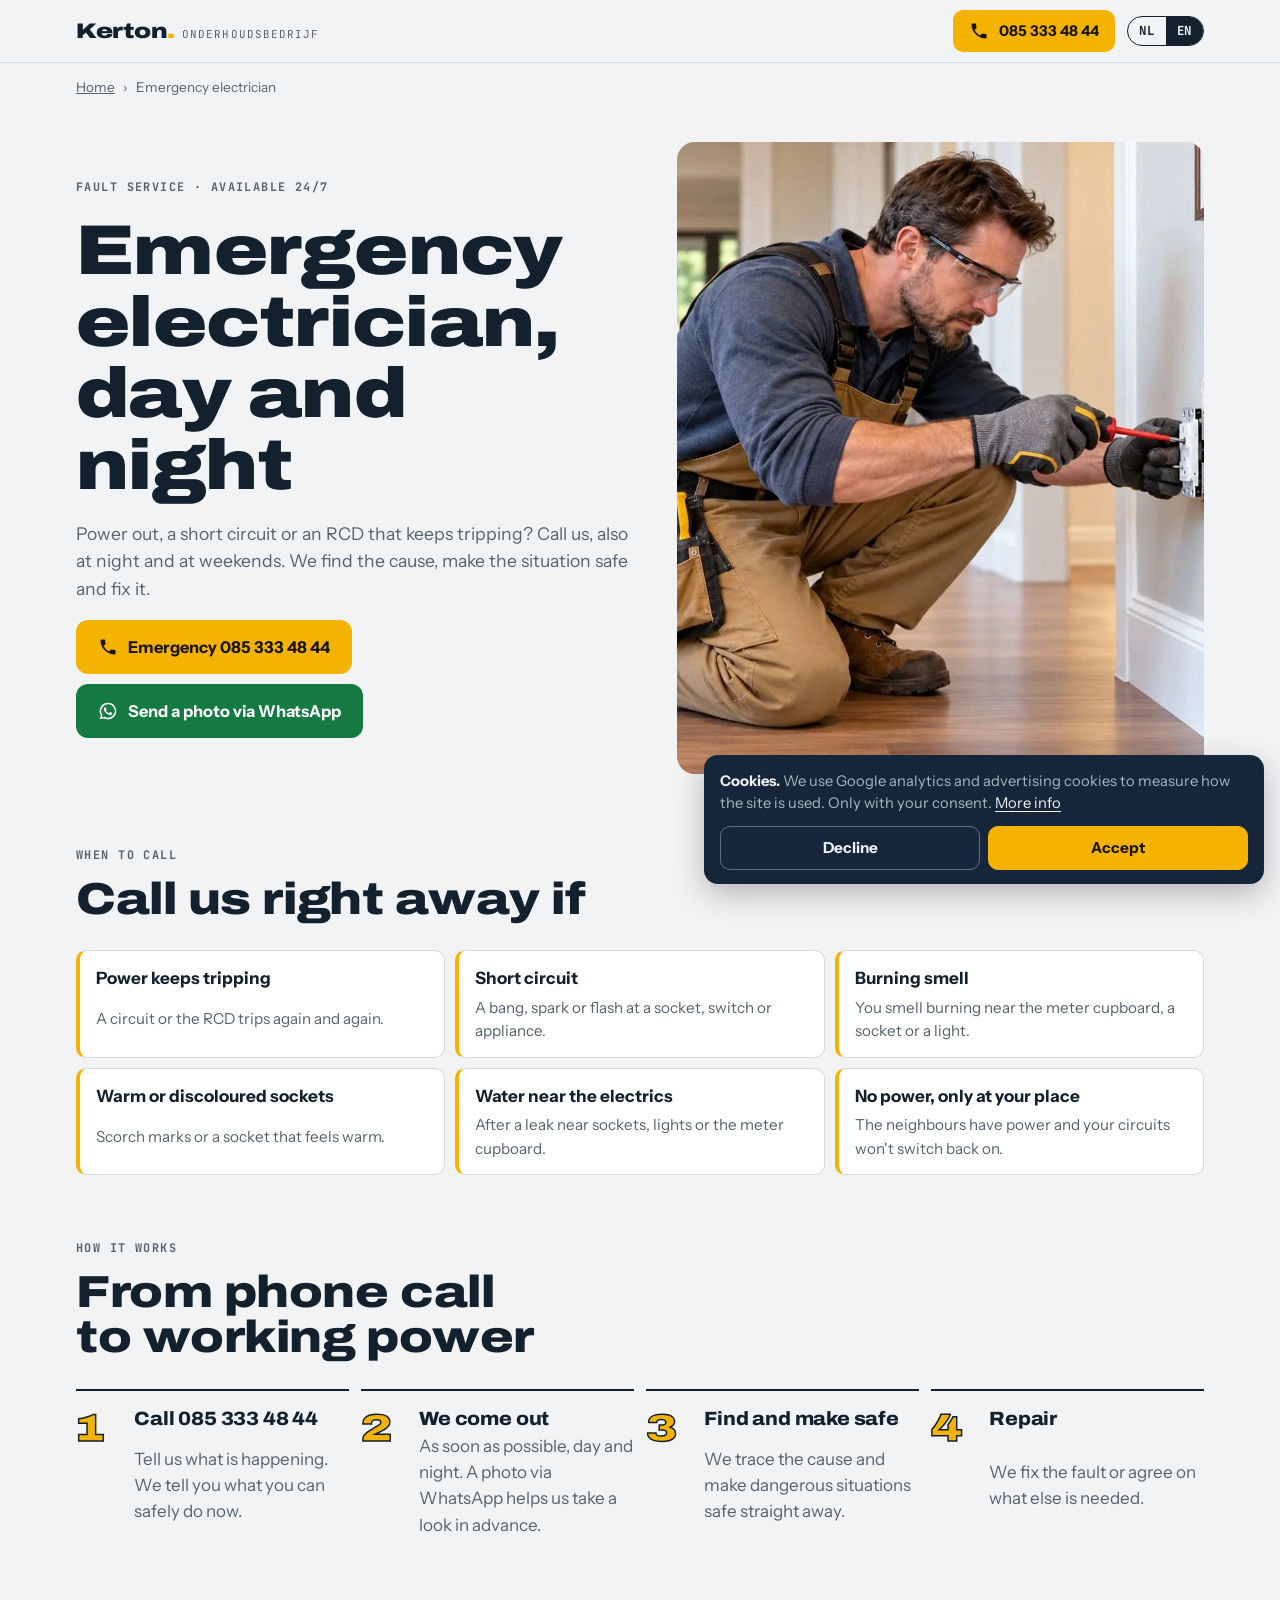
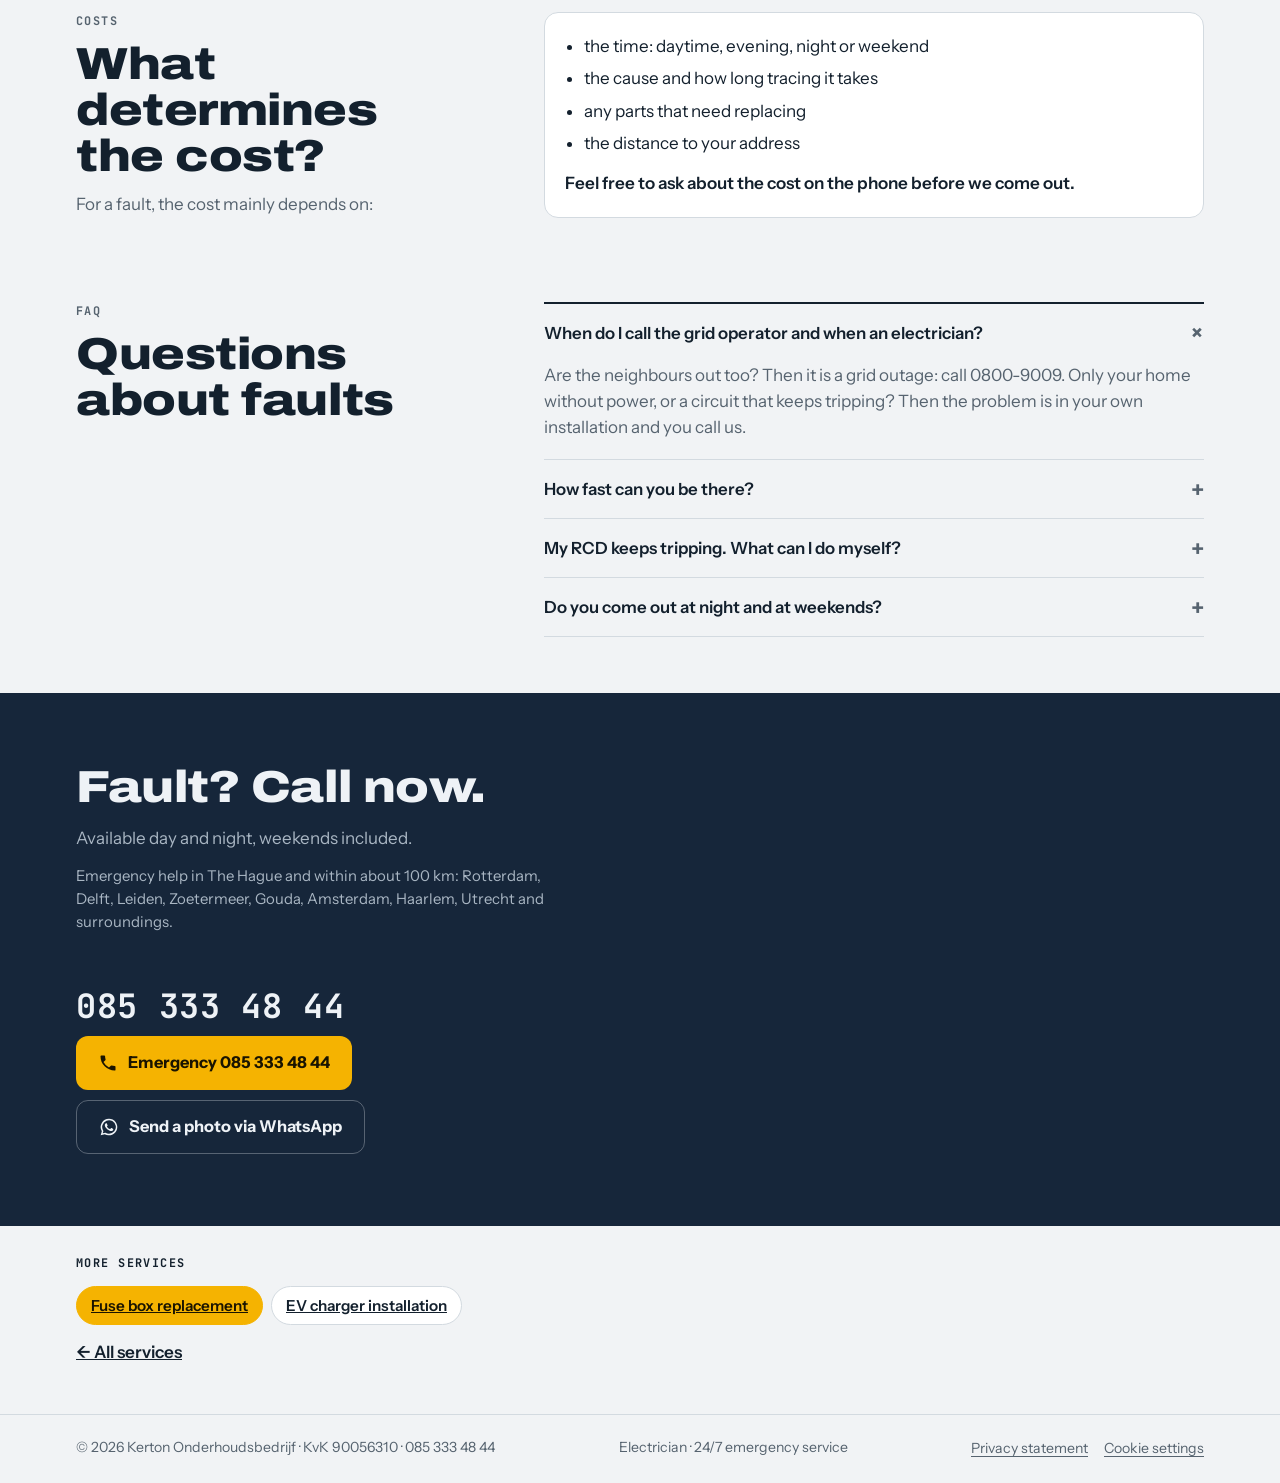
<file: en/emergency-electrician/index.html>
<!DOCTYPE html>

<html lang="en">
<head>
<meta charset="utf-8"/>
<script>
window.dataLayer=window.dataLayer||[];function gtag(){dataLayer.push(arguments);}
gtag('consent','default',{ad_storage:'denied',ad_user_data:'denied',ad_personalization:'denied',analytics_storage:'denied',functionality_storage:'granted',security_storage:'granted',wait_for_update:500});
gtag('set','ads_data_redaction',true);
try{if(localStorage.getItem('kerton-consent')==='granted'){gtag('consent','update',{ad_storage:'granted',ad_user_data:'granted',ad_personalization:'granted',analytics_storage:'granted'});}}catch(e){}
</script>
<script async="" src="https://www.googletagmanager.com/gtag/js?id=G-FKY0PTZJH2"></script>
<script>gtag('js',new Date());gtag('config','G-FKY0PTZJH2');</script>
<meta content="width=device-width, initial-scale=1, viewport-fit=cover" name="viewport"/>
<title>Emergency electrician The Hague &amp; Randstad · 24/7 fault service | Kerton</title>
<meta content="Power outage, short circuit or an RCD that keeps tripping? Emergency electrician in The Hague, Rotterdam, Delft, Leiden and the Randstad. Available day and night: 085 333 48 44." name="description"/>
<link href="https://kertonelektra.nl/en/emergency-electrician/" rel="canonical"/>
<link href="https://kertonelektra.nl/spoed-elektricien/" hreflang="nl" rel="alternate"/>
<link href="https://kertonelektra.nl/en/emergency-electrician/" hreflang="en" rel="alternate"/>
<link href="https://kertonelektra.nl/spoed-elektricien/" hreflang="x-default" rel="alternate"/>
<meta content="index,follow,max-image-preview:large" name="robots"/>
<meta content="#16263A" name="theme-color"/>
<meta content="website" property="og:type"/>
<meta content="Kerton Onderhoudsbedrijf" property="og:site_name"/>
<meta content="en_GB" property="og:locale"/>
<meta content="https://kertonelektra.nl/en/emergency-electrician/" property="og:url"/>
<meta content="Emergency electrician The Hague &amp; Randstad · 24/7 fault service | Kerton" property="og:title"/>
<meta content="Power outage, short circuit or an RCD that keeps tripping? Emergency electrician in The Hague, Rotterdam, Delft, Leiden and the Randstad. Available day and night: 085 333 48 44." property="og:description"/>
<meta content="https://kertonelektra.nl/images/hero.jpg" property="og:image"/>
<meta content="1400" property="og:image:width"/><meta content="933" property="og:image:height"/>
<meta content="summary_large_image" name="twitter:card"/>

<script type="application/ld+json">{"@context": "https://schema.org", "@graph": [{"@type": "Service", "@id": "https://kertonelektra.nl/en/emergency-electrician/#service", "name": "Emergency electrician", "serviceType": "Emergency electrician", "url": "https://kertonelektra.nl/en/emergency-electrician/", "inLanguage": "en", "provider": {"@id": "https://kertonelektra.nl/#business"}, "areaServed": [{"@type": "City", "name": "Den Haag"}, {"@type": "City", "name": "Rotterdam"}, {"@type": "City", "name": "Delft"}, {"@type": "City", "name": "Leiden"}, {"@type": "City", "name": "Zoetermeer"}, {"@type": "City", "name": "Gouda"}, {"@type": "City", "name": "Amsterdam"}, {"@type": "City", "name": "Haarlem"}, {"@type": "City", "name": "Utrecht"}], "description": "Power outage, short circuit or an RCD that keeps tripping? Emergency electrician in The Hague, Rotterdam, Delft, Leiden and the Randstad. Available day and night: 085 333 48 44."}, {"@type": "BreadcrumbList", "itemListElement": [{"@type": "ListItem", "position": 1, "name": "Home", "item": "https://kertonelektra.nl/en/"}, {"@type": "ListItem", "position": 2, "name": "Emergency electrician", "item": "https://kertonelektra.nl/en/emergency-electrician/"}]}, {"@type": "FAQPage", "@id": "https://kertonelektra.nl/en/emergency-electrician/#faq", "inLanguage": "en", "mainEntity": [{"@type": "Question", "name": "When do I call the grid operator and when an electrician?", "acceptedAnswer": {"@type": "Answer", "text": "Are the neighbours out too? Then it is a grid outage: call 0800-9009. Only your home without power, or a circuit that keeps tripping? Then the problem is in your own installation and you call us."}}, {"@type": "Question", "name": "How fast can you be there?", "acceptedAnswer": {"@type": "Answer", "text": "As soon as possible. Exactly how fast depends on where you live and how busy it is. You get an estimate on the phone."}}, {"@type": "Question", "name": "My RCD keeps tripping. What can I do myself?", "acceptedAnswer": {"@type": "Answer", "text": "Switch off all circuits under that RCD, switch it back on, then switch the circuits on one by one. Trips on one circuit? Unplug everything there and try again. Still tripping? Call us."}}, {"@type": "Question", "name": "Do you come out at night and at weekends?", "acceptedAnswer": {"@type": "Answer", "text": "Yes. The fault service is available 24/7, weekends included."}}]}, {"@type": "Electrician", "@id": "https://kertonelektra.nl/#business", "name": "Kerton Onderhoudsbedrijf", "url": "https://kertonelektra.nl/", "telephone": "+31853334844"}]}</script>
<link href="data:image/svg+xml,%3Csvg xmlns=%27http://www.w3.org/2000/svg%27 viewBox=%270 0 24 24%27%3E%3Crect width=%2724%27 height=%2724%27 rx=%275%27 fill=%27%2316263A%27/%3E%3Cpath d=%27M13 3 5 14h6l-1 7 8-11h-6z%27 fill=%27%23F5B301%27/%3E%3C/svg%3E" rel="icon"/>
<link href="https://fonts.googleapis.com" rel="preconnect"/>
<link crossorigin="" href="https://fonts.gstatic.com" rel="preconnect"/>
<link href="https://fonts.googleapis.com/css2?family=Archivo:wdth,wght@100..125,600..900&amp;family=Instrument+Sans:wght@400;500;600&amp;family=JetBrains+Mono:wght@500;700&amp;display=swap" rel="stylesheet"/>
<link href="/assets/site.css" rel="stylesheet"/>
</head>
<body>
<div data-lang="en" id="app">
<svg aria-hidden="true" height="0" style="position:absolute" width="0">
<symbol id="i-phone" viewbox="0 0 24 24"><path d="M6.6 10.8a15.2 15.2 0 0 0 6.6 6.6l2.2-2.2a1 1 0 0 1 1-.25c1.1.37 2.3.57 3.6.57a1 1 0 0 1 1 1V20a1 1 0 0 1-1 1A17 17 0 0 1 3 4a1 1 0 0 1 1-1h3.5a1 1 0 0 1 1 1c0 1.25.2 2.45.57 3.57a1 1 0 0 1-.25 1z" fill="currentColor"></path></symbol>
<symbol id="i-wa" viewbox="0 0 24 24"><path d="M12 2a10 10 0 0 0-8.6 15.1L2 22l5-1.3A10 10 0 1 0 12 2m0 18.2a8.2 8.2 0 0 1-4.2-1.2l-.3-.2-3 .8.8-2.9-.2-.3A8.2 8.2 0 1 1 12 20.2m4.5-6.1c-.25-.12-1.47-.72-1.7-.8s-.39-.13-.56.12-.64.8-.78.97-.29.19-.54.06a6.7 6.7 0 0 1-3.3-2.9c-.25-.43.25-.4.71-1.33a.45.45 0 0 0-.02-.42c-.06-.12-.56-1.35-.77-1.85s-.4-.42-.56-.43h-.48a.92.92 0 0 0-.67.31 2.8 2.8 0 0 0-.87 2.08 4.9 4.9 0 0 0 1.02 2.58 11.1 11.1 0 0 0 4.27 3.77c1.58.68 2.2.74 3 .62a2.55 2.55 0 0 0 1.67-1.18 2.07 2.07 0 0 0 .15-1.18c-.07-.1-.23-.17-.48-.29" fill="currentColor"></path></symbol>
<symbol id="i-bolt" viewbox="0 0 24 24"><path d="M13 2 4 14h6l-1 8 9-12h-6z" fill="currentColor"></path></symbol>
</svg>
<header>
<div class="wrap bar">
<a aria-label="Kerton Onderhoudsbedrijf" class="logo" href="/en/">
<b>Kerton<i>.</i></b><span class="logo-sub">Onderhoudsbedrijf</span>
</a>
<a class="btn btn-volt btn-sm hcall" href="tel:+31853334844"><svg><use href="#i-phone"></use></svg>085 333 48 44</a>
<nav aria-label="Taal / Language" class="lang"><a href="/spoed-elektricien/" hreflang="nl">NL</a><a aria-current="page" href="/en/emergency-electrician/" hreflang="en">EN</a></nav>
</div>
</header>
<main id="top">
<nav aria-label="Breadcrumb" class="wrap crumbs"><a href="/en/">Home</a><span aria-hidden="true">›</span><span aria-current="page">Emergency electrician</span></nav>
<section class="hero">
<div class="wrap hero-grid">
<div class="hero-photo"><img alt="Electrician working on a wall socket" fetchpriority="high" height="933" src="/images/hero.webp" width="1400"/></div>
<div class="hero-copy">
<p class="label">Fault service · available 24/7</p>
<h1 class="display">Emergency electrician, day and night</h1>
<p class="lede">Power out, a short circuit or an RCD that keeps tripping? Call us, also at night and at weekends. We find the cause, make the situation safe and fix it.</p>
<div class="ctas"><a class="btn btn-volt" href="tel:+31853334844"><svg><use href="#i-phone"></use></svg><span>Emergency 085 333 48 44</span></a><a class="btn btn-wa wa-link" href="https://wa.me/31686467613?text=Hi%2C%20I%20have%20an%20electrical%20fault.%20Sending%20a%20photo%3A" rel="noopener" target="_blank"><svg><use href="#i-wa"></use></svg><span>Send a photo via WhatsApp</span></a></div>
</div>
</div>
</section>
<section class="signs">
<div class="wrap">
<div class="sec-head"><p class="label">When to call</p><h2>Call us right away if</h2></div>
<ul class="sign-grid"><li><b>Power keeps tripping</b><span>A circuit or the RCD trips again and again.</span></li><li><b>Short circuit</b><span>A bang, spark or flash at a socket, switch or appliance.</span></li><li><b>Burning smell</b><span>You smell burning near the meter cupboard, a socket or a light.</span></li><li><b>Warm or discoloured sockets</b><span>Scorch marks or a socket that feels warm.</span></li><li><b>Water near the electrics</b><span>After a leak near sockets, lights or the meter cupboard.</span></li><li><b>No power, only at your place</b><span>The neighbours have power and your circuits won't switch back on.</span></li></ul>
</div>
</section>
<section class="steps steps-4">
<div class="wrap">
<div class="sec-head"><p class="label">How it works</p><h2>From phone call to working power</h2></div>
<ol><li><h3>Call 085 333 48 44</h3><p>Tell us what is happening. We tell you what you can safely do now.</p></li><li><h3>We come out</h3><p>As soon as possible, day and night. A photo via WhatsApp helps us take a look in advance.</p></li><li><h3>Find and make safe</h3><p>We trace the cause and make dangerous situations safe straight away.</p></li><li><h3>Repair</h3><p>We fix the fault or agree on what else is needed.</p></li></ol>
</div>
</section>
<section class="price">
<div class="wrap price-grid">
<div class="sec-head"><p class="label">Costs</p><h2>What determines the cost?</h2><p>For a fault, the cost mainly depends on:</p></div>
<div class="price-box"><ul><li>the time: daytime, evening, night or weekend</li><li>the cause and how long tracing it takes</li><li>any parts that need replacing</li><li>the distance to your address</li></ul><p>Feel free to ask about the cost on the phone before we come out.</p></div>
</div>
</section>
<section class="faq" id="faq">
<div class="wrap faq-grid">
<div class="sec-head"><p class="label">FAQ</p><h2>Questions about faults</h2></div>
<div class="qas"><details class="qa" open=""><summary>When do I call the grid operator and when an electrician?</summary><p>Are the neighbours out too? Then it is a grid outage: call 0800-9009. Only your home without power, or a circuit that keeps tripping? Then the problem is in your own installation and you call us.</p></details><details class="qa"><summary>How fast can you be there?</summary><p>As soon as possible. Exactly how fast depends on where you live and how busy it is. You get an estimate on the phone.</p></details><details class="qa"><summary>My RCD keeps tripping. What can I do myself?</summary><p>Switch off all circuits under that RCD, switch it back on, then switch the circuits on one by one. Trips on one circuit? Unplug everything there and try again. Still tripping? Call us.</p></details><details class="qa"><summary>Do you come out at night and at weekends?</summary><p>Yes. The fault service is available 24/7, weekends included.</p></details></div>
</div>
</section>
<section class="spoed svc-cta">
<div class="wrap">
<div class="spoed-intro"><h2>Fault? Call now.</h2><p>Available day and night, weekends included.</p><p class="near-dark">Emergency help in The Hague and within about 100 km: Rotterdam, Delft, Leiden, Zoetermeer, Gouda, Amsterdam, Haarlem, Utrecht and surroundings.</p></div>
<div class="spoed-call"><p class="spoed-num">085 333 48 44</p><div class="ctas"><a class="btn btn-volt" href="tel:+31853334844"><svg><use href="#i-phone"></use></svg><span>Emergency 085 333 48 44</span></a><a class="btn btn-ghost wa-link" href="https://wa.me/31686467613?text=Hi%2C%20I%20have%20an%20electrical%20fault.%20Sending%20a%20photo%3A" rel="noopener" target="_blank"><svg><use href="#i-wa"></use></svg><span>Send a photo via WhatsApp</span></a></div></div>
</div>
</section>
<div class="wrap back" style="display:grid;gap:14px"><p class="label">More services</p><ul class="cities"><li><a href="/en/fuse-box-replacement/">Fuse box replacement</a></li><li><a href="/en/ev-charger-installation/">EV charger installation</a></li></ul><a href="/en/#diensten">← All services</a></div>
</main>
<footer>
<div class="wrap">
<span>© <span id="yr">2026</span> Kerton Onderhoudsbedrijf · KvK 90056310 · 085 333 48 44</span>
<span>Electrician · 24/7 emergency service</span>
<span class="foot-links"><a href="/en/privacy-statement/">Privacy statement</a><button class="linkbtn" id="ck-open" type="button">Cookie settings</button></span>
</div>
</footer>
<nav aria-label="Contact" class="callbar">
<a class="btn btn-volt" href="tel:+31853334844"><svg><use href="#i-phone"></use></svg><span>Call now</span></a>
<a class="btn btn-wa wa-link" href="https://wa.me/31686467613?text=Hi%2C%20I%20have%20an%20electrical%20fault.%20Sending%20a%20photo%3A" rel="noopener" target="_blank"><svg><use href="#i-wa"></use></svg>WhatsApp</a>
</nav>
</div>
<script>(function(){document.getElementById('yr').textContent=new Date().getFullYear();var c=document.getElementById('copy');if(!c)return;c.addEventListener('click',function(){var lbl=c.innerHTML;function done(){c.textContent='Copied';setTimeout(function(){c.innerHTML=lbl},1600)}function sel(){var r=document.createRange();r.selectNodeContents(document.getElementById('num'));var w=getSelection();w.removeAllRanges();w.addRange(r)}try{navigator.clipboard.writeText('+31853334844').then(done,sel)}catch(e){sel()}})})();</script>
<div aria-label="Cookies" aria-live="polite" class="cookie" hidden="" id="cookie" role="dialog">
<p><b>Cookies.</b> We use Google analytics and advertising cookies to measure how the site is used. Only with your consent. <a href="/en/privacy-statement/">More info</a></p>
<div class="cookie-btns"><button id="ck-no" type="button">Decline</button><button class="ok" id="ck-yes" type="button">Accept</button></div>
</div>
<script>
(function(){
  var b=document.getElementById('cookie'),k='kerton-consent',v=null;
  try{v=localStorage.getItem(k)}catch(e){}
  if(v!=='granted'&&v!=='denied')b.hidden=false;
  function set(x){try{localStorage.setItem(k,x)}catch(e){}
    var g=x==='granted'?'granted':'denied';
    gtag('consent','update',{ad_storage:g,ad_user_data:g,ad_personalization:g,analytics_storage:g});
    dataLayer.push({event:'consent_update',consent:x});b.hidden=true;}
  document.getElementById('ck-yes').onclick=function(){set('granted')};
  document.getElementById('ck-no').onclick=function(){set('denied')};
  document.addEventListener('click',function(e){
    var a=e.target.closest&&e.target.closest('a[href]');if(!a)return;var h=a.getAttribute('href');
    var where=a.closest('header')?'header':a.closest('.callbar')?'sticky_bar':a.closest('.spoed')?'spoed':a.closest('.contact')?'contact':a.closest('.hero')?'hero':'other';
    if(h.indexOf('tel:')===0){gtag('event','click_call',{link_location:where,transport_type:'beacon'});dataLayer.push({event:'click_call_gtm',link_location:where});}
    else if(h.indexOf('wa.me')>-1){gtag('event','click_whatsapp',{link_location:where,transport_type:'beacon'});dataLayer.push({event:'click_whatsapp_gtm',link_location:where});}
  });
})();
</script>
<script>(function(){var o=document.getElementById("ck-open"),b=document.getElementById("cookie");if(o&&b)o.addEventListener("click",function(){b.hidden=false;var y=document.getElementById("ck-yes");if(y)y.focus()})})();</script>
</body>
</html>
</file>
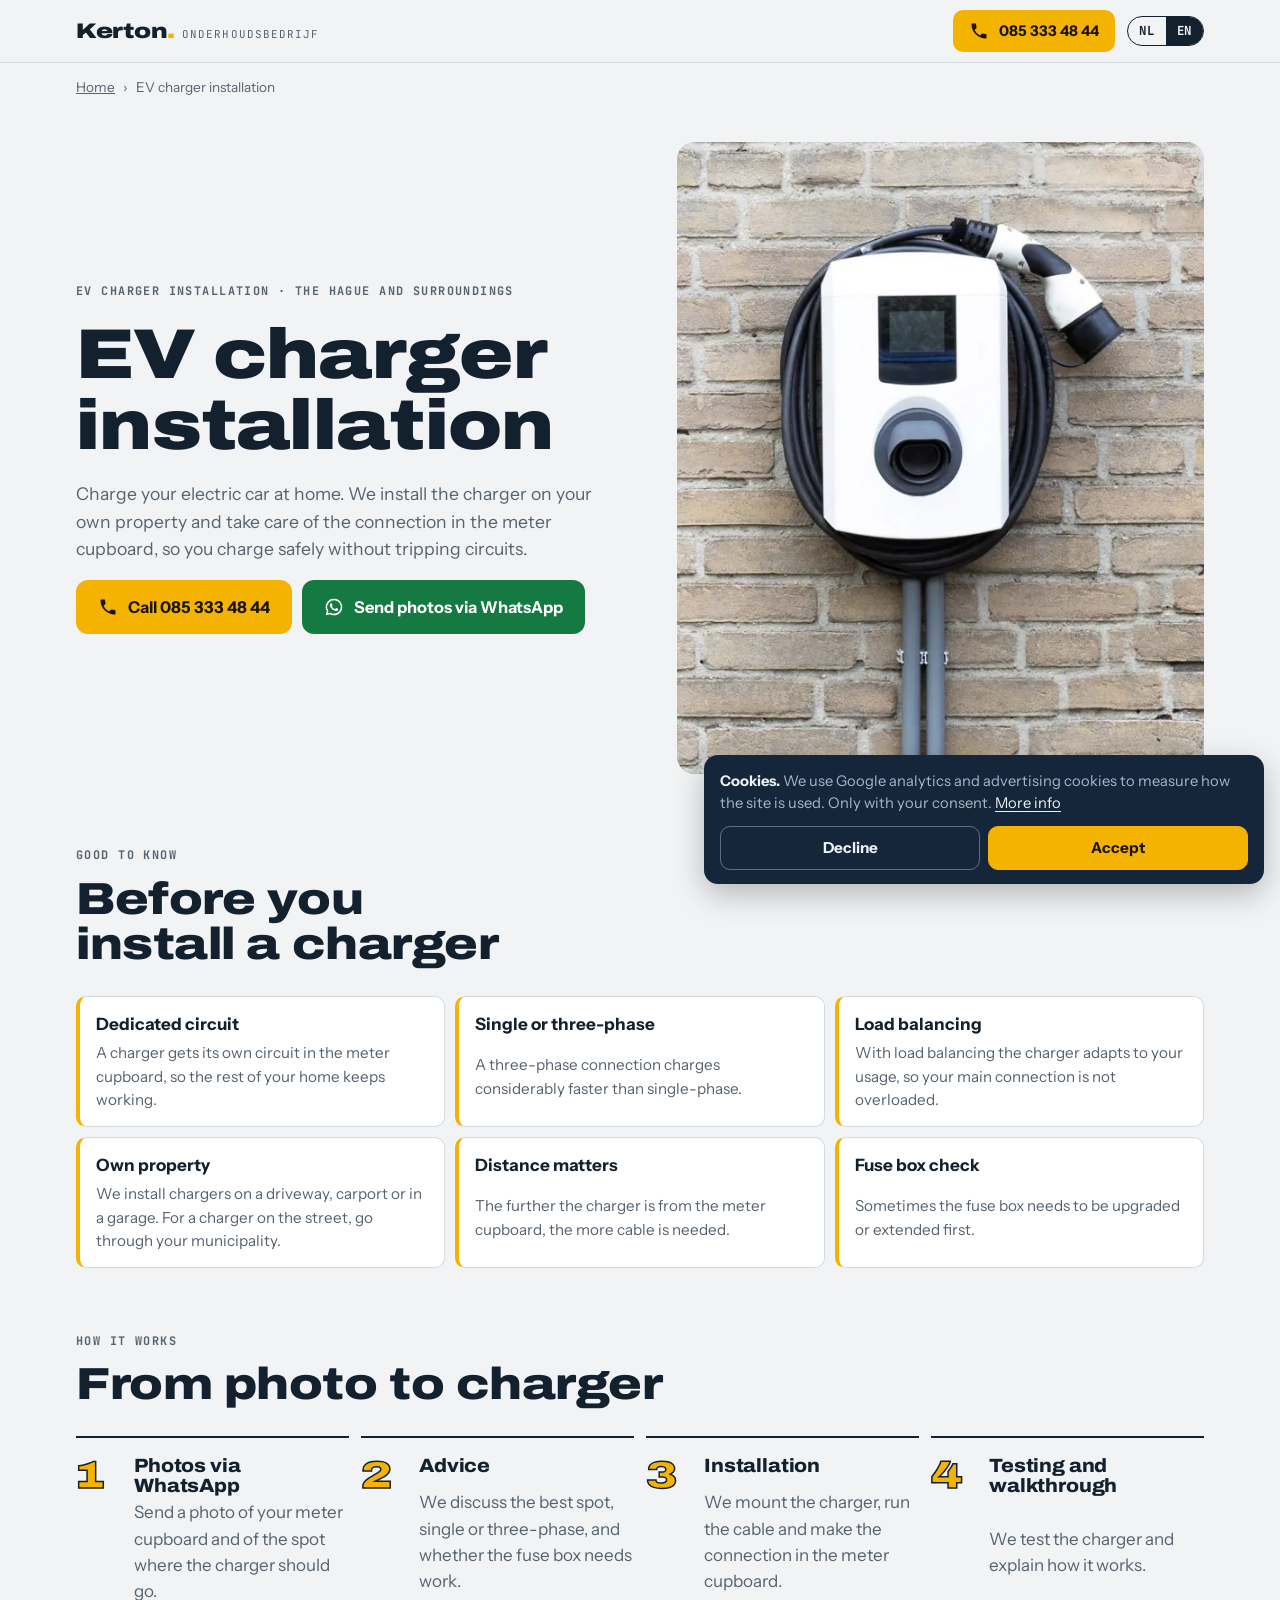
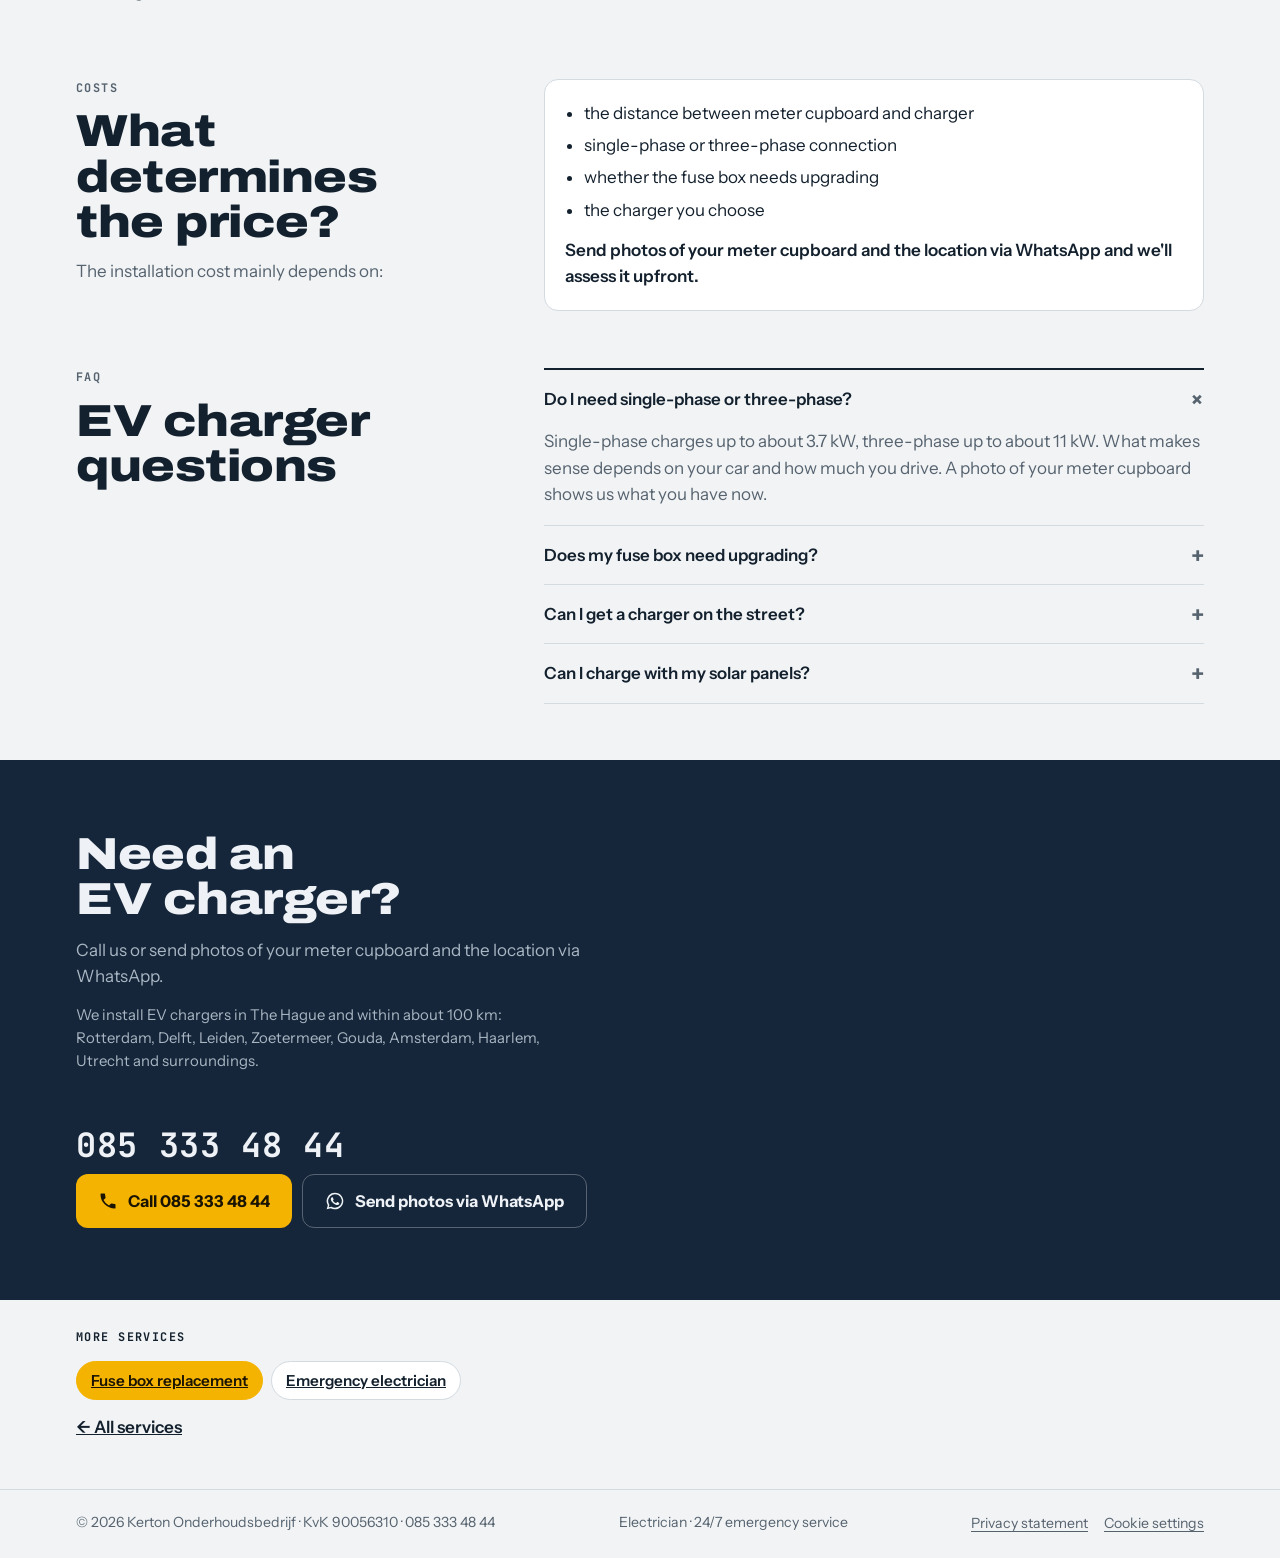
<file: en/ev-charger-installation/index.html>
<!DOCTYPE html>

<html lang="en">
<head>
<meta charset="utf-8"/>
<script>
window.dataLayer=window.dataLayer||[];function gtag(){dataLayer.push(arguments);}
gtag('consent','default',{ad_storage:'denied',ad_user_data:'denied',ad_personalization:'denied',analytics_storage:'denied',functionality_storage:'granted',security_storage:'granted',wait_for_update:500});
gtag('set','ads_data_redaction',true);
try{if(localStorage.getItem('kerton-consent')==='granted'){gtag('consent','update',{ad_storage:'granted',ad_user_data:'granted',ad_personalization:'granted',analytics_storage:'granted'});}}catch(e){}
</script>
<script async="" src="https://www.googletagmanager.com/gtag/js?id=G-FKY0PTZJH2"></script>
<script>gtag('js',new Date());gtag('config','G-FKY0PTZJH2');</script>
<meta content="width=device-width, initial-scale=1, viewport-fit=cover" name="viewport"/>
<title>EV charger installation The Hague &amp; Randstad · charge at home | Kerton</title>
<meta content="EV charger (laadpaal) installation on your driveway, carport or in your garage, including the meter cupboard connection. The Hague, Rotterdam, Delft, Leiden and the Randstad. Send a photo or call 085 333 48 44." name="description"/>
<link href="https://kertonelektra.nl/en/ev-charger-installation/" rel="canonical"/>
<link href="https://kertonelektra.nl/laadpaal-installeren/" hreflang="nl" rel="alternate"/>
<link href="https://kertonelektra.nl/en/ev-charger-installation/" hreflang="en" rel="alternate"/>
<link href="https://kertonelektra.nl/laadpaal-installeren/" hreflang="x-default" rel="alternate"/>
<meta content="index,follow,max-image-preview:large" name="robots"/>
<meta content="#16263A" name="theme-color"/>
<meta content="website" property="og:type"/>
<meta content="Kerton Onderhoudsbedrijf" property="og:site_name"/>
<meta content="en_GB" property="og:locale"/>
<meta content="https://kertonelektra.nl/en/ev-charger-installation/" property="og:url"/>
<meta content="EV charger installation The Hague &amp; Randstad · charge at home | Kerton" property="og:title"/>
<meta content="EV charger (laadpaal) installation on your driveway, carport or in your garage, including the meter cupboard connection. The Hague, Rotterdam, Delft, Leiden and the Randstad. Send a photo or call 085 333 48 44." property="og:description"/>
<meta content="https://kertonelektra.nl/images/hero.jpg" property="og:image"/>
<meta content="1400" property="og:image:width"/><meta content="933" property="og:image:height"/>
<meta content="summary_large_image" name="twitter:card"/>

<script type="application/ld+json">{"@context": "https://schema.org", "@graph": [{"@type": "Service", "@id": "https://kertonelektra.nl/en/ev-charger-installation/#service", "name": "EV charger installation", "serviceType": "EV charger installation", "url": "https://kertonelektra.nl/en/ev-charger-installation/", "inLanguage": "en", "provider": {"@id": "https://kertonelektra.nl/#business"}, "areaServed": [{"@type": "City", "name": "Den Haag"}, {"@type": "City", "name": "Rotterdam"}, {"@type": "City", "name": "Delft"}, {"@type": "City", "name": "Leiden"}, {"@type": "City", "name": "Zoetermeer"}, {"@type": "City", "name": "Gouda"}, {"@type": "City", "name": "Amsterdam"}, {"@type": "City", "name": "Haarlem"}, {"@type": "City", "name": "Utrecht"}], "description": "EV charger (laadpaal) installation on your driveway, carport or in your garage, including the meter cupboard connection. The Hague, Rotterdam, Delft, Leiden and the Randstad. Send a photo or call 085 333 48 44."}, {"@type": "BreadcrumbList", "itemListElement": [{"@type": "ListItem", "position": 1, "name": "Home", "item": "https://kertonelektra.nl/en/"}, {"@type": "ListItem", "position": 2, "name": "EV charger installation", "item": "https://kertonelektra.nl/en/ev-charger-installation/"}]}, {"@type": "FAQPage", "@id": "https://kertonelektra.nl/en/ev-charger-installation/#faq", "inLanguage": "en", "mainEntity": [{"@type": "Question", "name": "Do I need single-phase or three-phase?", "acceptedAnswer": {"@type": "Answer", "text": "Single-phase charges up to about 3.7 kW, three-phase up to about 11 kW. What makes sense depends on your car and how much you drive. A photo of your meter cupboard shows us what you have now."}}, {"@type": "Question", "name": "Does my fuse box need upgrading?", "acceptedAnswer": {"@type": "Answer", "text": "That depends on your current board. There has to be room for a dedicated charger circuit. If there isn't, we extend or replace the board."}}, {"@type": "Question", "name": "Can I get a charger on the street?", "acceptedAnswer": {"@type": "Answer", "text": "A charger on the public road is arranged through your municipality. We install chargers on your own property, such as a driveway, carport or garage."}}, {"@type": "Question", "name": "Can I charge with my solar panels?", "acceptedAnswer": {"@type": "Answer", "text": "Many smart chargers can match their charging current to your solar output. We are happy to discuss what is possible in your situation."}}]}, {"@type": "Electrician", "@id": "https://kertonelektra.nl/#business", "name": "Kerton Onderhoudsbedrijf", "url": "https://kertonelektra.nl/", "telephone": "+31853334844"}]}</script>
<link href="data:image/svg+xml,%3Csvg xmlns=%27http://www.w3.org/2000/svg%27 viewBox=%270 0 24 24%27%3E%3Crect width=%2724%27 height=%2724%27 rx=%275%27 fill=%27%2316263A%27/%3E%3Cpath d=%27M13 3 5 14h6l-1 7 8-11h-6z%27 fill=%27%23F5B301%27/%3E%3C/svg%3E" rel="icon"/>
<link href="https://fonts.googleapis.com" rel="preconnect"/>
<link crossorigin="" href="https://fonts.gstatic.com" rel="preconnect"/>
<link href="https://fonts.googleapis.com/css2?family=Archivo:wdth,wght@100..125,600..900&amp;family=Instrument+Sans:wght@400;500;600&amp;family=JetBrains+Mono:wght@500;700&amp;display=swap" rel="stylesheet"/>
<link href="/assets/site.css" rel="stylesheet"/>
</head>
<body>
<div data-lang="en" id="app">
<svg aria-hidden="true" height="0" style="position:absolute" width="0">
<symbol id="i-phone" viewbox="0 0 24 24"><path d="M6.6 10.8a15.2 15.2 0 0 0 6.6 6.6l2.2-2.2a1 1 0 0 1 1-.25c1.1.37 2.3.57 3.6.57a1 1 0 0 1 1 1V20a1 1 0 0 1-1 1A17 17 0 0 1 3 4a1 1 0 0 1 1-1h3.5a1 1 0 0 1 1 1c0 1.25.2 2.45.57 3.57a1 1 0 0 1-.25 1z" fill="currentColor"></path></symbol>
<symbol id="i-wa" viewbox="0 0 24 24"><path d="M12 2a10 10 0 0 0-8.6 15.1L2 22l5-1.3A10 10 0 1 0 12 2m0 18.2a8.2 8.2 0 0 1-4.2-1.2l-.3-.2-3 .8.8-2.9-.2-.3A8.2 8.2 0 1 1 12 20.2m4.5-6.1c-.25-.12-1.47-.72-1.7-.8s-.39-.13-.56.12-.64.8-.78.97-.29.19-.54.06a6.7 6.7 0 0 1-3.3-2.9c-.25-.43.25-.4.71-1.33a.45.45 0 0 0-.02-.42c-.06-.12-.56-1.35-.77-1.85s-.4-.42-.56-.43h-.48a.92.92 0 0 0-.67.31 2.8 2.8 0 0 0-.87 2.08 4.9 4.9 0 0 0 1.02 2.58 11.1 11.1 0 0 0 4.27 3.77c1.58.68 2.2.74 3 .62a2.55 2.55 0 0 0 1.67-1.18 2.07 2.07 0 0 0 .15-1.18c-.07-.1-.23-.17-.48-.29" fill="currentColor"></path></symbol>
<symbol id="i-bolt" viewbox="0 0 24 24"><path d="M13 2 4 14h6l-1 8 9-12h-6z" fill="currentColor"></path></symbol>
</svg>
<header>
<div class="wrap bar">
<a aria-label="Kerton Onderhoudsbedrijf" class="logo" href="/en/">
<b>Kerton<i>.</i></b><span class="logo-sub">Onderhoudsbedrijf</span>
</a>
<a class="btn btn-volt btn-sm hcall" href="tel:+31853334844"><svg><use href="#i-phone"></use></svg>085 333 48 44</a>
<nav aria-label="Taal / Language" class="lang"><a href="/laadpaal-installeren/" hreflang="nl">NL</a><a aria-current="page" href="/en/ev-charger-installation/" hreflang="en">EN</a></nav>
</div>
</header>
<main id="top">
<nav aria-label="Breadcrumb" class="wrap crumbs"><a href="/en/">Home</a><span aria-hidden="true">›</span><span aria-current="page">EV charger installation</span></nav>
<section class="hero">
<div class="wrap hero-grid">
<div class="hero-photo"><img alt="EV charger on a brick wall" fetchpriority="high" height="703" src="/images/laadpaal.webp" width="760"/></div>
<div class="hero-copy">
<p class="label">EV charger installation · The Hague and surroundings</p>
<h1 class="display">EV charger installation</h1>
<p class="lede">Charge your electric car at home. We install the charger on your own property and take care of the connection in the meter cupboard, so you charge safely without tripping circuits.</p>
<div class="ctas"><a class="btn btn-volt" href="tel:+31853334844"><svg><use href="#i-phone"></use></svg><span>Call 085 333 48 44</span></a><a class="btn btn-wa wa-link" href="https://wa.me/31686467613?text=Hi%2C%20I%20would%20like%20an%20EV%20charger%20installed.%20Sending%20photos%20of%20my%20meter%20cupboard%20and%20the%20location%3A" rel="noopener" target="_blank"><svg><use href="#i-wa"></use></svg><span>Send photos via WhatsApp</span></a></div>
</div>
</div>
</section>
<section class="signs">
<div class="wrap">
<div class="sec-head"><p class="label">Good to know</p><h2>Before you install a charger</h2></div>
<ul class="sign-grid"><li><b>Dedicated circuit</b><span>A charger gets its own circuit in the meter cupboard, so the rest of your home keeps working.</span></li><li><b>Single or three-phase</b><span>A three-phase connection charges considerably faster than single-phase.</span></li><li><b>Load balancing</b><span>With load balancing the charger adapts to your usage, so your main connection is not overloaded.</span></li><li><b>Own property</b><span>We install chargers on a driveway, carport or in a garage. For a charger on the street, go through your municipality.</span></li><li><b>Distance matters</b><span>The further the charger is from the meter cupboard, the more cable is needed.</span></li><li><b>Fuse box check</b><span>Sometimes the fuse box needs to be upgraded or extended first.</span></li></ul>
</div>
</section>
<section class="steps steps-4">
<div class="wrap">
<div class="sec-head"><p class="label">How it works</p><h2>From photo to charger</h2></div>
<ol><li><h3>Photos via WhatsApp</h3><p>Send a photo of your meter cupboard and of the spot where the charger should go.</p></li><li><h3>Advice</h3><p>We discuss the best spot, single or three-phase, and whether the fuse box needs work.</p></li><li><h3>Installation</h3><p>We mount the charger, run the cable and make the connection in the meter cupboard.</p></li><li><h3>Testing and walkthrough</h3><p>We test the charger and explain how it works.</p></li></ol>
</div>
</section>
<section class="price">
<div class="wrap price-grid">
<div class="sec-head"><p class="label">Costs</p><h2>What determines the price?</h2><p>The installation cost mainly depends on:</p></div>
<div class="price-box"><ul><li>the distance between meter cupboard and charger</li><li>single-phase or three-phase connection</li><li>whether the fuse box needs upgrading</li><li>the charger you choose</li></ul><p>Send photos of your meter cupboard and the location via WhatsApp and we'll assess it upfront.</p></div>
</div>
</section>
<section class="faq" id="faq">
<div class="wrap faq-grid">
<div class="sec-head"><p class="label">FAQ</p><h2>EV charger questions</h2></div>
<div class="qas"><details class="qa" open=""><summary>Do I need single-phase or three-phase?</summary><p>Single-phase charges up to about 3.7 kW, three-phase up to about 11 kW. What makes sense depends on your car and how much you drive. A photo of your meter cupboard shows us what you have now.</p></details><details class="qa"><summary>Does my fuse box need upgrading?</summary><p>That depends on your current board. There has to be room for a dedicated charger circuit. If there isn't, we extend or replace the board.</p></details><details class="qa"><summary>Can I get a charger on the street?</summary><p>A charger on the public road is arranged through your municipality. We install chargers on your own property, such as a driveway, carport or garage.</p></details><details class="qa"><summary>Can I charge with my solar panels?</summary><p>Many smart chargers can match their charging current to your solar output. We are happy to discuss what is possible in your situation.</p></details></div>
</div>
</section>
<section class="spoed svc-cta">
<div class="wrap">
<div class="spoed-intro"><h2>Need an EV charger?</h2><p>Call us or send photos of your meter cupboard and the location via WhatsApp.</p><p class="near-dark">We install EV chargers in The Hague and within about 100 km: Rotterdam, Delft, Leiden, Zoetermeer, Gouda, Amsterdam, Haarlem, Utrecht and surroundings.</p></div>
<div class="spoed-call"><p class="spoed-num">085 333 48 44</p><div class="ctas"><a class="btn btn-volt" href="tel:+31853334844"><svg><use href="#i-phone"></use></svg><span>Call 085 333 48 44</span></a><a class="btn btn-ghost wa-link" href="https://wa.me/31686467613?text=Hi%2C%20I%20would%20like%20an%20EV%20charger%20installed.%20Sending%20photos%20of%20my%20meter%20cupboard%20and%20the%20location%3A" rel="noopener" target="_blank"><svg><use href="#i-wa"></use></svg><span>Send photos via WhatsApp</span></a></div></div>
</div>
</section>
<div class="wrap back" style="display:grid;gap:14px"><p class="label">More services</p><ul class="cities"><li><a href="/en/fuse-box-replacement/">Fuse box replacement</a></li><li><a href="/en/emergency-electrician/">Emergency electrician</a></li></ul><a href="/en/#diensten">← All services</a></div>
</main>
<footer>
<div class="wrap">
<span>© <span id="yr">2026</span> Kerton Onderhoudsbedrijf · KvK 90056310 · 085 333 48 44</span>
<span>Electrician · 24/7 emergency service</span>
<span class="foot-links"><a href="/en/privacy-statement/">Privacy statement</a><button class="linkbtn" id="ck-open" type="button">Cookie settings</button></span>
</div>
</footer>
<nav aria-label="Contact" class="callbar">
<a class="btn btn-volt" href="tel:+31853334844"><svg><use href="#i-phone"></use></svg><span>Call now</span></a>
<a class="btn btn-wa wa-link" href="https://wa.me/31686467613?text=Hi%2C%20I%20would%20like%20an%20EV%20charger%20installed.%20Sending%20photos%20of%20my%20meter%20cupboard%20and%20the%20location%3A" rel="noopener" target="_blank"><svg><use href="#i-wa"></use></svg>WhatsApp</a>
</nav>
</div>
<script>(function(){document.getElementById('yr').textContent=new Date().getFullYear();var c=document.getElementById('copy');if(!c)return;c.addEventListener('click',function(){var lbl=c.innerHTML;function done(){c.textContent='Copied';setTimeout(function(){c.innerHTML=lbl},1600)}function sel(){var r=document.createRange();r.selectNodeContents(document.getElementById('num'));var w=getSelection();w.removeAllRanges();w.addRange(r)}try{navigator.clipboard.writeText('+31853334844').then(done,sel)}catch(e){sel()}})})();</script>
<div aria-label="Cookies" aria-live="polite" class="cookie" hidden="" id="cookie" role="dialog">
<p><b>Cookies.</b> We use Google analytics and advertising cookies to measure how the site is used. Only with your consent. <a href="/en/privacy-statement/">More info</a></p>
<div class="cookie-btns"><button id="ck-no" type="button">Decline</button><button class="ok" id="ck-yes" type="button">Accept</button></div>
</div>
<script>
(function(){
  var b=document.getElementById('cookie'),k='kerton-consent',v=null;
  try{v=localStorage.getItem(k)}catch(e){}
  if(v!=='granted'&&v!=='denied')b.hidden=false;
  function set(x){try{localStorage.setItem(k,x)}catch(e){}
    var g=x==='granted'?'granted':'denied';
    gtag('consent','update',{ad_storage:g,ad_user_data:g,ad_personalization:g,analytics_storage:g});
    dataLayer.push({event:'consent_update',consent:x});b.hidden=true;}
  document.getElementById('ck-yes').onclick=function(){set('granted')};
  document.getElementById('ck-no').onclick=function(){set('denied')};
  document.addEventListener('click',function(e){
    var a=e.target.closest&&e.target.closest('a[href]');if(!a)return;var h=a.getAttribute('href');
    var where=a.closest('header')?'header':a.closest('.callbar')?'sticky_bar':a.closest('.spoed')?'spoed':a.closest('.contact')?'contact':a.closest('.hero')?'hero':'other';
    if(h.indexOf('tel:')===0){gtag('event','click_call',{link_location:where,transport_type:'beacon'});dataLayer.push({event:'click_call_gtm',link_location:where});}
    else if(h.indexOf('wa.me')>-1){gtag('event','click_whatsapp',{link_location:where,transport_type:'beacon'});dataLayer.push({event:'click_whatsapp_gtm',link_location:where});}
  });
})();
</script>
<script>(function(){var o=document.getElementById("ck-open"),b=document.getElementById("cookie");if(o&&b)o.addEventListener("click",function(){b.hidden=false;var y=document.getElementById("ck-yes");if(y)y.focus()})})();</script>
</body>
</html>
</file>
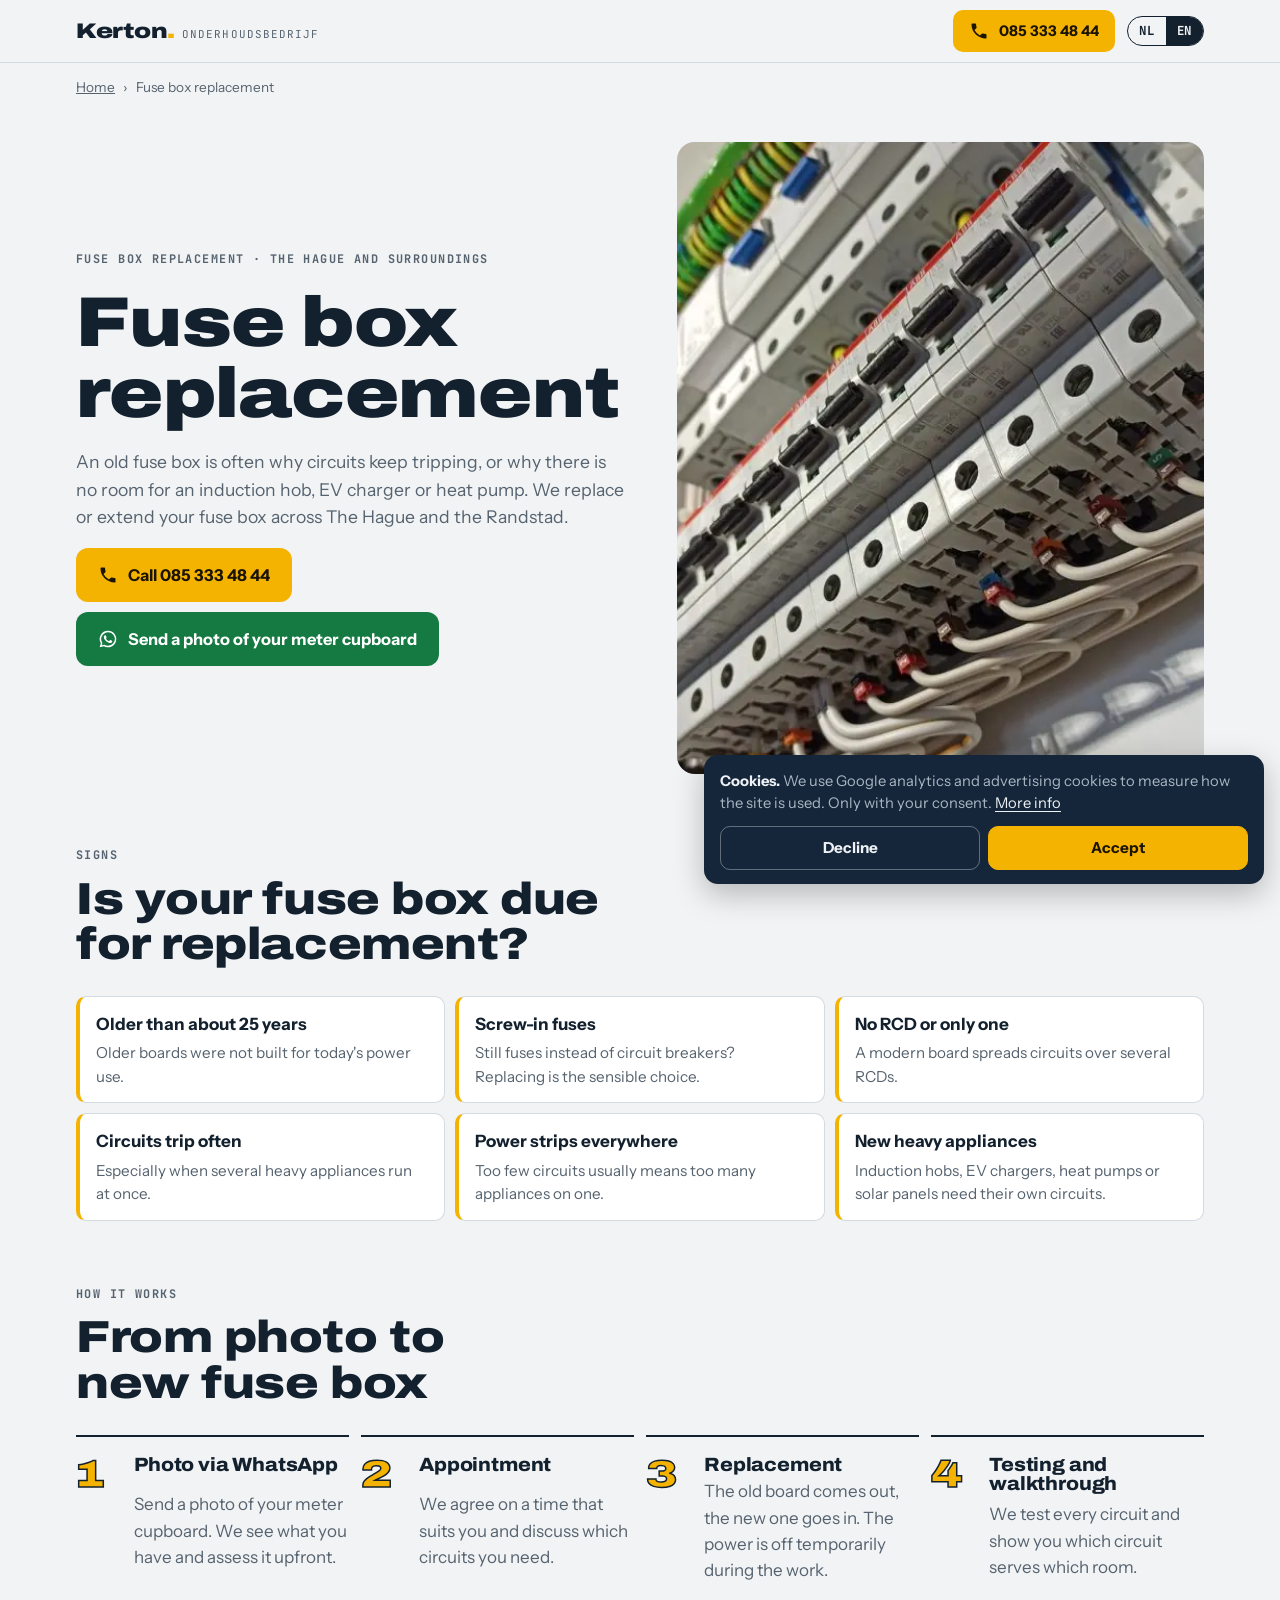
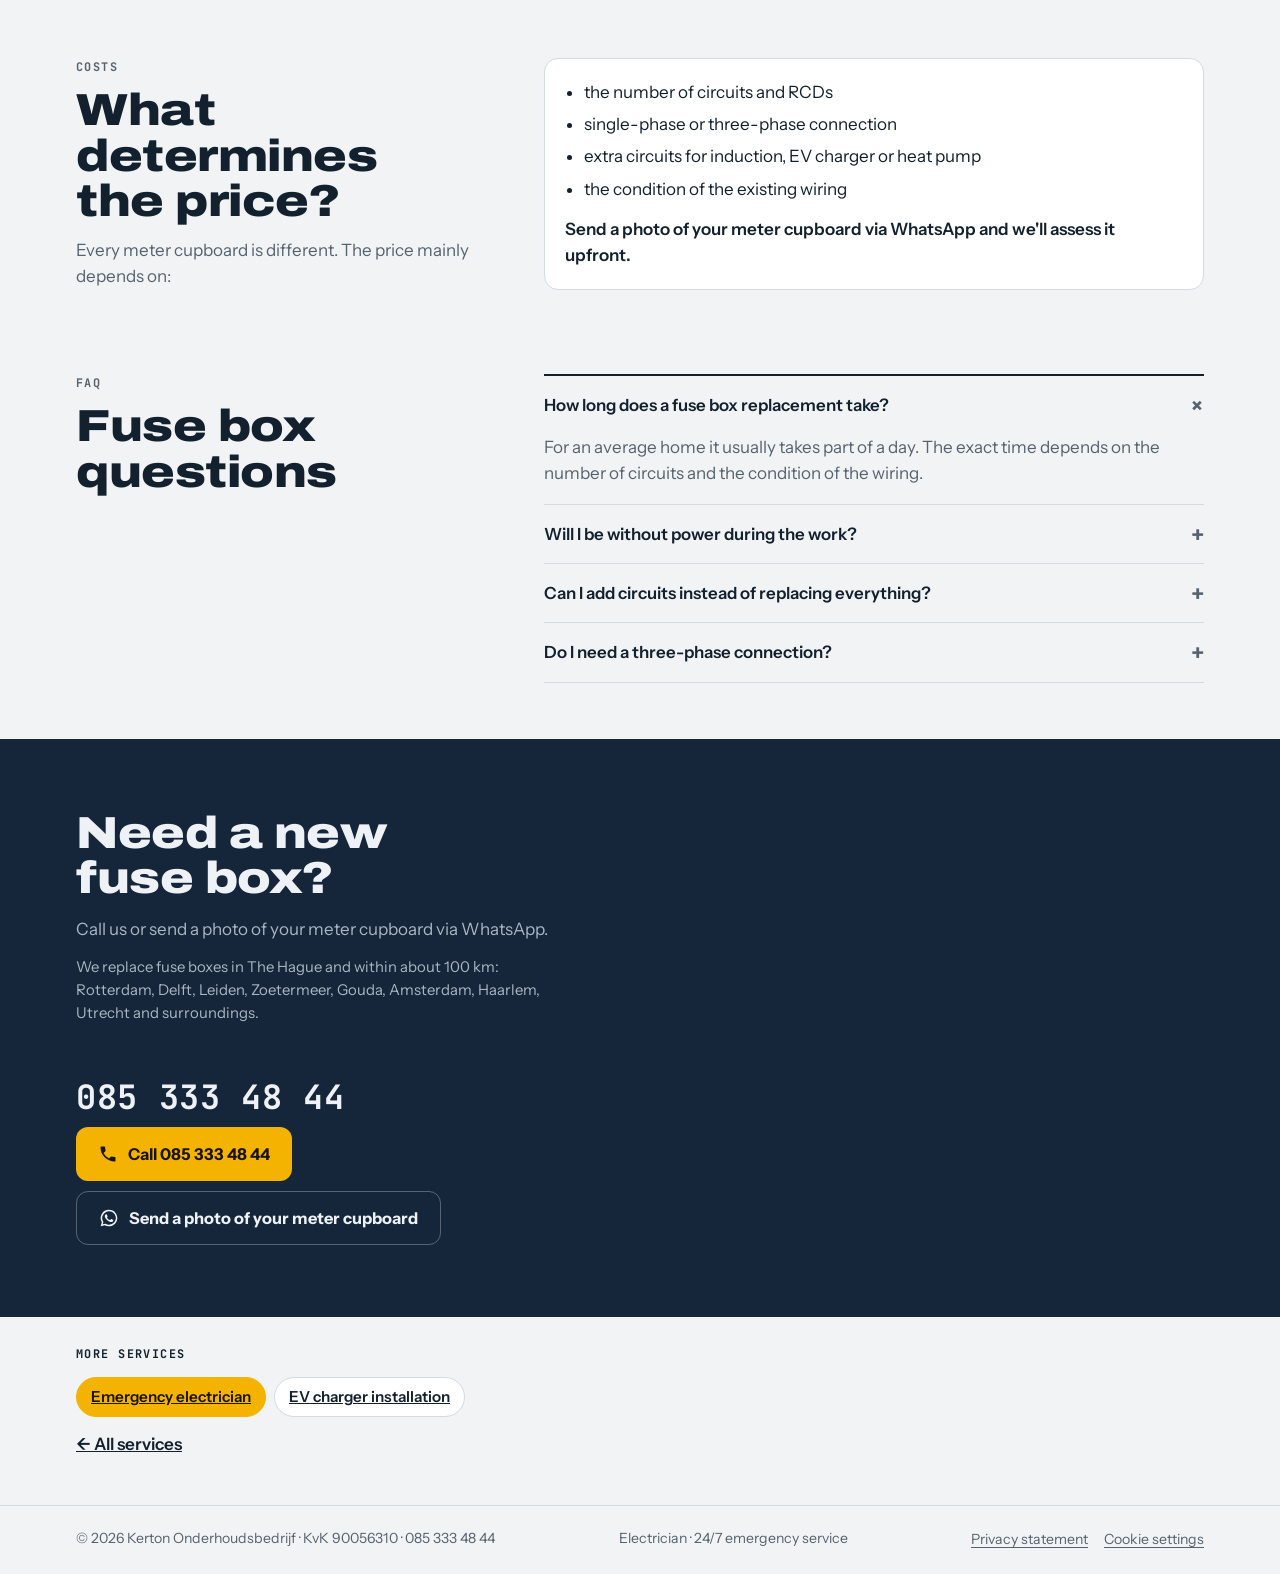
<file: en/fuse-box-replacement/index.html>
<!DOCTYPE html>

<html lang="en">
<head>
<meta charset="utf-8"/>
<script>
window.dataLayer=window.dataLayer||[];function gtag(){dataLayer.push(arguments);}
gtag('consent','default',{ad_storage:'denied',ad_user_data:'denied',ad_personalization:'denied',analytics_storage:'denied',functionality_storage:'granted',security_storage:'granted',wait_for_update:500});
gtag('set','ads_data_redaction',true);
try{if(localStorage.getItem('kerton-consent')==='granted'){gtag('consent','update',{ad_storage:'granted',ad_user_data:'granted',ad_personalization:'granted',analytics_storage:'granted'});}}catch(e){}
</script>
<script async="" src="https://www.googletagmanager.com/gtag/js?id=G-FKY0PTZJH2"></script>
<script>gtag('js',new Date());gtag('config','G-FKY0PTZJH2');</script>
<meta content="width=device-width, initial-scale=1, viewport-fit=cover" name="viewport"/>
<title>Fuse box replacement The Hague &amp; Randstad · 24/7 available | Kerton</title>
<meta content="Fuse box (groepenkast) replacement or extension in The Hague, Rotterdam, Delft, Leiden and the Randstad. For induction hobs, EV chargers or heat pumps. Send a photo via WhatsApp or call 085 333 48 44." name="description"/>
<link href="https://kertonelektra.nl/en/fuse-box-replacement/" rel="canonical"/>
<link href="https://kertonelektra.nl/groepenkast-vervangen/" hreflang="nl" rel="alternate"/>
<link href="https://kertonelektra.nl/en/fuse-box-replacement/" hreflang="en" rel="alternate"/>
<link href="https://kertonelektra.nl/groepenkast-vervangen/" hreflang="x-default" rel="alternate"/>
<meta content="index,follow,max-image-preview:large" name="robots"/>
<meta content="#16263A" name="theme-color"/>
<meta content="website" property="og:type"/>
<meta content="Kerton Onderhoudsbedrijf" property="og:site_name"/>
<meta content="en_GB" property="og:locale"/>
<meta content="https://kertonelektra.nl/en/fuse-box-replacement/" property="og:url"/>
<meta content="Fuse box replacement The Hague &amp; Randstad · 24/7 available | Kerton" property="og:title"/>
<meta content="Fuse box (groepenkast) replacement or extension in The Hague, Rotterdam, Delft, Leiden and the Randstad. For induction hobs, EV chargers or heat pumps. Send a photo via WhatsApp or call 085 333 48 44." property="og:description"/>
<meta content="https://kertonelektra.nl/images/hero.jpg" property="og:image"/>
<meta content="1400" property="og:image:width"/><meta content="933" property="og:image:height"/>
<meta content="summary_large_image" name="twitter:card"/>

<script type="application/ld+json">{"@context": "https://schema.org", "@graph": [{"@type": "Service", "@id": "https://kertonelektra.nl/en/fuse-box-replacement/#service", "name": "Fuse box replacement", "serviceType": "Fuse box replacement", "url": "https://kertonelektra.nl/en/fuse-box-replacement/", "inLanguage": "en", "provider": {"@id": "https://kertonelektra.nl/#business"}, "areaServed": [{"@type": "City", "name": "Den Haag"}, {"@type": "City", "name": "Rotterdam"}, {"@type": "City", "name": "Delft"}, {"@type": "City", "name": "Leiden"}, {"@type": "City", "name": "Zoetermeer"}, {"@type": "City", "name": "Gouda"}, {"@type": "City", "name": "Amsterdam"}, {"@type": "City", "name": "Haarlem"}, {"@type": "City", "name": "Utrecht"}], "description": "Fuse box (groepenkast) replacement or extension in The Hague, Rotterdam, Delft, Leiden and the Randstad. For induction hobs, EV chargers or heat pumps. Send a photo via WhatsApp or call 085 333 48 44."}, {"@type": "BreadcrumbList", "itemListElement": [{"@type": "ListItem", "position": 1, "name": "Home", "item": "https://kertonelektra.nl/en/"}, {"@type": "ListItem", "position": 2, "name": "Fuse box replacement", "item": "https://kertonelektra.nl/en/fuse-box-replacement/"}]}, {"@type": "FAQPage", "@id": "https://kertonelektra.nl/en/fuse-box-replacement/#faq", "inLanguage": "en", "mainEntity": [{"@type": "Question", "name": "How long does a fuse box replacement take?", "acceptedAnswer": {"@type": "Answer", "text": "For an average home it usually takes part of a day. The exact time depends on the number of circuits and the condition of the wiring."}}, {"@type": "Question", "name": "Will I be without power during the work?", "acceptedAnswer": {"@type": "Answer", "text": "Yes, temporarily. The power has to be off during the replacement. We tell you upfront roughly how long."}}, {"@type": "Question", "name": "Can I add circuits instead of replacing everything?", "acceptedAnswer": {"@type": "Answer", "text": "Sometimes. If there is room in the board and it is in good condition, extending it can be enough. A photo often tells us already."}}, {"@type": "Question", "name": "Do I need a three-phase connection?", "acceptedAnswer": {"@type": "Answer", "text": "An induction hob, EV charger or heat pump sometimes needs a heavier connection. You request that from your grid operator. We tell you whether it is needed in your situation."}}]}, {"@type": "Electrician", "@id": "https://kertonelektra.nl/#business", "name": "Kerton Onderhoudsbedrijf", "url": "https://kertonelektra.nl/", "telephone": "+31853334844"}]}</script>
<link href="data:image/svg+xml,%3Csvg xmlns=%27http://www.w3.org/2000/svg%27 viewBox=%270 0 24 24%27%3E%3Crect width=%2724%27 height=%2724%27 rx=%275%27 fill=%27%2316263A%27/%3E%3Cpath d=%27M13 3 5 14h6l-1 7 8-11h-6z%27 fill=%27%23F5B301%27/%3E%3C/svg%3E" rel="icon"/>
<link href="https://fonts.googleapis.com" rel="preconnect"/>
<link crossorigin="" href="https://fonts.gstatic.com" rel="preconnect"/>
<link href="https://fonts.googleapis.com/css2?family=Archivo:wdth,wght@100..125,600..900&amp;family=Instrument+Sans:wght@400;500;600&amp;family=JetBrains+Mono:wght@500;700&amp;display=swap" rel="stylesheet"/>
<link href="/assets/site.css" rel="stylesheet"/>
</head>
<body>
<div data-lang="en" id="app">
<svg aria-hidden="true" height="0" style="position:absolute" width="0">
<symbol id="i-phone" viewbox="0 0 24 24"><path d="M6.6 10.8a15.2 15.2 0 0 0 6.6 6.6l2.2-2.2a1 1 0 0 1 1-.25c1.1.37 2.3.57 3.6.57a1 1 0 0 1 1 1V20a1 1 0 0 1-1 1A17 17 0 0 1 3 4a1 1 0 0 1 1-1h3.5a1 1 0 0 1 1 1c0 1.25.2 2.45.57 3.57a1 1 0 0 1-.25 1z" fill="currentColor"></path></symbol>
<symbol id="i-wa" viewbox="0 0 24 24"><path d="M12 2a10 10 0 0 0-8.6 15.1L2 22l5-1.3A10 10 0 1 0 12 2m0 18.2a8.2 8.2 0 0 1-4.2-1.2l-.3-.2-3 .8.8-2.9-.2-.3A8.2 8.2 0 1 1 12 20.2m4.5-6.1c-.25-.12-1.47-.72-1.7-.8s-.39-.13-.56.12-.64.8-.78.97-.29.19-.54.06a6.7 6.7 0 0 1-3.3-2.9c-.25-.43.25-.4.71-1.33a.45.45 0 0 0-.02-.42c-.06-.12-.56-1.35-.77-1.85s-.4-.42-.56-.43h-.48a.92.92 0 0 0-.67.31 2.8 2.8 0 0 0-.87 2.08 4.9 4.9 0 0 0 1.02 2.58 11.1 11.1 0 0 0 4.27 3.77c1.58.68 2.2.74 3 .62a2.55 2.55 0 0 0 1.67-1.18 2.07 2.07 0 0 0 .15-1.18c-.07-.1-.23-.17-.48-.29" fill="currentColor"></path></symbol>
<symbol id="i-bolt" viewbox="0 0 24 24"><path d="M13 2 4 14h6l-1 8 9-12h-6z" fill="currentColor"></path></symbol>
</svg>
<header>
<div class="wrap bar">
<a aria-label="Kerton Onderhoudsbedrijf" class="logo" href="/en/">
<b>Kerton<i>.</i></b><span class="logo-sub">Onderhoudsbedrijf</span>
</a>
<a class="btn btn-volt btn-sm hcall" href="tel:+31853334844"><svg><use href="#i-phone"></use></svg>085 333 48 44</a>
<nav aria-label="Taal / Language" class="lang"><a href="/groepenkast-vervangen/" hreflang="nl">NL</a><a aria-current="page" href="/en/fuse-box-replacement/" hreflang="en">EN</a></nav>
</div>
</header>
<main id="top">
<nav aria-label="Breadcrumb" class="wrap crumbs"><a href="/en/">Home</a><span aria-hidden="true">›</span><span aria-current="page">Fuse box replacement</span></nav>
<section class="hero">
<div class="wrap hero-grid">
<div class="hero-photo"><img alt="Modern fuse box with circuit breakers and RCDs" fetchpriority="high" height="900" src="/images/panel.webp" width="506"/></div>
<div class="hero-copy">
<p class="label">Fuse box replacement · The Hague and surroundings</p>
<h1 class="display">Fuse box replacement</h1>
<p class="lede">An old fuse box is often why circuits keep tripping, or why there is no room for an induction hob, EV charger or heat pump. We replace or extend your fuse box across The Hague and the Randstad.</p>
<div class="ctas"><a class="btn btn-volt" href="tel:+31853334844"><svg><use href="#i-phone"></use></svg><span>Call 085 333 48 44</span></a><a class="btn btn-wa wa-link" href="https://wa.me/31686467613?text=Hi%2C%20I%20would%20like%20to%20replace%20my%20fuse%20box.%20Sending%20a%20photo%20of%20my%20meter%20cupboard%3A" rel="noopener" target="_blank"><svg><use href="#i-wa"></use></svg><span>Send a photo of your meter cupboard</span></a></div>
</div>
</div>
</section>
<section class="signs">
<div class="wrap">
<div class="sec-head"><p class="label">Signs</p><h2>Is your fuse box due for replacement?</h2></div>
<ul class="sign-grid"><li><b>Older than about 25 years</b><span>Older boards were not built for today's power use.</span></li><li><b>Screw-in fuses</b><span>Still fuses instead of circuit breakers? Replacing is the sensible choice.</span></li><li><b>No RCD or only one</b><span>A modern board spreads circuits over several RCDs.</span></li><li><b>Circuits trip often</b><span>Especially when several heavy appliances run at once.</span></li><li><b>Power strips everywhere</b><span>Too few circuits usually means too many appliances on one.</span></li><li><b>New heavy appliances</b><span>Induction hobs, EV chargers, heat pumps or solar panels need their own circuits.</span></li></ul>
</div>
</section>
<section class="steps steps-4">
<div class="wrap">
<div class="sec-head"><p class="label">How it works</p><h2>From photo to new fuse box</h2></div>
<ol><li><h3>Photo via WhatsApp</h3><p>Send a photo of your meter cupboard. We see what you have and assess it upfront.</p></li><li><h3>Appointment</h3><p>We agree on a time that suits you and discuss which circuits you need.</p></li><li><h3>Replacement</h3><p>The old board comes out, the new one goes in. The power is off temporarily during the work.</p></li><li><h3>Testing and walkthrough</h3><p>We test every circuit and show you which circuit serves which room.</p></li></ol>
</div>
</section>
<section class="price">
<div class="wrap price-grid">
<div class="sec-head"><p class="label">Costs</p><h2>What determines the price?</h2><p>Every meter cupboard is different. The price mainly depends on:</p></div>
<div class="price-box"><ul><li>the number of circuits and RCDs</li><li>single-phase or three-phase connection</li><li>extra circuits for induction, EV charger or heat pump</li><li>the condition of the existing wiring</li></ul><p>Send a photo of your meter cupboard via WhatsApp and we'll assess it upfront.</p></div>
</div>
</section>
<section class="faq" id="faq">
<div class="wrap faq-grid">
<div class="sec-head"><p class="label">FAQ</p><h2>Fuse box questions</h2></div>
<div class="qas"><details class="qa" open=""><summary>How long does a fuse box replacement take?</summary><p>For an average home it usually takes part of a day. The exact time depends on the number of circuits and the condition of the wiring.</p></details><details class="qa"><summary>Will I be without power during the work?</summary><p>Yes, temporarily. The power has to be off during the replacement. We tell you upfront roughly how long.</p></details><details class="qa"><summary>Can I add circuits instead of replacing everything?</summary><p>Sometimes. If there is room in the board and it is in good condition, extending it can be enough. A photo often tells us already.</p></details><details class="qa"><summary>Do I need a three-phase connection?</summary><p>An induction hob, EV charger or heat pump sometimes needs a heavier connection. You request that from your grid operator. We tell you whether it is needed in your situation.</p></details></div>
</div>
</section>
<section class="spoed svc-cta">
<div class="wrap">
<div class="spoed-intro"><h2>Need a new fuse box?</h2><p>Call us or send a photo of your meter cupboard via WhatsApp.</p><p class="near-dark">We replace fuse boxes in The Hague and within about 100 km: Rotterdam, Delft, Leiden, Zoetermeer, Gouda, Amsterdam, Haarlem, Utrecht and surroundings.</p></div>
<div class="spoed-call"><p class="spoed-num">085 333 48 44</p><div class="ctas"><a class="btn btn-volt" href="tel:+31853334844"><svg><use href="#i-phone"></use></svg><span>Call 085 333 48 44</span></a><a class="btn btn-ghost wa-link" href="https://wa.me/31686467613?text=Hi%2C%20I%20would%20like%20to%20replace%20my%20fuse%20box.%20Sending%20a%20photo%20of%20my%20meter%20cupboard%3A" rel="noopener" target="_blank"><svg><use href="#i-wa"></use></svg><span>Send a photo of your meter cupboard</span></a></div></div>
</div>
</section>
<div class="wrap back" style="display:grid;gap:14px"><p class="label">More services</p><ul class="cities"><li><a href="/en/emergency-electrician/">Emergency electrician</a></li><li><a href="/en/ev-charger-installation/">EV charger installation</a></li></ul><a href="/en/#diensten">← All services</a></div>
</main>
<footer>
<div class="wrap">
<span>© <span id="yr">2026</span> Kerton Onderhoudsbedrijf · KvK 90056310 · 085 333 48 44</span>
<span>Electrician · 24/7 emergency service</span>
<span class="foot-links"><a href="/en/privacy-statement/">Privacy statement</a><button class="linkbtn" id="ck-open" type="button">Cookie settings</button></span>
</div>
</footer>
<nav aria-label="Contact" class="callbar">
<a class="btn btn-volt" href="tel:+31853334844"><svg><use href="#i-phone"></use></svg><span>Call now</span></a>
<a class="btn btn-wa wa-link" href="https://wa.me/31686467613?text=Hi%2C%20I%20would%20like%20to%20replace%20my%20fuse%20box.%20Sending%20a%20photo%20of%20my%20meter%20cupboard%3A" rel="noopener" target="_blank"><svg><use href="#i-wa"></use></svg>WhatsApp</a>
</nav>
</div>
<script>(function(){document.getElementById('yr').textContent=new Date().getFullYear();var c=document.getElementById('copy');if(!c)return;c.addEventListener('click',function(){var lbl=c.innerHTML;function done(){c.textContent='Copied';setTimeout(function(){c.innerHTML=lbl},1600)}function sel(){var r=document.createRange();r.selectNodeContents(document.getElementById('num'));var w=getSelection();w.removeAllRanges();w.addRange(r)}try{navigator.clipboard.writeText('+31853334844').then(done,sel)}catch(e){sel()}})})();</script>
<div aria-label="Cookies" aria-live="polite" class="cookie" hidden="" id="cookie" role="dialog">
<p><b>Cookies.</b> We use Google analytics and advertising cookies to measure how the site is used. Only with your consent. <a href="/en/privacy-statement/">More info</a></p>
<div class="cookie-btns"><button id="ck-no" type="button">Decline</button><button class="ok" id="ck-yes" type="button">Accept</button></div>
</div>
<script>
(function(){
  var b=document.getElementById('cookie'),k='kerton-consent',v=null;
  try{v=localStorage.getItem(k)}catch(e){}
  if(v!=='granted'&&v!=='denied')b.hidden=false;
  function set(x){try{localStorage.setItem(k,x)}catch(e){}
    var g=x==='granted'?'granted':'denied';
    gtag('consent','update',{ad_storage:g,ad_user_data:g,ad_personalization:g,analytics_storage:g});
    dataLayer.push({event:'consent_update',consent:x});b.hidden=true;}
  document.getElementById('ck-yes').onclick=function(){set('granted')};
  document.getElementById('ck-no').onclick=function(){set('denied')};
  document.addEventListener('click',function(e){
    var a=e.target.closest&&e.target.closest('a[href]');if(!a)return;var h=a.getAttribute('href');
    var where=a.closest('header')?'header':a.closest('.callbar')?'sticky_bar':a.closest('.spoed')?'spoed':a.closest('.contact')?'contact':a.closest('.hero')?'hero':'other';
    if(h.indexOf('tel:')===0){gtag('event','click_call',{link_location:where,transport_type:'beacon'});dataLayer.push({event:'click_call_gtm',link_location:where});}
    else if(h.indexOf('wa.me')>-1){gtag('event','click_whatsapp',{link_location:where,transport_type:'beacon'});dataLayer.push({event:'click_whatsapp_gtm',link_location:where});}
  });
})();
</script>
<script>(function(){var o=document.getElementById("ck-open"),b=document.getElementById("cookie");if(o&&b)o.addEventListener("click",function(){b.hidden=false;var y=document.getElementById("ck-yes");if(y)y.focus()})})();</script>
</body>
</html>
</file>
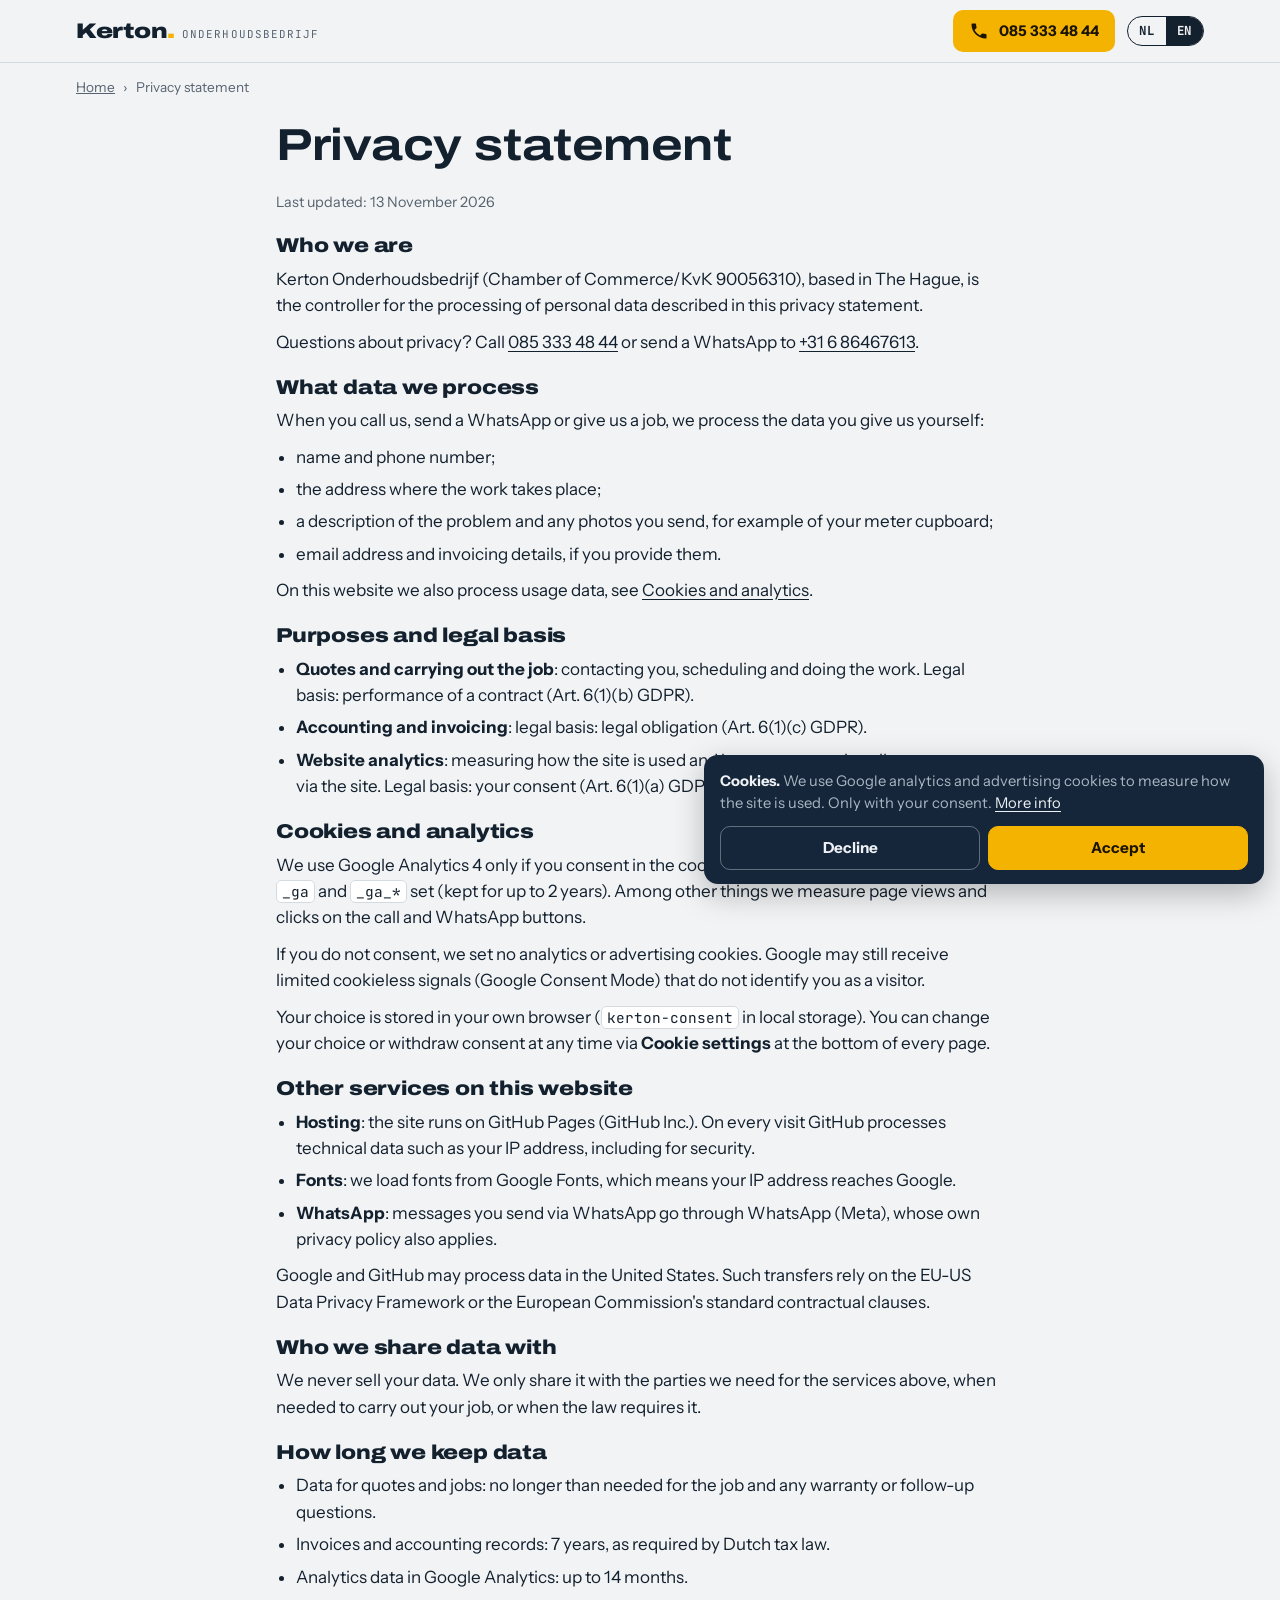
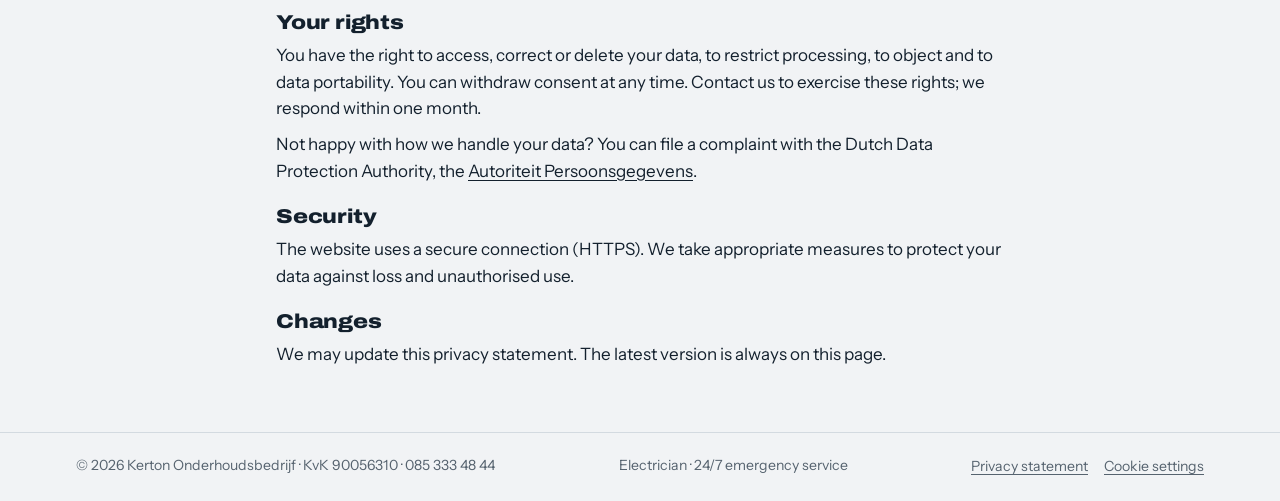
<file: en/privacy-statement/index.html>
<!DOCTYPE html>

<html lang="en">
<head>
<meta charset="utf-8"/>
<script>
window.dataLayer=window.dataLayer||[];function gtag(){dataLayer.push(arguments);}
gtag('consent','default',{ad_storage:'denied',ad_user_data:'denied',ad_personalization:'denied',analytics_storage:'denied',functionality_storage:'granted',security_storage:'granted',wait_for_update:500});
gtag('set','ads_data_redaction',true);
try{if(localStorage.getItem('kerton-consent')==='granted'){gtag('consent','update',{ad_storage:'granted',ad_user_data:'granted',ad_personalization:'granted',analytics_storage:'granted'});}}catch(e){}
</script>
<script async="" src="https://www.googletagmanager.com/gtag/js?id=G-FKY0PTZJH2"></script>
<script>gtag('js',new Date());gtag('config','G-FKY0PTZJH2');</script>
<meta content="width=device-width, initial-scale=1, viewport-fit=cover" name="viewport"/>
<title>Privacy statement | Kerton Onderhoudsbedrijf</title>
<meta content="How Kerton Onderhoudsbedrijf handles personal data, cookies and Google Analytics." name="description"/>
<link href="https://kertonelektra.nl/en/privacy-statement/" rel="canonical"/>
<link href="https://kertonelektra.nl/privacyverklaring/" hreflang="nl" rel="alternate"/>
<link href="https://kertonelektra.nl/en/privacy-statement/" hreflang="en" rel="alternate"/>
<link href="https://kertonelektra.nl/privacyverklaring/" hreflang="x-default" rel="alternate"/>
<meta content="noindex,follow" name="robots"/>
<meta content="#16263A" name="theme-color"/>
<meta content="website" property="og:type"/>
<meta content="Kerton Onderhoudsbedrijf" property="og:site_name"/>
<meta content="en_GB" property="og:locale"/>
<meta content="https://kertonelektra.nl/en/privacy-statement/" property="og:url"/>
<meta content="Privacy statement | Kerton Onderhoudsbedrijf" property="og:title"/>
<meta content="How Kerton Onderhoudsbedrijf handles personal data, cookies and Google Analytics." property="og:description"/>
<meta content="https://kertonelektra.nl/images/hero.jpg" property="og:image"/>
<meta content="1400" property="og:image:width"/><meta content="933" property="og:image:height"/>
<meta content="summary_large_image" name="twitter:card"/>


<link href="data:image/svg+xml,%3Csvg xmlns=%27http://www.w3.org/2000/svg%27 viewBox=%270 0 24 24%27%3E%3Crect width=%2724%27 height=%2724%27 rx=%275%27 fill=%27%2316263A%27/%3E%3Cpath d=%27M13 3 5 14h6l-1 7 8-11h-6z%27 fill=%27%23F5B301%27/%3E%3C/svg%3E" rel="icon"/>
<link href="https://fonts.googleapis.com" rel="preconnect"/>
<link crossorigin="" href="https://fonts.gstatic.com" rel="preconnect"/>
<link href="https://fonts.googleapis.com/css2?family=Archivo:wdth,wght@100..125,600..900&amp;family=Instrument+Sans:wght@400;500;600&amp;family=JetBrains+Mono:wght@500;700&amp;display=swap" rel="stylesheet"/>
<link href="/assets/site.css" rel="stylesheet"/>
</head>
<body>
<div data-lang="en" id="app">
<svg aria-hidden="true" height="0" style="position:absolute" width="0">
<symbol id="i-phone" viewbox="0 0 24 24"><path d="M6.6 10.8a15.2 15.2 0 0 0 6.6 6.6l2.2-2.2a1 1 0 0 1 1-.25c1.1.37 2.3.57 3.6.57a1 1 0 0 1 1 1V20a1 1 0 0 1-1 1A17 17 0 0 1 3 4a1 1 0 0 1 1-1h3.5a1 1 0 0 1 1 1c0 1.25.2 2.45.57 3.57a1 1 0 0 1-.25 1z" fill="currentColor"></path></symbol>
<symbol id="i-wa" viewbox="0 0 24 24"><path d="M12 2a10 10 0 0 0-8.6 15.1L2 22l5-1.3A10 10 0 1 0 12 2m0 18.2a8.2 8.2 0 0 1-4.2-1.2l-.3-.2-3 .8.8-2.9-.2-.3A8.2 8.2 0 1 1 12 20.2m4.5-6.1c-.25-.12-1.47-.72-1.7-.8s-.39-.13-.56.12-.64.8-.78.97-.29.19-.54.06a6.7 6.7 0 0 1-3.3-2.9c-.25-.43.25-.4.71-1.33a.45.45 0 0 0-.02-.42c-.06-.12-.56-1.35-.77-1.85s-.4-.42-.56-.43h-.48a.92.92 0 0 0-.67.31 2.8 2.8 0 0 0-.87 2.08 4.9 4.9 0 0 0 1.02 2.58 11.1 11.1 0 0 0 4.27 3.77c1.58.68 2.2.74 3 .62a2.55 2.55 0 0 0 1.67-1.18 2.07 2.07 0 0 0 .15-1.18c-.07-.1-.23-.17-.48-.29" fill="currentColor"></path></symbol>
<symbol id="i-bolt" viewbox="0 0 24 24"><path d="M13 2 4 14h6l-1 8 9-12h-6z" fill="currentColor"></path></symbol>
</svg>
<header>
<div class="wrap bar">
<a aria-label="Kerton Onderhoudsbedrijf" class="logo" href="/en/">
<b>Kerton<i>.</i></b><span class="logo-sub">Onderhoudsbedrijf</span>
</a>
<a class="btn btn-volt btn-sm hcall" href="tel:+31853334844"><svg><use href="#i-phone"></use></svg>085 333 48 44</a>
<nav aria-label="Taal / Language" class="lang"><a href="/privacyverklaring/" hreflang="nl">NL</a><a aria-current="page" href="/en/privacy-statement/" hreflang="en">EN</a></nav>
</div>
</header>
<main id="top">
<nav aria-label="Breadcrumb" class="wrap crumbs"><a href="/en/">Home</a><span aria-hidden="true">›</span><span aria-current="page">Privacy statement</span></nav>
<article class="wrap legal">
<h1>Privacy statement</h1>
<p class="legal-upd">Last updated: 13 November 2026</p>
<section><h2>Who we are</h2><p>Kerton Onderhoudsbedrijf (Chamber of Commerce/KvK 90056310), based in The Hague, is the controller for the processing of personal data described in this privacy statement.</p><p>Questions about privacy? Call <a href="tel:+31853334844">085 333 48 44</a> or send a WhatsApp to <a href="https://wa.me/31686467613" rel="noopener" target="_blank">+31 6 86467613</a>.</p></section><section><h2>What data we process</h2><p>When you call us, send a WhatsApp or give us a job, we process the data you give us yourself:</p><ul><li>name and phone number;</li><li>the address where the work takes place;</li><li>a description of the problem and any photos you send, for example of your meter cupboard;</li><li>email address and invoicing details, if you provide them.</li></ul><p>On this website we also process usage data, see <a href="#cookies">Cookies and analytics</a>.</p></section><section><h2>Purposes and legal basis</h2><ul><li><b>Quotes and carrying out the job</b>: contacting you, scheduling and doing the work. Legal basis: performance of a contract (Art. 6(1)(b) GDPR).</li><li><b>Accounting and invoicing</b>: legal basis: legal obligation (Art. 6(1)(c) GDPR).</li><li><b>Website analytics</b>: measuring how the site is used and how many people call or message via the site. Legal basis: your consent (Art. 6(1)(a) GDPR).</li></ul></section><section id="cookies"><h2>Cookies and analytics</h2><p>We use Google Analytics 4 only if you consent in the cookie notice. Only then are the cookies <code>_ga</code> and <code>_ga_*</code> set (kept for up to 2 years). Among other things we measure page views and clicks on the call and WhatsApp buttons.</p><p>If you do not consent, we set no analytics or advertising cookies. Google may still receive limited cookieless signals (Google Consent Mode) that do not identify you as a visitor.</p><p>Your choice is stored in your own browser (<code>kerton-consent</code> in local storage). You can change your choice or withdraw consent at any time via <b>Cookie settings</b> at the bottom of every page.</p></section><section><h2>Other services on this website</h2><ul><li><b>Hosting</b>: the site runs on GitHub Pages (GitHub Inc.). On every visit GitHub processes technical data such as your IP address, including for security.</li><li><b>Fonts</b>: we load fonts from Google Fonts, which means your IP address reaches Google.</li><li><b>WhatsApp</b>: messages you send via WhatsApp go through WhatsApp (Meta), whose own privacy policy also applies.</li></ul><p>Google and GitHub may process data in the United States. Such transfers rely on the EU-US Data Privacy Framework or the European Commission's standard contractual clauses.</p></section><section><h2>Who we share data with</h2><p>We never sell your data. We only share it with the parties we need for the services above, when needed to carry out your job, or when the law requires it.</p></section><section><h2>How long we keep data</h2><ul><li>Data for quotes and jobs: no longer than needed for the job and any warranty or follow-up questions.</li><li>Invoices and accounting records: 7 years, as required by Dutch tax law.</li><li>Analytics data in Google Analytics: up to 14 months.</li></ul></section><section><h2>Your rights</h2><p>You have the right to access, correct or delete your data, to restrict processing, to object and to data portability. You can withdraw consent at any time. Contact us to exercise these rights; we respond within one month.</p><p>Not happy with how we handle your data? You can file a complaint with the Dutch Data Protection Authority, the <a href="https://www.autoriteitpersoonsgegevens.nl" rel="noopener" target="_blank">Autoriteit Persoonsgegevens</a>.</p></section><section><h2>Security</h2><p>The website uses a secure connection (HTTPS). We take appropriate measures to protect your data against loss and unauthorised use.</p></section><section><h2>Changes</h2><p>We may update this privacy statement. The latest version is always on this page.</p></section>
</article>
</main>
<footer>
<div class="wrap">
<span>© <span id="yr">2026</span> Kerton Onderhoudsbedrijf · KvK 90056310 · 085 333 48 44</span>
<span>Electrician · 24/7 emergency service</span>
<span class="foot-links"><a href="/en/privacy-statement/">Privacy statement</a><button class="linkbtn" id="ck-open" type="button">Cookie settings</button></span>
</div>
</footer>
<nav aria-label="Contact" class="callbar">
<a class="btn btn-volt" href="tel:+31853334844"><svg><use href="#i-phone"></use></svg><span>Call now</span></a>
<a class="btn btn-wa wa-link" href="https://wa.me/31686467613?text=Hi%2C%20I%20have%20a%20question%20about%20an%20electrical%20job.%20Sending%20a%20photo%3A" rel="noopener" target="_blank"><svg><use href="#i-wa"></use></svg>WhatsApp</a>
</nav>
</div>
<script>(function(){document.getElementById('yr').textContent=new Date().getFullYear();var c=document.getElementById('copy');if(!c)return;c.addEventListener('click',function(){var lbl=c.innerHTML;function done(){c.textContent='Copied';setTimeout(function(){c.innerHTML=lbl},1600)}function sel(){var r=document.createRange();r.selectNodeContents(document.getElementById('num'));var w=getSelection();w.removeAllRanges();w.addRange(r)}try{navigator.clipboard.writeText('+31853334844').then(done,sel)}catch(e){sel()}})})();</script>
<div aria-label="Cookies" aria-live="polite" class="cookie" hidden="" id="cookie" role="dialog">
<p><b>Cookies.</b> We use Google analytics and advertising cookies to measure how the site is used. Only with your consent. <a href="/en/privacy-statement/">More info</a></p>
<div class="cookie-btns"><button id="ck-no" type="button">Decline</button><button class="ok" id="ck-yes" type="button">Accept</button></div>
</div>
<script>
(function(){
  var b=document.getElementById('cookie'),k='kerton-consent',v=null;
  try{v=localStorage.getItem(k)}catch(e){}
  if(v!=='granted'&&v!=='denied')b.hidden=false;
  function set(x){try{localStorage.setItem(k,x)}catch(e){}
    var g=x==='granted'?'granted':'denied';
    gtag('consent','update',{ad_storage:g,ad_user_data:g,ad_personalization:g,analytics_storage:g});
    dataLayer.push({event:'consent_update',consent:x});b.hidden=true;}
  document.getElementById('ck-yes').onclick=function(){set('granted')};
  document.getElementById('ck-no').onclick=function(){set('denied')};
  document.addEventListener('click',function(e){
    var a=e.target.closest&&e.target.closest('a[href]');if(!a)return;var h=a.getAttribute('href');
    var where=a.closest('header')?'header':a.closest('.callbar')?'sticky_bar':a.closest('.spoed')?'spoed':a.closest('.contact')?'contact':a.closest('.hero')?'hero':'other';
    if(h.indexOf('tel:')===0){gtag('event','click_call',{link_location:where,transport_type:'beacon'});dataLayer.push({event:'click_call_gtm',link_location:where});}
    else if(h.indexOf('wa.me')>-1){gtag('event','click_whatsapp',{link_location:where,transport_type:'beacon'});dataLayer.push({event:'click_whatsapp_gtm',link_location:where});}
  });
})();
</script>
<script>(function(){var o=document.getElementById("ck-open"),b=document.getElementById("cookie");if(o&&b)o.addEventListener("click",function(){b.hidden=false;var y=document.getElementById("ck-yes");if(y)y.focus()})})();</script>
</body>
</html>
</file>
<file: assets/site.css>
/* Layout: photo-led hero → dark spoed panel → services laid out as a Dutch groepenkast (groep 1–6) → steps → contact. Mobile-first, fixed call bar. */
:root{
  --bg:#F1F3F5; --surface:#FFFFFF; --ink:#13202D; --muted:#56636F; --line:#D3DAE0;
  --panel:#16263A; --panel-ink:#EEF2F6; --panel-muted:#A9B6C3;
  --volt:#F5B301; --volt-ink:#1A1400; --wa:#157A42; --wa-ink:#FFFFFF;
  --f-display:"Archivo","Arial Narrow",Arial,sans-serif;
  --f-body:"Instrument Sans",system-ui,-apple-system,"Segoe UI",sans-serif;
  --f-mono:"JetBrains Mono",ui-monospace,Menlo,Consolas,monospace;
  --gut-l:max(16px,env(safe-area-inset-left,0px)); --gut-r:max(16px,env(safe-area-inset-right,0px));
}
@media (prefers-color-scheme:dark){:root:not([data-theme="light"]){
  --bg:#0E151D; --surface:#16202B; --ink:#E7ECF1; --muted:#97A4B1; --line:#283543;
  --panel:#1A2C42; --panel-ink:#EEF2F6; --panel-muted:#A9B6C3; --wa:#167F45; color-scheme:dark}}
:root[data-theme="dark"]{
  --bg:#0E151D; --surface:#16202B; --ink:#E7ECF1; --muted:#97A4B1; --line:#283543;
  --panel:#1A2C42; --panel-ink:#EEF2F6; --panel-muted:#A9B6C3; --wa:#167F45; color-scheme:dark}

*{box-sizing:border-box}
html{scroll-behavior:smooth;-webkit-text-size-adjust:100%}
@media (prefers-reduced-motion:reduce){html{scroll-behavior:auto}*{transition:none!important;animation:none!important}}
body{background:var(--bg);color:var(--ink);font-family:var(--f-body);font-size:17px;line-height:1.55;padding-bottom:calc(76px + env(safe-area-inset-bottom,0px))}
@media (min-width:860px){body{padding-bottom:0}}
body::before{content:"";position:fixed;inset:0 0 auto;height:env(safe-area-inset-top,0px);z-index:30;background:var(--bg)}
a{color:inherit}
:focus-visible{outline:3px solid var(--volt);outline-offset:3px;border-radius:4px}
.wrap{max-width:1160px;margin-inline:auto;padding-left:var(--gut-l);padding-right:var(--gut-r)}
h1,h2,h3{font-family:var(--f-display);font-stretch:118%;line-height:1.02;margin:0;text-wrap:balance;letter-spacing:-.01em}
.display{font-family:var(--f-display);font-stretch:118%;line-height:1.02;margin:0;text-wrap:balance;letter-spacing:-.01em;font-size:clamp(2.3rem,8.6vw,4.4rem);font-weight:900}
h1.eyebrow{line-height:1.4}
h2{font-size:clamp(1.8rem,5.6vw,2.8rem);font-weight:850}
h3{font-size:1.2rem;font-weight:800;font-stretch:108%}
p{margin:0}
.label{font-family:var(--f-mono);font-size:.74rem;font-weight:700;letter-spacing:.12em;text-transform:uppercase}
/* language switching */
#app[data-lang="nl"] [lang="en"],#app[data-lang="en"] [lang="nl"]{display:none!important}

/* header */
header{position:sticky;top:env(safe-area-inset-top,0px);z-index:20;background:color-mix(in srgb,var(--bg) 88%,transparent);backdrop-filter:blur(10px);-webkit-backdrop-filter:blur(10px);border-bottom:1px solid var(--line)}
.bar{display:flex;align-items:center;gap:12px;height:62px}
.logo{display:flex;align-items:baseline;gap:7px;text-decoration:none;margin-right:auto;min-width:0}
.logo b{font-family:var(--f-display);font-stretch:125%;font-weight:900;font-size:1.32rem;letter-spacing:-.02em}
.logo b i{font-style:normal;color:var(--volt)}
@media (max-width:400px){.logo-sub{display:none!important}}
.logo-sub{font-family:var(--f-mono);font-size:.68rem;letter-spacing:.1em;text-transform:uppercase;color:var(--muted);white-space:nowrap}
.lang{display:flex;border:1.5px solid var(--ink);border-radius:999px;overflow:hidden;flex:none}
.lang a{text-decoration:none;font:700 .78rem/1 var(--f-mono);letter-spacing:.06em;padding:8px 11px;border:0;background:transparent;color:var(--ink);cursor:pointer}
.lang a[aria-current="page"]{background:var(--ink);color:var(--bg)}
.hcall{display:none}
@media (min-width:860px){.hcall{display:inline-flex}}

/* buttons */
.btn{display:inline-flex;align-items:center;justify-content:center;gap:10px;min-height:54px;padding:0 22px;border-radius:12px;font:700 1.02rem/1 var(--f-body);text-decoration:none;border:0;cursor:pointer;transition:transform .15s ease,filter .15s ease;white-space:nowrap}
.btn:hover{transform:translateY(-1px);filter:brightness(1.05)}
.btn svg{width:20px;height:20px;flex:none}
.btn-volt{background:var(--volt);color:var(--volt-ink)}
.btn-wa{background:var(--wa);color:var(--wa-ink)}
.btn-ghost{background:transparent;color:var(--ink);border:1.5px solid var(--line)}
.btn-sm{min-height:42px;padding:0 16px;font-size:.92rem;border-radius:10px}

/* hero */
.hero{padding-block:18px 40px}
.hero-grid{display:grid;gap:26px}
.hero-photo{position:relative;border-radius:18px;overflow:hidden;aspect-ratio:4/3;max-width:100%;background:var(--line)}
.hero-photo img{width:100%;height:100%;object-fit:cover;object-position:60% 40%;display:block}
.live{position:absolute;left:12px;bottom:12px;display:flex;align-items:center;gap:8px;background:var(--panel);color:var(--panel-ink);padding:8px 12px;border-radius:999px}
.live::before{content:"";width:9px;height:9px;border-radius:50%;background:var(--volt);box-shadow:0 0 0 0 var(--volt);animation:pulse 2s infinite}
@keyframes pulse{0%{box-shadow:0 0 0 0 color-mix(in srgb,var(--volt) 70%,transparent)}80%,100%{box-shadow:0 0 0 10px transparent}}
.hero-copy{display:grid;gap:18px;align-content:center;min-width:0}
.hero-copy .label{color:var(--muted)}
.hero-copy .display em{font-style:normal;background:linear-gradient(transparent 62%,var(--volt) 62%,var(--volt) 92%,transparent 92%)}
.lede{font-size:1.1rem;color:var(--muted);max-width:34em}
.ctas{display:flex;flex-wrap:wrap;gap:10px}
.ctas .btn{flex:1 1 200px}
@media (min-width:860px){
  .hero{padding-block:44px 64px}
  .hero-grid{grid-template-columns:1.05fr 1fr;gap:48px;align-items:center}
  .hero-photo{order:2;aspect-ratio:5/6}
  .ctas .btn{flex:0 0 auto}
}

/* spoed */
.spoed{background:var(--panel);color:var(--panel-ink)}
.spoed .wrap{padding-block:44px;display:grid;gap:28px}
.spoed .label{color:var(--volt)}
.spoed h2 span{color:var(--volt)}
.spoed-intro{display:grid;gap:14px;min-width:0}
.spoed-intro p{color:var(--panel-muted);max-width:32em}
.spoed ul{list-style:none;margin:0;padding:0;display:grid;gap:0;border-top:1px solid color-mix(in srgb,var(--panel-ink) 16%,transparent)}
.spoed li{display:flex;gap:14px;align-items:flex-start;padding:14px 0;border-bottom:1px solid color-mix(in srgb,var(--panel-ink) 16%,transparent)}
.spoed li svg{width:20px;height:20px;flex:none;margin-top:3px;color:var(--volt)}
.spoed-call{display:grid;gap:12px}
.spoed-num{font:700 clamp(1.5rem,6.4vw,2.1rem)/1 var(--f-mono);letter-spacing:.02em;color:var(--panel-ink);font-variant-numeric:tabular-nums;user-select:all}
.spoed-call .ctas .btn-ghost{color:var(--panel-ink);border-color:color-mix(in srgb,var(--panel-ink) 30%,transparent)}
@media (min-width:860px){.spoed .wrap{grid-template-columns:1fr 1fr;gap:56px;padding-block:72px;align-items:start}.spoed-call{grid-column:1}}

/* services as groepenkast */
.services{padding-block:56px}
.sec-head{display:grid;gap:12px;margin-bottom:28px;max-width:40em}
.sec-head .label{color:var(--muted)}
.sec-head p{color:var(--muted)}
.kast{display:grid;gap:12px;grid-template-columns:1fr}
@media (min-width:620px){.kast{grid-template-columns:1fr 1fr}}
@media (min-width:1000px){.kast{grid-template-columns:repeat(3,1fr)}}
.groep{background:var(--surface);border:1px solid var(--line);border-radius:14px;padding:18px 18px 20px;display:grid;gap:12px;align-content:start;min-width:0}
.groep-top{display:flex;align-items:center;justify-content:space-between;gap:10px}
.tag{font:700 .72rem/1 var(--f-mono);letter-spacing:.1em;text-transform:uppercase;background:var(--volt);color:var(--volt-ink);padding:6px 8px;border-radius:5px}
.switch{width:30px;height:46px;border-radius:6px;border:1.5px solid var(--line);position:relative;flex:none}
.switch::after{content:"";position:absolute;left:5px;right:5px;top:5px;height:18px;border-radius:3px;background:var(--ink)}
.groep ul{list-style:none;margin:0;padding:0;display:grid;gap:9px}
.groep li{display:grid;gap:1px}
.groep li b{font-weight:600}
.groep li span{color:var(--muted);font-size:.93rem}
.kast-photo{border-radius:14px;overflow:hidden;min-height:220px;max-width:100%;background:var(--line)}
.kast-photo img{width:100%;height:100%;object-fit:cover;display:block}

.groep-photo{margin:-18px -18px 4px;aspect-ratio:16/10;max-width:calc(100% + 36px);overflow:hidden;border-radius:13px 13px 0 0;background:var(--line)}
.groep-photo img{width:100%;height:100%;object-fit:cover;display:block}
/* reviews carousel */
.reviews{padding-block:0 64px}
.rev-head{display:flex;align-items:flex-end;justify-content:space-between;gap:16px;flex-wrap:wrap;margin-bottom:22px}
.rev-head .sec-head{margin-bottom:0}
.rev-nav{display:flex;gap:8px}
.rev-nav button{width:46px;height:46px;border-radius:50%;border:1.5px solid var(--ink);background:transparent;color:var(--ink);font:700 1.1rem/1 var(--f-body);cursor:pointer}
.rev-nav button:disabled{opacity:.3;cursor:default}
.track{display:grid;grid-auto-flow:column;grid-auto-columns:88%;gap:12px;overflow-x:auto;scroll-snap-type:x mandatory;scrollbar-width:none;-webkit-overflow-scrolling:touch;padding-bottom:4px}
.track::-webkit-scrollbar{display:none}
@media (min-width:620px){.track{grid-auto-columns:calc((100% - 12px)/2)}}
@media (min-width:1000px){.track{grid-auto-columns:calc((100% - 24px)/3)}}
.rev{scroll-snap-align:start;background:var(--surface);border:1px dashed var(--muted);border-radius:14px;padding:22px;display:grid;gap:14px;align-content:start;min-width:0}
.rev q{font-family:var(--f-display);font-stretch:108%;font-weight:700;font-size:1.15rem;line-height:1.3;quotes:"\201C" "\201D"}
.rev q::before{color:var(--volt)}
.rev .who{font-family:var(--f-mono);font-size:.78rem;color:var(--muted)}
.ph{background:color-mix(in srgb,var(--volt) 22%,transparent);border-radius:3px;padding:0 3px}
.dots{display:flex;gap:8px;justify-content:center;margin-top:16px}
.dots span{width:8px;height:8px;border-radius:50%;background:var(--line);transition:background .2s,width .2s}
.dots span.on{background:var(--ink);width:22px;border-radius:4px}
/* area */
.area{padding-block:0 56px}
.area-grid{display:grid;gap:8px}
.area-list{display:grid;gap:14px;min-width:0}
.radius{display:flex;align-items:baseline;gap:12px;flex-wrap:wrap}
.radius b{font:900 clamp(2.4rem,9vw,3.6rem)/1 var(--f-display);font-stretch:125%;color:var(--ink)}
.radius .label{background:var(--ink);color:var(--bg);padding:6px 9px;border-radius:5px}
.cities{list-style:none;margin:0;padding:0;display:flex;flex-wrap:wrap;gap:8px}
.cities li{border:1.5px solid var(--line);background:var(--surface);border-radius:999px;padding:7px 14px;font-weight:600;font-size:.95rem}
.cities li:first-child{border-color:var(--volt);background:var(--volt);color:var(--volt-ink)}
.cities li.more{border-style:dashed;color:var(--muted);background:transparent}
@media (min-width:860px){.area-grid{grid-template-columns:1fr 1fr;gap:56px;align-items:center}.area-grid .sec-head{margin-bottom:0}}
/* trust bar */
.trust{border-block:1px solid var(--line);background:var(--surface)}
.trust-list{list-style:none;margin:0 auto;display:grid;grid-template-columns:1fr 1fr;gap:0;padding-block:6px}
.trust-list li{display:grid;gap:2px;padding:12px 10px 12px 0;min-width:0}
.trust-list b{font:700 .95rem/1.2 var(--f-mono);font-variant-numeric:tabular-nums}
.trust-list span{color:var(--muted);font-size:.86rem;line-height:1.35}
@media (min-width:860px){.trust-list{grid-template-columns:repeat(4,1fr);padding-block:10px}.trust-list li{padding:14px 18px 14px 0;border-right:1px solid var(--line)}.trust-list li:last-child{border-right:0}.trust-list li+li{padding-left:18px}}
/* self-check */
.check{padding-block:56px 0}
.check-grid{display:grid;gap:8px}
.check-steps{list-style:none;margin:0;padding:0;display:grid;gap:10px;counter-reset:c;min-width:0}
.check-steps li{counter-increment:c;display:grid;grid-template-columns:auto 1fr;gap:4px 14px;background:var(--surface);border:1px solid var(--line);border-radius:14px;padding:16px 18px}
.check-steps li::before{content:counter(c);grid-row:span 2;width:30px;height:30px;border-radius:50%;display:grid;place-items:center;background:var(--ink);color:var(--bg);font:700 .9rem/1 var(--f-mono)}
.check-steps h3{font-size:1.05rem;font-stretch:100%;line-height:1.3;align-self:center}
.check-steps p{color:var(--muted);font-size:.95rem;min-width:0}
.check-steps li.warn{background:var(--panel);border-color:var(--panel);color:var(--panel-ink)}
.check-steps li.warn::before{content:"!";background:var(--volt);color:var(--volt-ink)}
.check-steps li.warn p{color:var(--panel-muted)}
@media (min-width:860px){.check-grid{grid-template-columns:1fr 1.6fr;gap:56px;align-items:start}}
.near{color:var(--muted);font-size:.93rem;max-width:60ch}
/* faq */
.faq{padding-block:0 56px}
.faq-grid{display:grid;gap:8px}
.qas{display:grid;border-top:2px solid var(--ink);min-width:0}
.qa{border-bottom:1px solid var(--line)}
.qa summary{list-style:none;cursor:pointer;display:flex;justify-content:space-between;gap:16px;align-items:center;padding:16px 0;font-weight:600;font-size:1.05rem}
.qa summary::-webkit-details-marker{display:none}
.qa summary::after{content:"+";font:700 1.4rem/1 var(--f-mono);color:var(--muted);flex:none;transition:transform .2s}
.qa[open] summary::after{transform:rotate(45deg)}
.qa p{padding:0 0 18px;color:var(--muted);max-width:60ch}
@media (min-width:860px){.faq-grid{grid-template-columns:1fr 1.6fr;gap:56px;align-items:start}}
/* steps */
.steps{padding-block:8px 56px}
.steps ol{list-style:none;margin:0;padding:0;display:grid;gap:12px;counter-reset:s}
@media (min-width:860px){.steps ol{grid-template-columns:repeat(3,1fr)}}
.steps li{counter-increment:s;display:grid;grid-template-columns:auto 1fr;gap:4px 16px;padding:18px 0;border-top:2px solid var(--ink)}
.steps li::before{content:counter(s);grid-row:span 2;font:900 2.4rem/1 var(--f-display);font-stretch:125%;color:var(--volt);-webkit-text-stroke:1.5px var(--ink);min-width:1.1em}
.steps li p{color:var(--muted);min-width:0}

/* contact */
.contact{padding-block:0 64px}
.contact-card{display:grid;gap:0;border-radius:20px;overflow:hidden;background:var(--surface);border:1px solid var(--line)}
.contact-body{padding:28px 22px;display:grid;gap:16px;min-width:0;align-content:center}
.contact-body .label{color:var(--muted)}
.bignum{font:700 clamp(1.55rem,7vw,2.6rem)/1.05 var(--f-mono);font-variant-numeric:tabular-nums;letter-spacing:.01em;user-select:all;word-break:keep-all}
.nums{margin:0;display:grid;gap:14px}.nums div{display:grid;gap:4px}.nums dt{color:var(--muted)}.nums dd{margin:0}
.midnum{font:700 1.15rem/1.2 var(--f-mono);font-variant-numeric:tabular-nums;user-select:all}
.copy{font:600 .9rem/1 var(--f-body);background:none;border:0;color:var(--muted);text-decoration:underline;text-underline-offset:3px;cursor:pointer;padding:6px 0;justify-self:start}
.contact-photo{min-height:240px;background:var(--line)}
.contact-photo img{width:100%;height:100%;object-fit:cover;display:block}
@media (min-width:860px){.contact-card{grid-template-columns:1.3fr 1fr}.contact-body{padding:48px}}

footer{border-top:1px solid var(--line)}
footer .wrap{padding-block:22px;display:flex;flex-wrap:wrap;gap:8px 20px;justify-content:space-between;color:var(--muted);font-size:.88rem}

/* mobile call bar */
.callbar{position:fixed;left:0;right:0;bottom:0;z-index:25;background:var(--surface);border-top:1px solid var(--line);padding:10px var(--gut-r) calc(10px + env(safe-area-inset-bottom,0px)) var(--gut-l);display:grid;grid-template-columns:1fr 1fr;gap:10px}
.callbar .btn{min-height:52px;padding:0 10px}
@media (min-width:860px){.callbar{display:none}}
img{max-width:100%}body{margin:0}[hidden]{display:none!important}
.cookie{position:fixed;z-index:40;left:max(12px,env(safe-area-inset-left,0px));right:max(12px,env(safe-area-inset-right,0px));bottom:calc(84px + env(safe-area-inset-bottom,0px));max-width:560px;margin-inline:auto;background:var(--panel);color:var(--panel-ink);border-radius:14px;padding:16px 16px 14px;display:grid;gap:12px;box-shadow:0 10px 30px rgba(0,0,0,.25);font-size:.92rem;line-height:1.45}
.cookie p{margin:0;color:var(--panel-muted)}.cookie p b{color:var(--panel-ink)}
.cookie-btns{display:grid;grid-template-columns:1fr 1fr;gap:8px}
.cookie button{min-height:44px;border-radius:10px;font:700 .95rem/1 var(--f-body);cursor:pointer;border:1.5px solid color-mix(in srgb,var(--panel-ink) 35%,transparent);background:transparent;color:var(--panel-ink)}
.cookie button.ok{background:var(--volt);color:var(--volt-ink);border-color:var(--volt)}
@media (min-width:860px){.cookie{bottom:16px;right:16px;left:auto;margin:0}}

/* service pages */
.crumbs{display:flex;flex-wrap:wrap;gap:8px;align-items:center;padding-block:14px 0;font-size:.85rem;color:var(--muted)}
.crumbs a{color:var(--muted)}
.sign-grid{list-style:none;margin:0;padding:0;display:grid;gap:10px;grid-template-columns:1fr}
@media (min-width:620px){.sign-grid{grid-template-columns:1fr 1fr}}
@media (min-width:1000px){.sign-grid{grid-template-columns:repeat(3,1fr)}}
.sign-grid li{background:var(--surface);border:1px solid var(--line);border-left:4px solid var(--volt);border-radius:10px;padding:14px 16px;display:grid;gap:4px;min-width:0}
.sign-grid b{font-weight:700}
.sign-grid span{color:var(--muted);font-size:.95rem}
.signs{padding-block:8px 56px}
@media (min-width:860px){.steps-4 ol{grid-template-columns:repeat(4,1fr)}}
.price{padding-block:0 56px}
.price-grid{display:grid;gap:8px}
.price-box{background:var(--surface);border:1px solid var(--line);border-radius:14px;padding:20px;display:grid;gap:14px;min-width:0}
.price-box ul{margin:0;padding-left:1.1em;display:grid;gap:6px}
.price-box p{font-weight:600}
@media (min-width:860px){.price-grid{grid-template-columns:1fr 1.6fr;gap:56px;align-items:start}}
.near-dark{color:var(--panel-muted);font-size:.93rem}
.back{padding-block:28px 48px}
.back a{font-weight:600}
.more-link{font-weight:700;font-size:.95rem;color:var(--ink);text-underline-offset:3px}

/* legal + footer links */
.foot-links{display:flex;flex-wrap:wrap;gap:6px 16px;align-items:center}
.foot-links a,.linkbtn{color:var(--muted);text-underline-offset:3px}
.linkbtn{background:none;border:0;padding:0;font:inherit;text-decoration:underline;cursor:pointer;min-height:24px}
.cookie p a{color:var(--panel-ink);text-underline-offset:3px}
.legal{max-width:760px;padding-block:24px 64px;display:grid;gap:22px}
.legal h1{font-family:var(--f-display);font-size:clamp(2rem,6vw,2.8rem);line-height:1.05;margin:0}
.legal-upd{color:var(--muted);margin:-10px 0 0;font-size:.9rem}
.legal section{display:grid;gap:10px}
.legal h2{font-size:1.25rem;margin:0}
.legal p,.legal ul{margin:0}
.legal ul{padding-left:1.2em;display:grid;gap:6px}
.legal a{color:var(--ink);text-underline-offset:3px}
.legal code{font-family:var(--f-mono);font-size:.85em;background:var(--surface);border:1px solid var(--line);border-radius:5px;padding:1px 5px}
</file>
